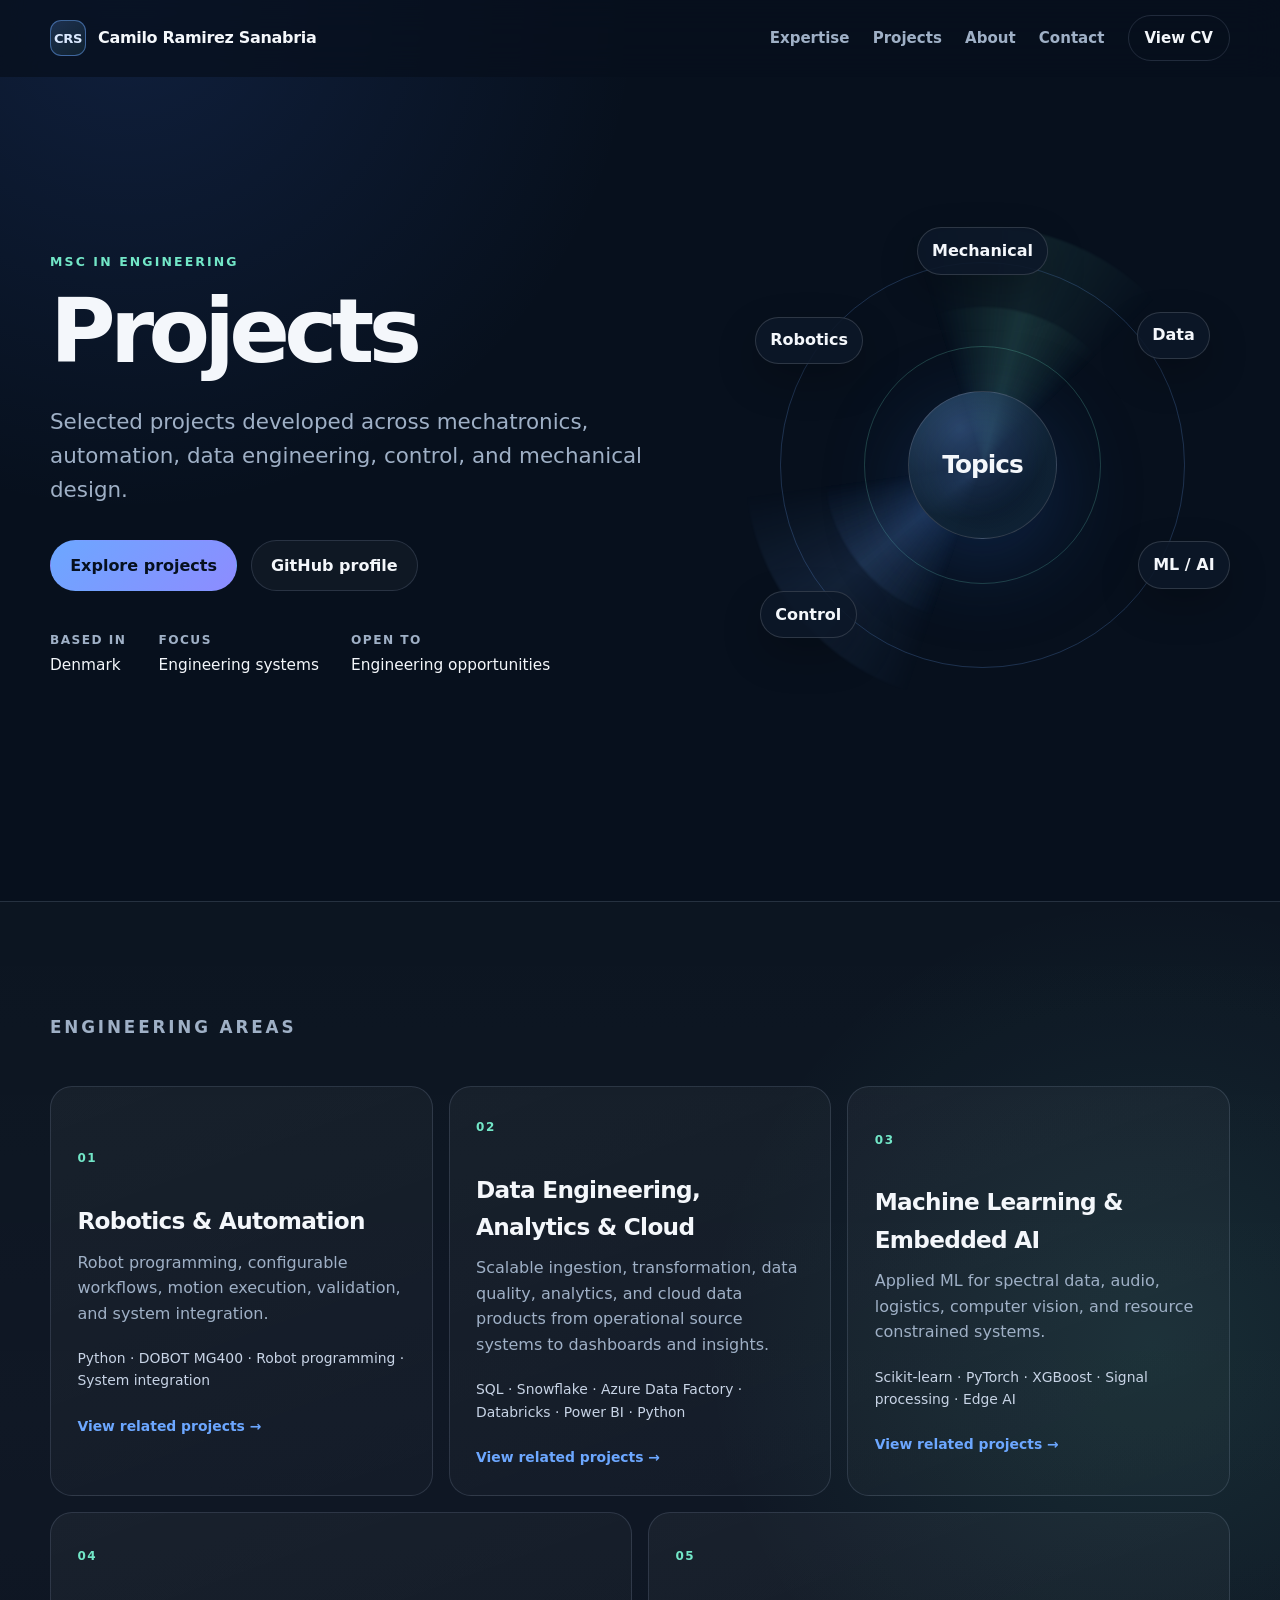
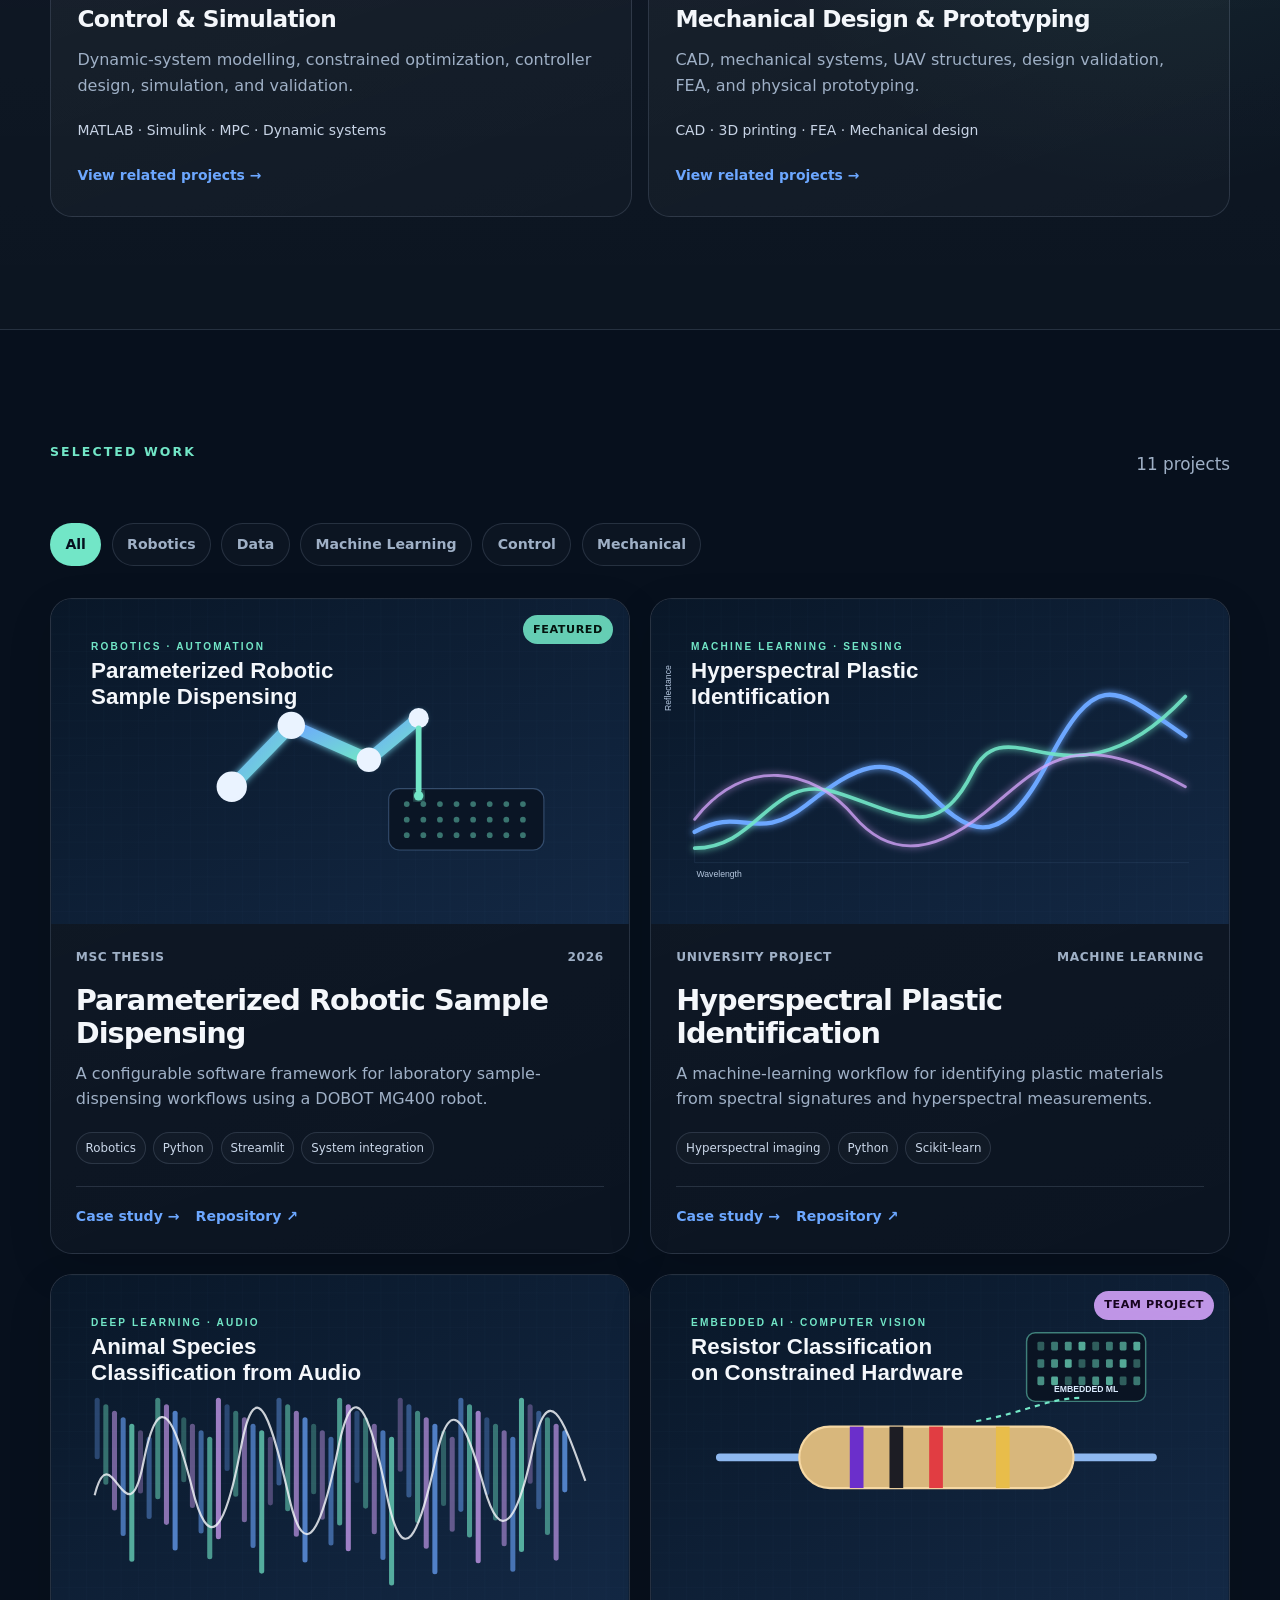
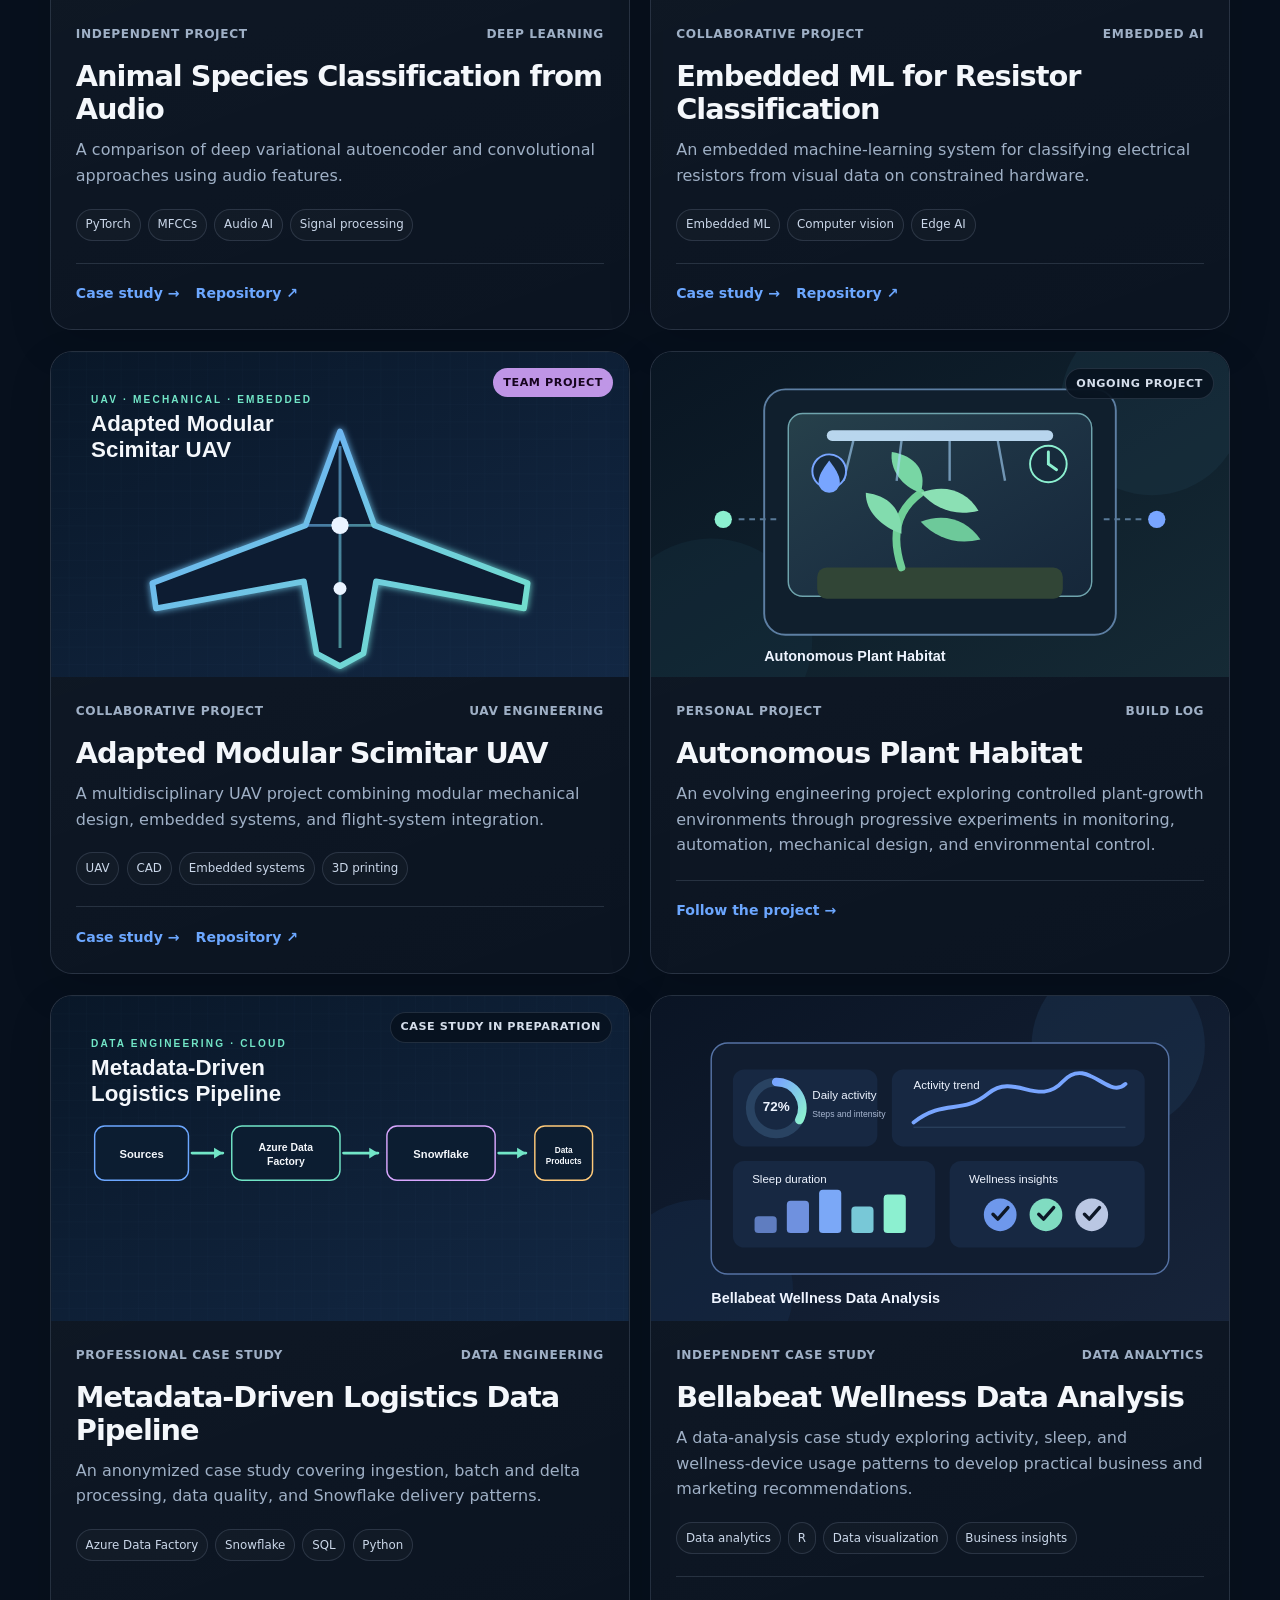
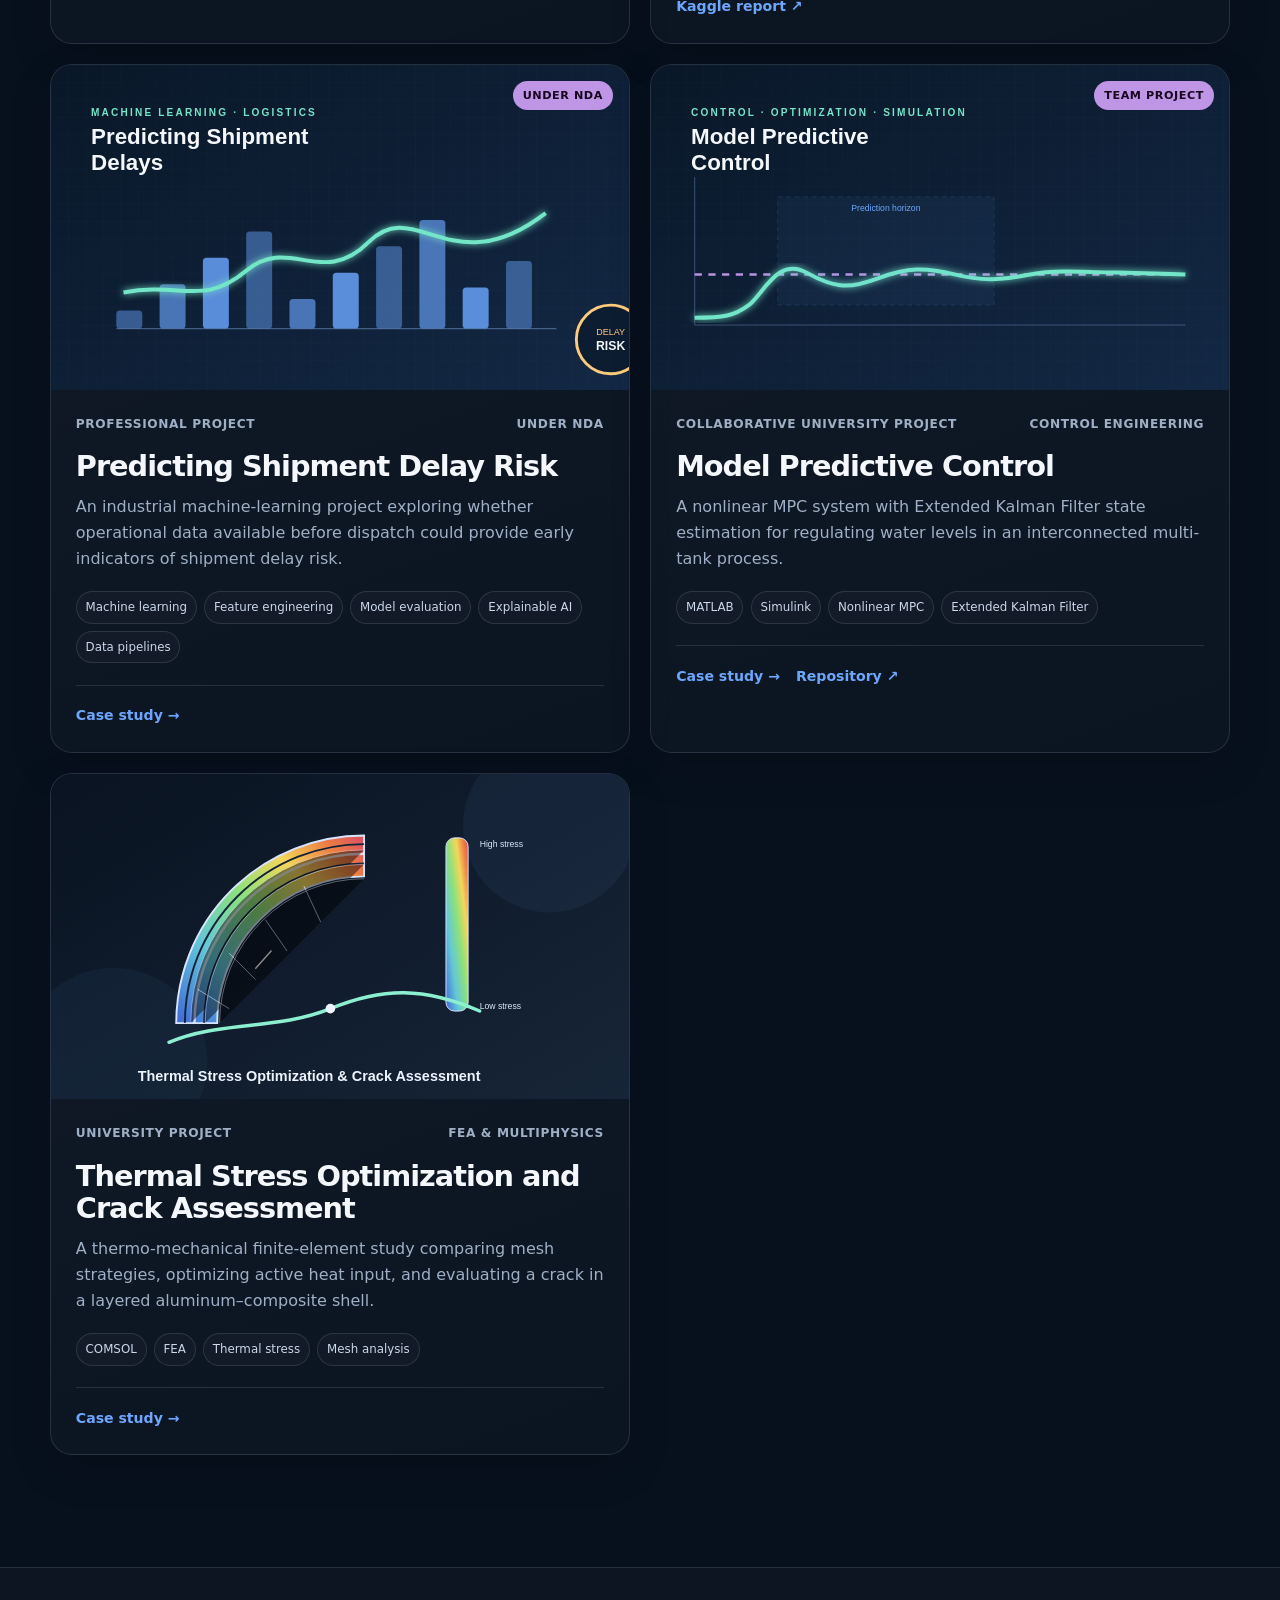
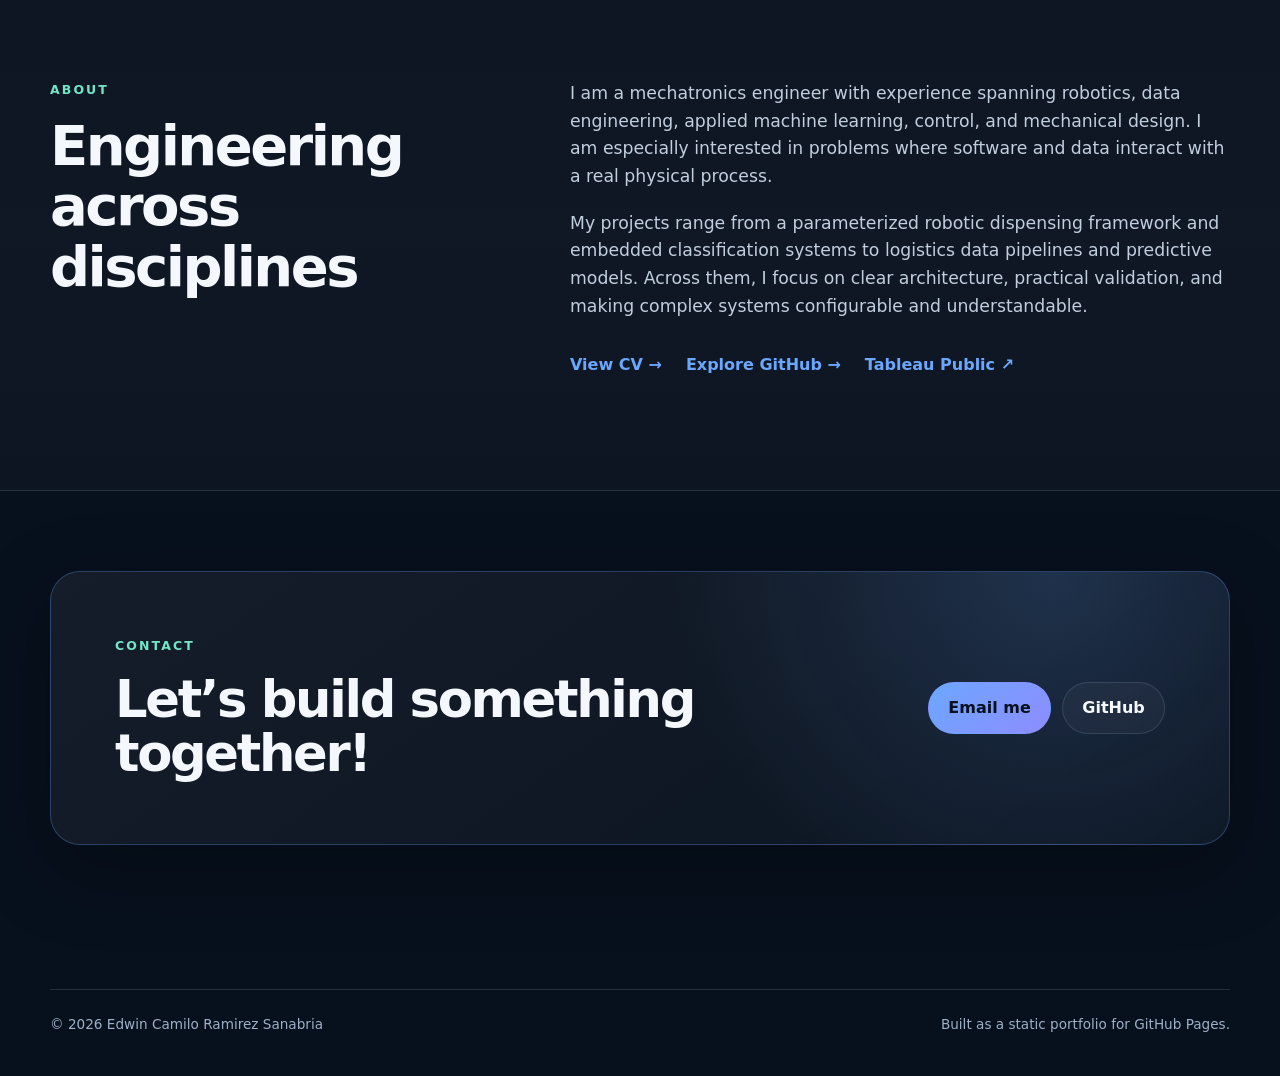
<file: index.html>
<!DOCTYPE html>
<html lang="en">
<head>
  <meta charset="utf-8" />
  <meta name="viewport" content="width=device-width, initial-scale=1" />
  <meta name="description" content="Camilo Ramirez Sanabria — MSc in engineering focused on building intelligent systems across robotics, automation, data, machine learning, control, and mechanical design." />
  <meta name="theme-color" content="#08111f" />
  <title>Camilo Ramirez Sanabria | Portfolio</title>
  <link rel="icon" href="assets/images/favicon.svg" type="image/svg+xml" />
  <link rel="stylesheet" href="assets/css/styles.css" />
  <script defer src="assets/js/main.js"></script>
</head>
<body>
  <a class="skip-link" href="#main-content">Skip to content</a>

  <header class="site-header" id="top">
    <div class="container nav-wrap">
      <a class="brand" href="#top" aria-label="Camilo Ramirez Sanabria home">
        <span class="brand-mark">CRS</span>
        <span class="brand-text">Camilo Ramirez Sanabria</span>
      </a>

      <button class="nav-toggle" type="button" aria-expanded="false" aria-controls="site-nav">
        <span class="sr-only">Toggle navigation</span>
        <span></span><span></span><span></span>
      </button>

      <nav id="site-nav" class="site-nav" aria-label="Primary navigation">
        <a href="#expertise">Expertise</a>
        <a href="#projects">Projects</a>
        <a href="#about">About</a>
        <a href="#contact">Contact</a>
        <a class="nav-cta" href="cv/">View CV</a>
      </nav>
    </div>
  </header>

  <main id="main-content">
    <section class="hero section-shell">
      <div class="container hero-grid">
        <div class="hero-copy reveal">
          <p class="eyebrow">MSc in Engineering</p>
          <h1>Projects</h1>
          <p class="hero-lead">
            Selected projects developed across mechatronics, automation, data engineering, control, and mechanical design.
          </p>
          <div class="hero-actions">
            <a class="button button-primary" href="#projects">Explore projects</a>
            <a class="button button-secondary" href="https://github.com/Camilo1114" target="_blank" rel="noopener">GitHub profile</a>
          </div>
          <ul class="hero-meta" aria-label="Profile highlights">
            <li><strong>Based in</strong><span>Denmark</span></li>
            <li><strong>Focus</strong><span>Engineering systems</span></li>
            <li><strong>Open to</strong><span>Engineering opportunities</span></li>
          </ul>
        </div>

        <div class="hero-visual reveal" aria-label="Engineering disciplines connected as one system">
          <div class="system-orbit">
            <div class="orbit-core">
              <strong>Topics</strong>
            </div>
            <button class="orbit-node node-robotics" data-filter-target="robotics" type="button">Robotics</button>
            <button class="orbit-node node-data" data-filter-target="data" type="button">Data</button>
            <button class="orbit-node node-ml" data-filter-target="ml" type="button">ML / AI</button>
            <button class="orbit-node node-control" data-filter-target="control" type="button">Control</button>
            <button class="orbit-node node-mechanical" data-filter-target="mechanical" type="button">Mechanical</button>
            <div class="orbit-ring ring-one"></div>
            <div class="orbit-ring ring-two"></div>
          </div>
        </div>
      </div>
    </section>

    <section class="section-shell section-muted" id="expertise">
      <div class="container">
        <div class="section-heading reveal">
          <p class="eyebrow">Engineering areas</p>
        </div>

        <div class="expertise-grid">
          <button class="expertise-card reveal" type="button" data-filter-target="robotics">
            <span class="card-number">01</span>
            <h3>Robotics &amp; Automation</h3>
            <p>Robot programming, configurable workflows, motion execution, validation, and system integration.</p>
            <span class="tool-line">Python · DOBOT MG400 · Robot programming · System integration</span>
            <span class="card-link">View related projects →</span>
          </button>

          <button class="expertise-card reveal" type="button" data-filter-target="data">
            <span class="card-number">02</span>
            <h3>Data Engineering, Analytics &amp; Cloud</h3>
            <p>Scalable ingestion, transformation, data quality, analytics, and cloud data products from operational source systems to dashboards and insights.</p>
            <span class="tool-line">SQL · Snowflake · Azure Data Factory · Databricks · Power BI · Python</span>
            <span class="card-link">View related projects →</span>
          </button>

          <button class="expertise-card reveal" type="button" data-filter-target="ml">
            <span class="card-number">03</span>
            <h3>Machine Learning &amp; Embedded AI</h3>
            <p>Applied ML for spectral data, audio, logistics, computer vision, and resource constrained systems.</p>
            <span class="tool-line">Scikit-learn · PyTorch · XGBoost · Signal processing · Edge AI</span>
            <span class="card-link">View related projects →</span>
          </button>

          <button class="expertise-card reveal" type="button" data-filter-target="control">
            <span class="card-number">04</span>
            <h3>Control &amp; Simulation</h3>
            <p>Dynamic-system modelling, constrained optimization, controller design, simulation, and validation.</p>
            <span class="tool-line">MATLAB · Simulink · MPC · Dynamic systems</span>
            <span class="card-link">View related projects →</span>
          </button>

          <button class="expertise-card reveal" type="button" data-filter-target="mechanical">
            <span class="card-number">05</span>
            <h3>Mechanical Design &amp; Prototyping</h3>
            <p>CAD, mechanical systems, UAV structures, design validation, FEA, and physical prototyping.</p>
            <span class="tool-line">CAD · 3D printing · FEA · Mechanical design</span>
            <span class="card-link">View related projects →</span>
          </button>
        </div>
      </div>
    </section>

    <section class="section-shell" id="projects">
      <div class="container">
        <div class="section-heading project-heading reveal">
          <div>
            <p class="eyebrow">Selected work</p>
          </div>
          <p id="project-count" class="project-count" aria-live="polite">11 projects</p>
        </div>

        <div class="filter-bar reveal" role="group" aria-label="Filter projects by discipline">
          <button class="filter-button active" type="button" data-filter="all" aria-pressed="true">All</button>
          <button class="filter-button" type="button" data-filter="robotics" aria-pressed="false">Robotics</button>
          <button class="filter-button" type="button" data-filter="data" aria-pressed="false">Data</button>
          <button class="filter-button" type="button" data-filter="ml" aria-pressed="false">Machine Learning</button>
          <button class="filter-button" type="button" data-filter="control" aria-pressed="false">Control</button>
          <button class="filter-button" type="button" data-filter="mechanical" aria-pressed="false">Mechanical</button>
        </div>

        <div class="projects-grid">
          <article class="project-card reveal" data-categories="robotics mechanical">
            <a class="project-image" href="projects/mg400.html" aria-label="Read the MG400 robotic dispensing case study">
              <img src="assets/images/project-mg400.svg" alt="Abstract illustration of a DOBOT MG400 robot above a sample grid" />
              <span class="project-status status-featured">Featured</span>
            </a>
            <div class="project-body">
              <div class="project-kicker"><span>MSc Thesis</span><span>2026</span></div>
              <h3><a href="projects/mg400.html">Parameterized Robotic Sample Dispensing</a></h3>
              <p>A configurable software framework for laboratory sample-dispensing workflows using a DOBOT MG400 robot.</p>
              <ul class="tag-list" aria-label="Project technologies">
                <li>Robotics</li><li>Python</li><li>Streamlit</li><li>System integration</li>
              </ul>
              <div class="project-actions">
                <a href="projects/mg400.html">Case study →</a>
                <a href="https://github.com/Camilo1114/Pipetting-MG400" target="_blank" rel="noopener">Repository ↗</a>
              </div>
            </div>
          </article>

          <article class="project-card reveal" data-categories="ml">
            <a class="project-image" href="projects/hyperspectral.html" aria-label="Read the hyperspectral plastic identification case study">
              <img src="assets/images/project-hyperspectral.svg" alt="Abstract spectral curves representing hyperspectral material identification" />
            </a>
            <div class="project-body">
              <div class="project-kicker"><span>University project</span><span>Machine learning</span></div>
              <h3><a href="projects/hyperspectral.html">Hyperspectral Plastic Identification</a></h3>
              <p>A machine-learning workflow for identifying plastic materials from spectral signatures and hyperspectral measurements.</p>
              <ul class="tag-list"><li>Hyperspectral imaging</li><li>Python</li><li>Scikit-learn</li></ul>
              <div class="project-actions">
                <a href="projects/hyperspectral.html">Case study →</a>
                <a href="https://github.com/Camilo1114/Hyperspectral-Plastic-Identification" target="_blank" rel="noopener">Repository ↗</a>
              </div>
            </div>
          </article>

          <article class="project-card reveal" data-categories="ml">
            <a class="project-image" href="projects/animal-audio.html" aria-label="Read the animal audio classification case study">
              <img src="assets/images/project-audio.svg" alt="Abstract waveform and spectrogram for animal audio classification" />
            </a>
            <div class="project-body">
              <div class="project-kicker"><span>Independent project</span><span>Deep learning</span></div>
              <h3><a href="projects/animal-audio.html">Animal Species Classification from Audio</a></h3>
              <p>A comparison of deep variational autoencoder and convolutional approaches using audio features.</p>
              <ul class="tag-list"><li>PyTorch</li><li>MFCCs</li><li>Audio AI</li><li>Signal processing</li></ul>
              <div class="project-actions">
                <a href="projects/animal-audio.html">Case study →</a>
                <a href="https://github.com/Camilo1114/Animal-Species-Classification-from-Audio-Recordings" target="_blank" rel="noopener">Repository ↗</a>
              </div>
            </div>
          </article>

          <article class="project-card reveal" data-categories="ml robotics">
            <a class="project-image" href="projects/resistor-classification.html" aria-label="Read the embedded resistor classification case study">
              <img src="assets/images/project-resistor.svg" alt="Abstract resistor and embedded processor illustration" />
              <span class="project-status status-team">Team project</span>
            </a>
            <div class="project-body">
              <div class="project-kicker"><span>Collaborative project</span><span>Embedded AI</span></div>
              <h3><a href="projects/resistor-classification.html">Embedded ML for Resistor Classification</a></h3>
              <p>An embedded machine-learning system for classifying electrical resistors from visual data on constrained hardware.</p>
              <ul class="tag-list"><li>Embedded ML</li><li>Computer vision</li><li>Edge AI</li></ul>
              <div class="project-actions">
                <a href="projects/resistor-classification.html">Case study →</a>
                <a href="https://github.com/Oscilous/APML-Project" target="_blank" rel="noopener">Repository ↗</a>
              </div>
            </div>
          </article>

          <article class="project-card reveal" data-categories="mechanical robotics control">
            <a class="project-image" href="projects/scimitar-uav.html" aria-label="Read the modular UAV case study">
              <img src="assets/images/project-uav.svg" alt="Abstract top view of a modular unmanned aerial vehicle" />
              <span class="project-status status-team">Team project</span>
            </a>
            <div class="project-body">
              <div class="project-kicker"><span>Collaborative project</span><span>UAV engineering</span></div>
              <h3><a href="projects/scimitar-uav.html">Adapted Modular Scimitar UAV</a></h3>
              <p>A multidisciplinary UAV project combining modular mechanical design, embedded systems, and flight-system integration.</p>
              <ul class="tag-list"><li>UAV</li><li>CAD</li><li>Embedded systems</li><li>3D printing</li></ul>
              <div class="project-actions">
                <a href="projects/scimitar-uav.html">Case study →</a>
                <a href="https://github.com/Oscilous/Adapted-Modular-Scimitar" target="_blank" rel="noopener">Repository ↗</a>
              </div>
            </div>
          </article>

          <article class="project-card reveal" data-categories="robotics mechanical">
            <a
              class="project-image"
              href="projects/autonomous-plant-habitat.html"
              aria-label="Read the Autonomous Plant Habitat project"
            >
              <img
                src="assets/images/project-plant-habitat.svg"
                alt="Concept illustration of a controlled habitat for plant-growth experiments"
              />
              <span class="project-status status-progress">Ongoing project</span>
            </a>

            <div class="project-body">
              <div class="project-kicker">
                <span>Personal project</span>
                <span>Build log</span>
              </div>

              <h3>
                <a href="projects/autonomous-plant-habitat.html">
                  Autonomous Plant Habitat
                </a>
              </h3>

              <p>
                An evolving engineering project exploring controlled plant-growth
                environments through progressive experiments in monitoring,
                automation, mechanical design, and environmental control.
              </p>

              <div class="project-actions">
                <a href="projects/autonomous-plant-habitat.html">
                  Follow the project →
                </a>
              </div>
            </div>
          </article>

          <article class="project-card project-card-upcoming reveal" data-categories="data">
            <div class="project-image" aria-hidden="true">
              <img src="assets/images/project-data-pipeline.svg" alt="" />
              <span class="project-status status-progress">Case study in preparation</span>
            </div>
            <div class="project-body">
              <div class="project-kicker"><span>Professional case study</span><span>Data engineering</span></div>
              <h3>Metadata-Driven Logistics Data Pipeline</h3>
              <p>An anonymized case study covering ingestion, batch and delta processing, data quality, and Snowflake delivery patterns.</p>
              <ul class="tag-list"><li>Azure Data Factory</li><li>Snowflake</li><li>SQL</li><li>Python</li></ul>
            </div>
          </article>

          <article class="project-card reveal" data-categories="data">
            <a
              class="project-image"
              href="https://www.kaggle.com/code/camiloramirez14/bellabeat-case-study-notebook/report"
              target="_blank"
              rel="noopener noreferrer"
              aria-label="Read the Bellabeat wellness data analysis case study"
            >
              <img
                src="assets/images/project-bellabeat.svg"
                alt="Data visualization representing activity, sleep, and wellness patterns"
              />
            </a>

            <div class="project-body">
              <div class="project-kicker">
                <span>Independent case study</span>
                <span>Data analytics</span>
              </div>

              <h3>
                <a
                  href="https://www.kaggle.com/code/camiloramirez14/bellabeat-case-study-notebook/report"
                  target="_blank"
                  rel="noopener noreferrer"
                >
                  Bellabeat Wellness Data Analysis
                </a>
              </h3>

              <p>
                A data-analysis case study exploring activity, sleep, and
                wellness-device usage patterns to develop practical business
                and marketing recommendations.
              </p>

              <ul class="tag-list">
                <li>Data analytics</li>
                <li>R</li>
                <li>Data visualization</li>
                <li>Business insights</li>
              </ul>

              <div class="project-actions">
                <a
                  href="https://www.kaggle.com/code/camiloramirez14/bellabeat-case-study-notebook/report"
                  target="_blank"
                  rel="noopener noreferrer"
                >
                  Kaggle report ↗
                </a>
              </div>
            </div>
          </article>

          <article
            class="project-card reveal"
            data-categories="data ml"
          >
            <a
              class="project-image"
              href="projects/shipment-delay-prediction.html"
              aria-label="Read the shipment-delay prediction case study"
            >
              <img
                src="assets/images/project-delay-ml.svg"
                alt="Machine-learning system for predicting shipment delay risk"
              />

              <span class="project-status status-team">
                Under NDA
              </span>
            </a>

            <div class="project-body">

              <div class="project-kicker">
                <span>Professional project</span>
                <span>Under NDA</span>
              </div>

              <h3>
                <a href="projects/shipment-delay-prediction.html">
                  Predicting Shipment Delay Risk
                </a>
              </h3>

              <p>
                An industrial machine-learning project exploring whether operational
                data available before dispatch could provide early indicators of
                shipment delay risk.
              </p>

              <ul
                class="tag-list"
                aria-label="Project areas"
              >
                <li>Machine learning</li>
                <li>Feature engineering</li>
                <li>Model evaluation</li>
                <li>Explainable AI</li>
                <li>Data pipelines</li>
              </ul>

              <div class="project-actions">
                <a href="projects/shipment-delay-prediction.html">
                  Case study →
                </a>
              </div>

            </div>
          </article>

          <article class="project-card reveal" data-categories="control">

            <a
              class="project-image"
              href="projects/mpc.html"
              aria-label="Read the model predictive control case study"
            >
              <img
                src="assets/images/project-mpc.svg"
                alt="Model predictive control for an interconnected multi-tank system"
              />

              <span class="project-status status-team">
                Team project
              </span>
            </a>

            <div class="project-body">

              <div class="project-kicker">
                <span>Collaborative university project</span>
                <span>Control engineering</span>
              </div>

              <h3>
                <a href="projects/mpc.html">
                  Model Predictive Control
                </a>
              </h3>

              <p>
                A nonlinear MPC system with Extended Kalman Filter state estimation
                for regulating water levels in an interconnected multi-tank process.
              </p>

              <ul
                class="tag-list"
                aria-label="Project technologies"
              >
                <li>MATLAB</li>
                <li>Simulink</li>
                <li>Nonlinear MPC</li>
                <li>Extended Kalman Filter</li>
              </ul>

              <div class="project-actions">
                <a href="projects/mpc.html">
                  Case study →
                </a>

                <a
                  href="https://github.com/Camilo1114/MPC"
                  target="_blank"
                  rel="noopener noreferrer"
                >
                  Repository ↗
                </a>
              </div>

            </div>

          </article>

          <article class="project-card reveal" data-categories="mechanical control">
            <a
              class="project-image"
              href="projects/thermal-stress-layered-shell.html"
              aria-label="Read the thermal stress and crack assessment case study"
            >
              <img
                src="assets/images/project-thermal-stress.svg"
                alt="Finite-element simulation of thermal stress in a layered composite shell"
              />
            </a>

            <div class="project-body">
              <div class="project-kicker">
                <span>University project</span>
                <span>FEA &amp; multiphysics</span>
              </div>

              <h3>
                <a href="projects/thermal-stress-layered-shell.html">
                  Thermal Stress Optimization and Crack Assessment
                </a>
              </h3>

              <p>
                A thermo-mechanical finite-element study comparing mesh
                strategies, optimizing active heat input, and evaluating a
                crack in a layered aluminum–composite shell.
              </p>

              <ul class="tag-list">
                <li>COMSOL</li>
                <li>FEA</li>
                <li>Thermal stress</li>
                <li>Mesh analysis</li>
              </ul>

              <div class="project-actions">
                <a href="projects/thermal-stress-layered-shell.html">
                  Case study →
                </a>
              </div>
            </div>
          </article>
        </div>

        <p class="empty-state" hidden>No projects are available in this category yet.</p>
      </div>
    </section>

    <section class="section-shell section-muted" id="about">
      <div class="container about-grid">
        <div class="section-heading reveal">
          <p class="eyebrow">About</p>
          <h2>Engineering across disciplines</h2>
        </div>
        <div class="about-copy reveal">
          <p>
            I am a mechatronics engineer with experience spanning robotics, data engineering, applied machine learning, control, and mechanical design. I am especially interested in problems where software and data interact with a real physical process.
          </p>
          <p>
            My projects range from a parameterized robotic dispensing framework and embedded classification systems to logistics data pipelines and predictive models. Across them, I focus on clear architecture, practical validation, and making complex systems configurable and understandable.
          </p>
          <div class="about-links">
            <a href="cv/">View CV →</a>
            <a href="https://github.com/Camilo1114" target="_blank" rel="noopener">Explore GitHub →</a>
            <a href="https://public.tableau.com/app/profile/camilo.ram.rez/vizzes" target="_blank" rel="noopener noreferrer">Tableau Public ↗</a>
          </div>
        </div>
      </div>
    </section>

    <section class="section-shell contact-section" id="contact">
      <div class="container contact-card reveal">
        <div>
          <p class="eyebrow">Contact</p>
          <h2>Let’s build something together!</h2>
        </div>
        <div class="contact-actions">
          <a class="button button-primary" href="mailto:camilo.ramirez1114@gmail.com">Email me</a>
          <a class="button button-secondary" href="https://github.com/Camilo1114" target="_blank" rel="noopener">GitHub</a>
        </div>
      </div>
    </section>
  </main>

  <footer class="site-footer">
    <div class="container footer-row">
      <p>© <span id="current-year"></span> Edwin Camilo Ramirez Sanabria</p>
      <p>Built as a static portfolio for GitHub Pages.</p>
    </div>
  </footer>
</body>
</html>
</file>
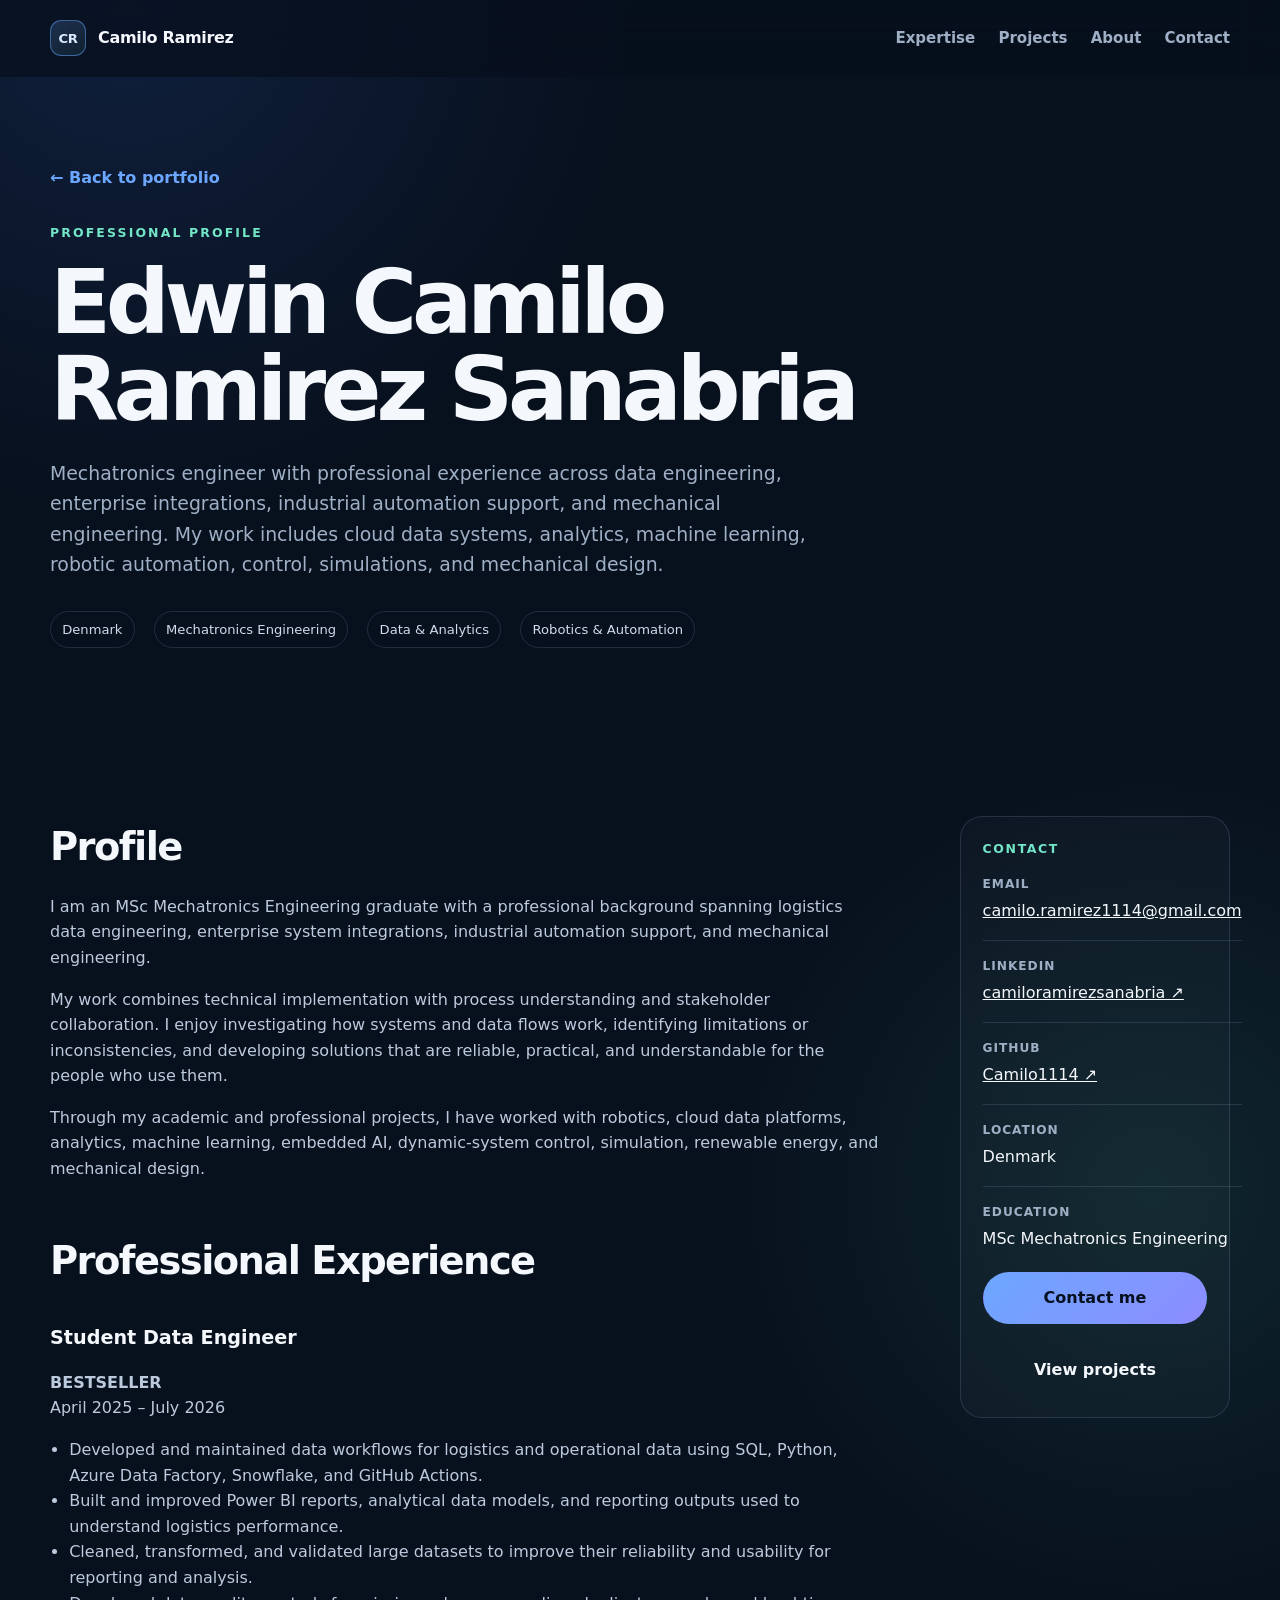
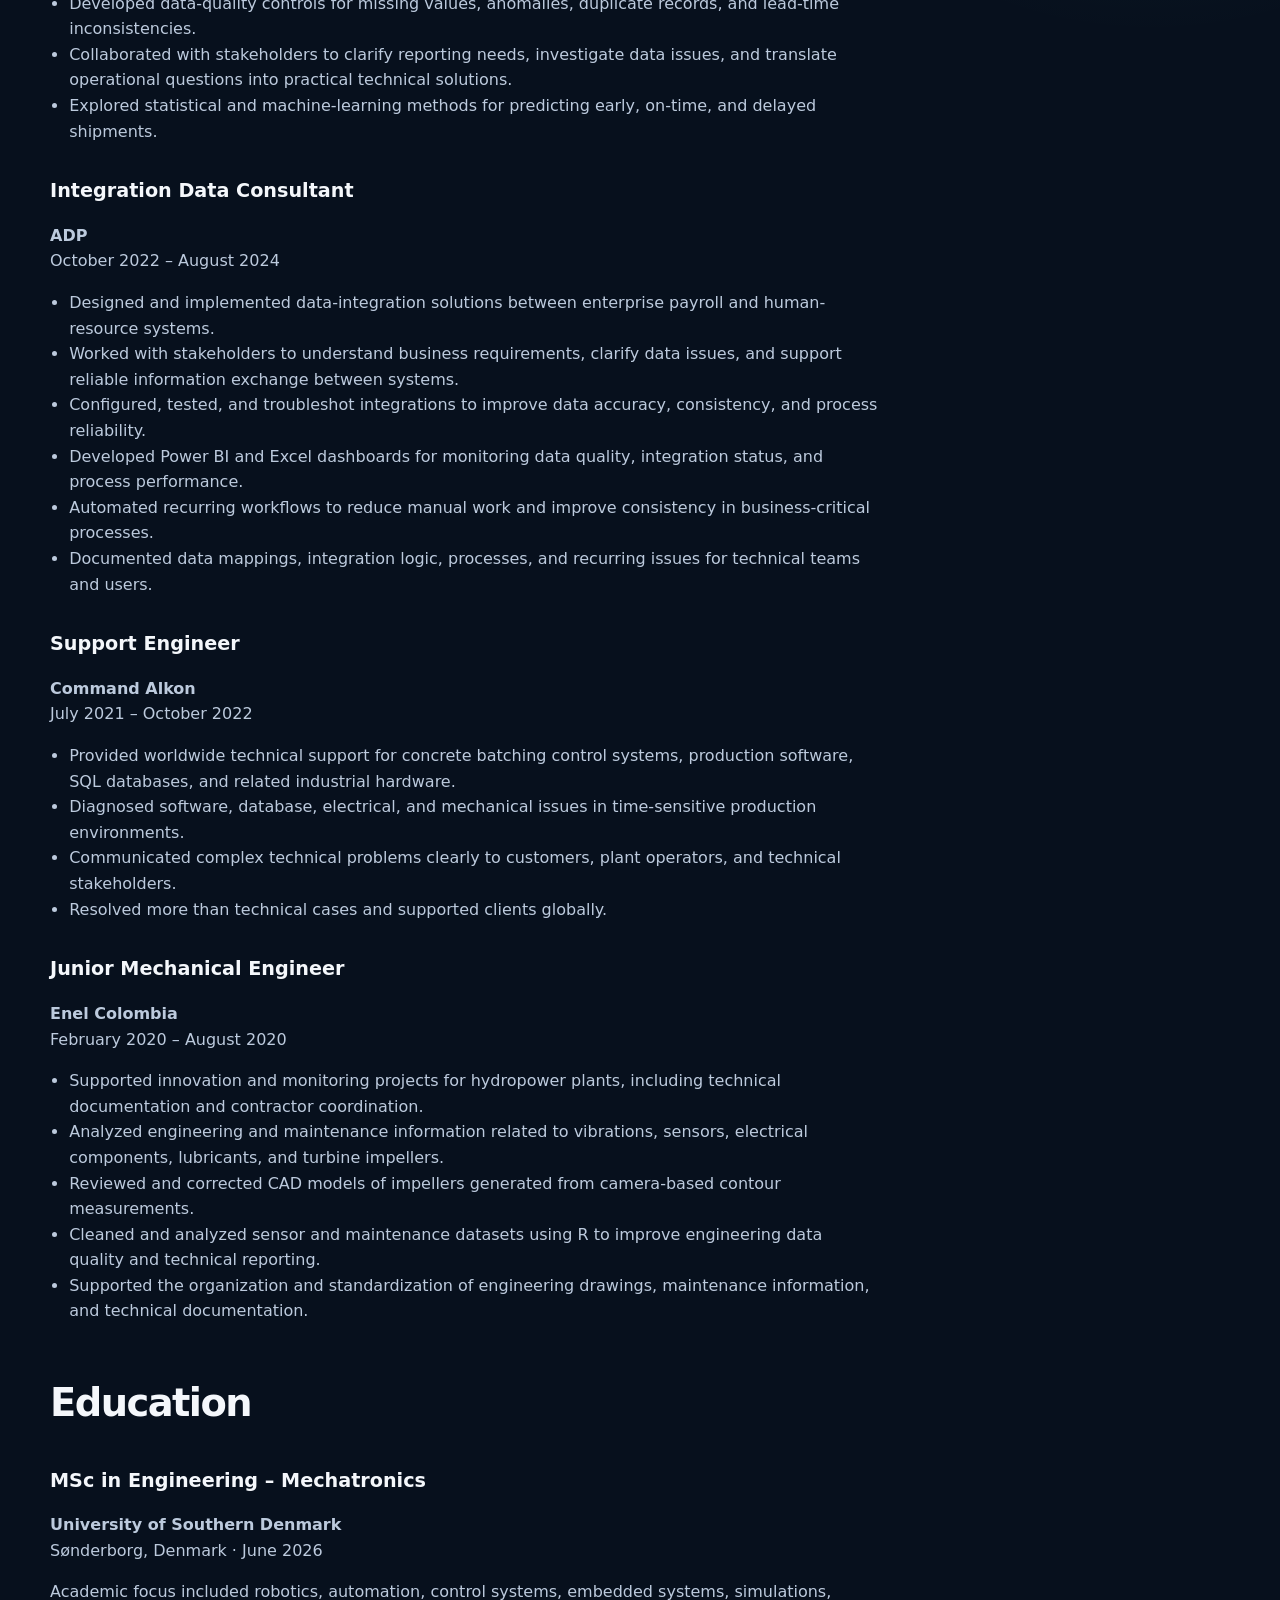
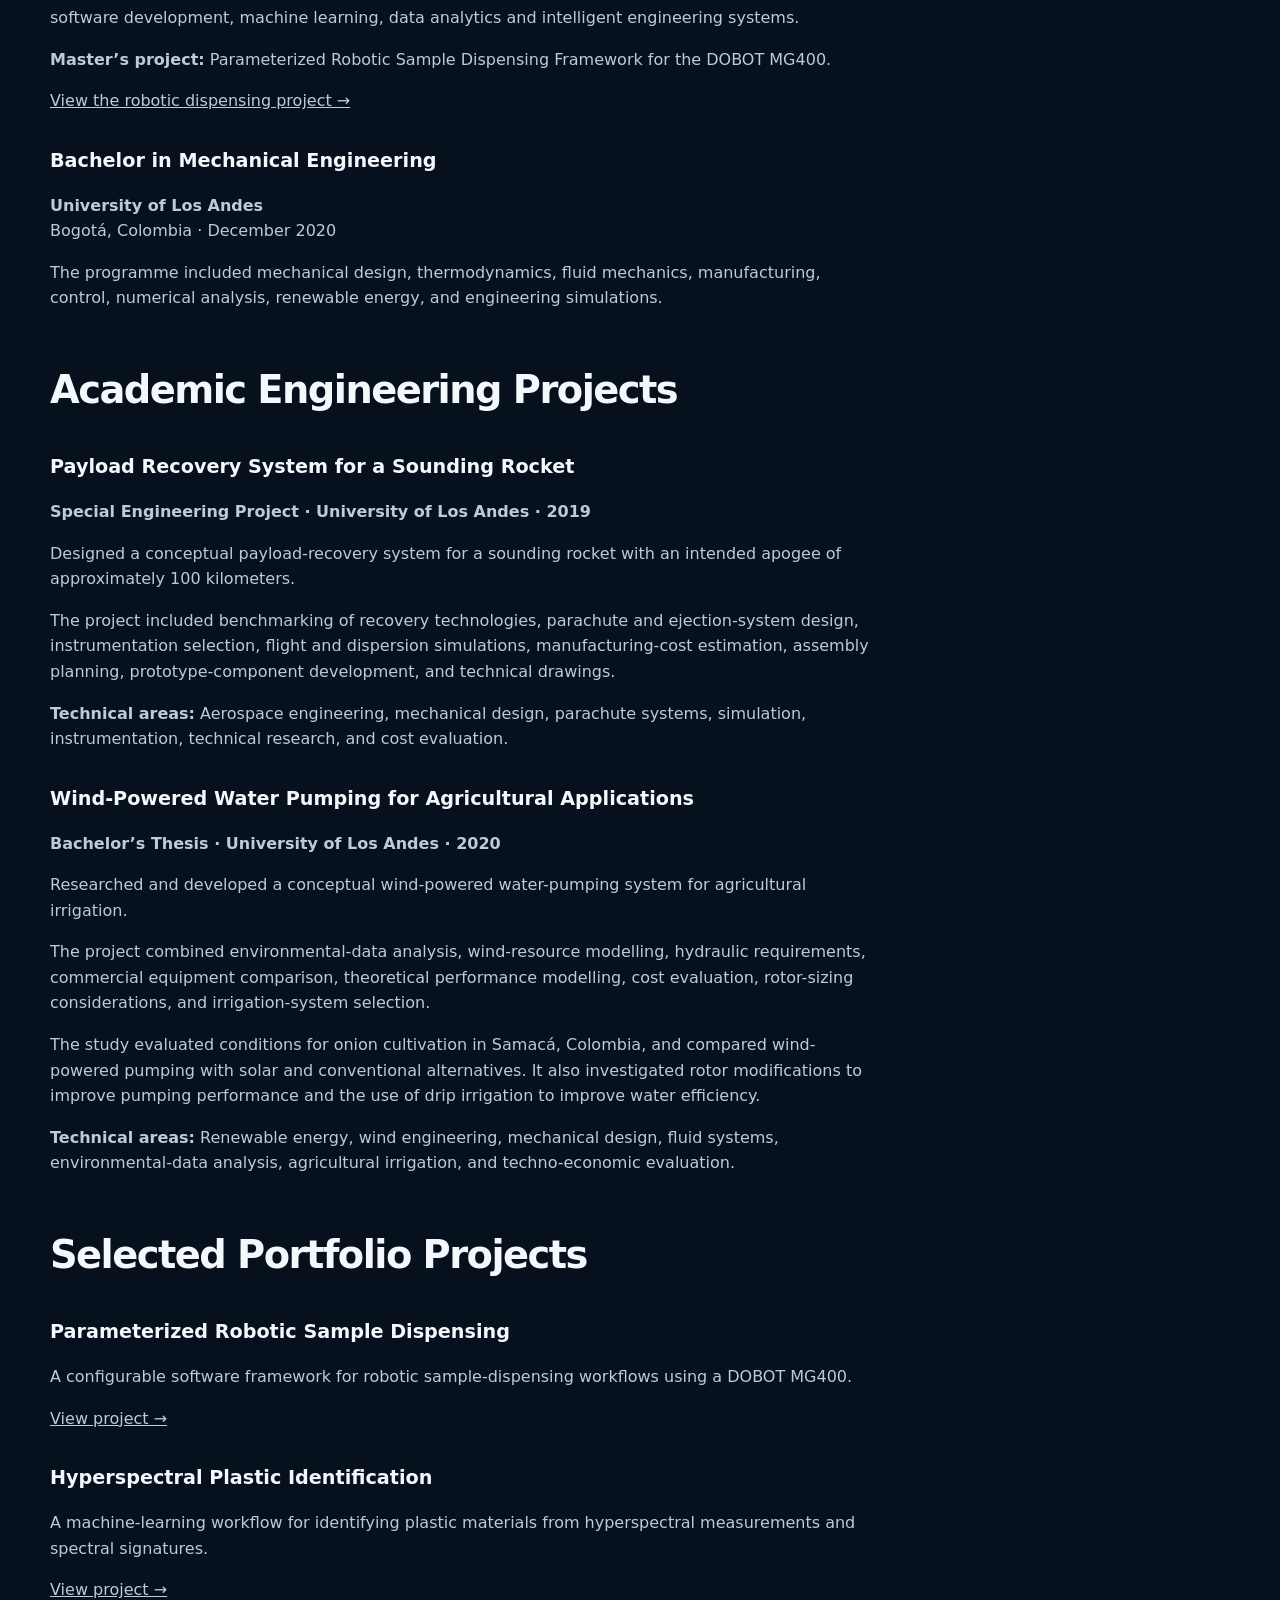
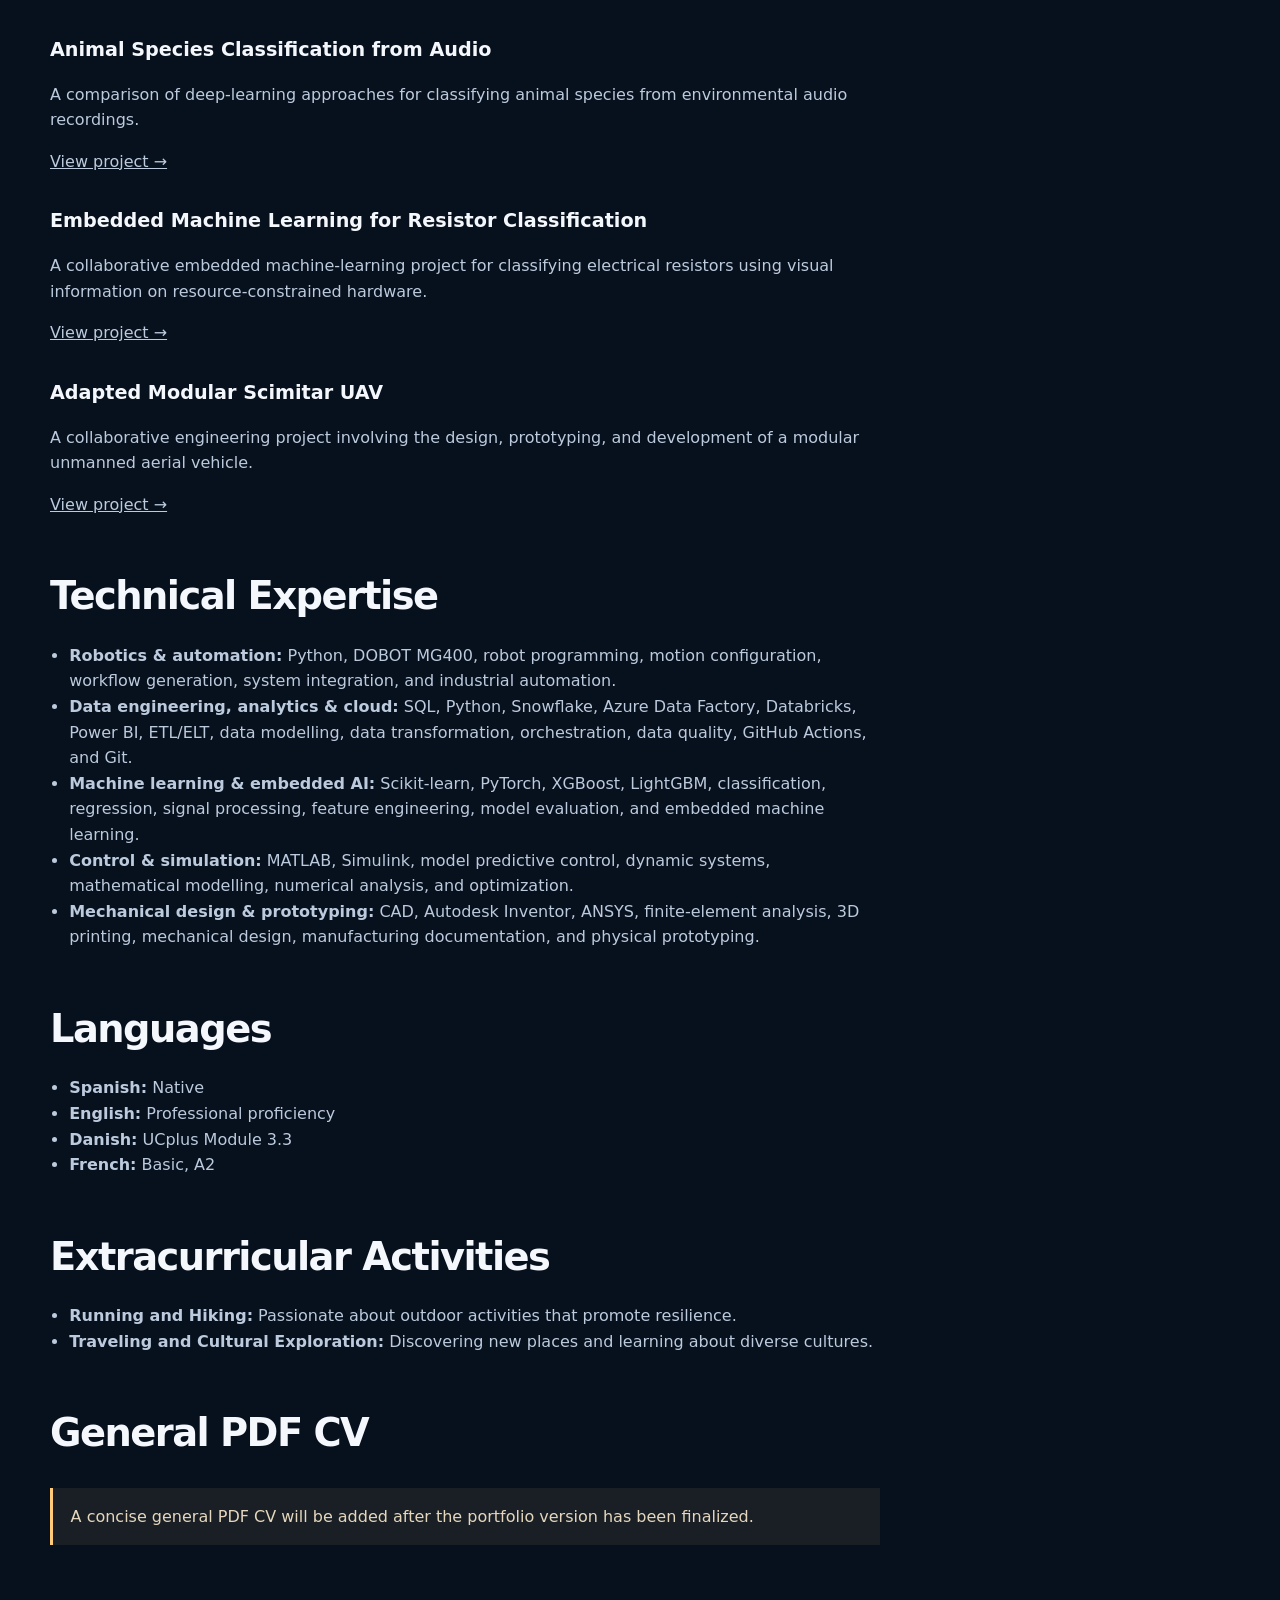
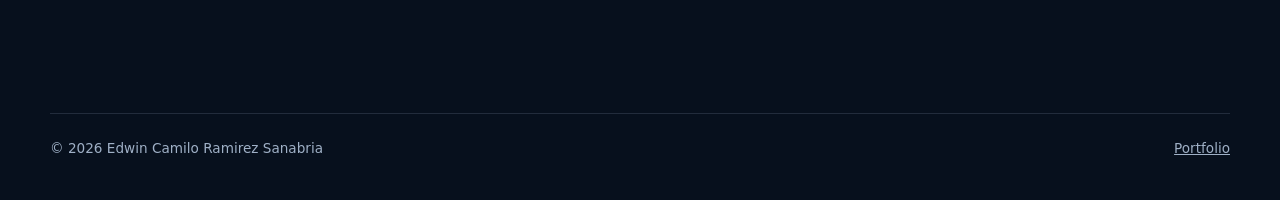
<file: cv/index.html>
<!DOCTYPE html>
<html lang="en">
<head>
  <meta charset="utf-8" />
  <meta name="viewport" content="width=device-width, initial-scale=1" />

  <meta
    name="description"
    content="Professional profile and CV for Camilo Ramirez Sanabria, MSc Mechatronics Engineering with experience in data engineering, robotics, automation, machine learning, control, and mechanical design."
  />

  <meta name="theme-color" content="#08111f" />

  <title>CV | Camilo Ramirez</title>

  <link
    rel="icon"
    href="../assets/images/favicon.svg"
    type="image/svg+xml"
  />

  <link
    rel="stylesheet"
    href="../assets/css/styles.css"
  />
</head>

<body class="project-page">

  <header class="site-header">
    <div class="container nav-wrap">

      <a class="brand" href="../index.html">
        <span class="brand-mark">CR</span>
        <span class="brand-text">Camilo Ramirez</span>
      </a>

      <nav class="site-nav" aria-label="Primary navigation">
        <a href="../index.html#expertise">Expertise</a>
        <a href="../index.html#projects">Projects</a>
        <a href="../index.html#about">About</a>
        <a href="../index.html#contact">Contact</a>
      </nav>

    </div>
  </header>

  <main>

    <!-- Hero -->
    <section class="case-hero">
      <div class="container">

        <a class="case-back" href="../index.html">
          ← Back to portfolio
        </a>

        <p class="eyebrow">Professional profile</p>

        <h1 class="case-title">
          Edwin Camilo Ramirez Sanabria
        </h1>

        <p class="case-lead">
          Mechatronics engineer with professional experience across data
          engineering, enterprise integrations, industrial automation support,
          and mechanical engineering. My work includes cloud data systems,
          analytics, machine learning, robotic automation, control, simulations,
          and mechanical design.
        </p>

        <div class="case-meta">
          <span>Denmark</span>
          <span>Mechatronics Engineering</span>
          <span>Data &amp; Analytics</span>
          <span>Robotics &amp; Automation</span>
        </div>

      </div>
    </section>

    <!-- Main content -->
    <section class="section-shell">
      <div class="container case-layout">

        <article class="case-content">

          <!-- Profile -->
          <h2 id="profile">Profile</h2>

          <p>
            I am an MSc Mechatronics Engineering graduate with a professional
            background spanning logistics data engineering, enterprise system
            integrations, industrial automation support, and mechanical
            engineering.
          </p>

          <p>
            My work combines technical implementation with process
            understanding and stakeholder collaboration. I enjoy investigating
            how systems and data flows work, identifying limitations or
            inconsistencies, and developing solutions that are reliable,
            practical, and understandable for the people who use them.
          </p>

          <p>
            Through my academic and professional projects, I have worked with
            robotics, cloud data platforms, analytics, machine learning,
            embedded AI, dynamic-system control, simulation, renewable energy,
            and mechanical design.
          </p>


          <!-- Professional Experience -->
          <h2 id="experience">Professional Experience</h2>

          <h3>Student Data Engineer</h3>

          <p>
            <strong>BESTSELLER</strong><br />
            April 2025 – July 2026
          </p>

          <ul>
            <li>
              Developed and maintained data workflows for logistics and
              operational data using SQL, Python, Azure Data Factory,
              Snowflake, and GitHub Actions.
            </li>

            <li>
              Built and improved Power BI reports, analytical data models, and
              reporting outputs used to understand logistics performance.
            </li>

            <li>
              Cleaned, transformed, and validated large datasets to improve
              their reliability and usability for reporting and analysis.
            </li>

            <li>
              Developed data-quality controls for missing values, anomalies,
              duplicate records, and lead-time inconsistencies.
            </li>

            <li>
              Collaborated with stakeholders to clarify reporting needs,
              investigate data issues, and translate operational questions into
              practical technical solutions.
            </li>

            <li>
              Explored statistical and machine-learning methods for predicting
              early, on-time, and delayed shipments.
            </li>
          </ul>


          <h3>Integration Data Consultant</h3>

          <p>
            <strong>ADP</strong><br />
            October 2022 – August 2024
          </p>

          <ul>
            <li>
              Designed and implemented data-integration solutions between
              enterprise payroll and human-resource systems.
            </li>

            <li>
              Worked with stakeholders to understand business requirements,
              clarify data issues, and support reliable information exchange
              between systems.
            </li>

            <li>
              Configured, tested, and troubleshot integrations to improve data
              accuracy, consistency, and process reliability.
            </li>

            <li>
              Developed Power BI and Excel dashboards for monitoring data
              quality, integration status, and process performance.
            </li>

            <li>
              Automated recurring workflows to reduce manual work and improve
              consistency in business-critical processes.
            </li>

            <li>
              Documented data mappings, integration logic, processes, and
              recurring issues for technical teams and users.
            </li>
          </ul>


          <h3>Support Engineer</h3>

          <p>
            <strong>Command Alkon</strong><br />
            July 2021 – October 2022
          </p>

          <ul>
            <li>
              Provided worldwide technical support for concrete batching
              control systems, production software, SQL databases, and related
              industrial hardware.
            </li>

            <li>
              Diagnosed software, database, electrical, and mechanical issues
              in time-sensitive production environments.
            </li>

            <li>
              Communicated complex technical problems clearly to customers,
              plant operators, and technical stakeholders.
            </li>

            <li>
              Resolved more than technical cases and supported clients globally.
            </li>
          </ul>


          <h3>Junior Mechanical Engineer</h3>

          <p>
            <strong>Enel Colombia</strong><br />
            February 2020 – August 2020
          </p>

          <ul>
            <li>
              Supported innovation and monitoring projects for hydropower
              plants, including technical documentation and contractor
              coordination.
            </li>

            <li>
              Analyzed engineering and maintenance information related to
              vibrations, sensors, electrical components, lubricants, and
              turbine impellers.
            </li>

            <li>
              Reviewed and corrected CAD models of impellers generated from
              camera-based contour measurements.
            </li>

            <li>
              Cleaned and analyzed sensor and maintenance datasets using R to
              improve engineering data quality and technical reporting.
            </li>

            <li>
              Supported the organization and standardization of engineering
              drawings, maintenance information, and technical documentation.
            </li>
          </ul>


          <!-- Education -->
          <h2 id="education">Education</h2>

          <h3>MSc in Engineering – Mechatronics</h3>

          <p>
            <strong>University of Southern Denmark</strong><br />
            Sønderborg, Denmark · June 2026
          </p>

          <p>
            Academic focus included robotics, automation, control systems,
            embedded systems, simulations, software development, machine learning, data analytics and intelligent
            engineering systems.
          </p>

          <p>
            <strong>Master’s project:</strong>
            Parameterized Robotic Sample Dispensing Framework for the DOBOT
            MG400.
          </p>

          <p>
            <a href="../projects/mg400.html">
              View the robotic dispensing project →
            </a>
          </p>


          <h3>Bachelor in Mechanical Engineering</h3>

          <p>
            <strong>University of Los Andes</strong><br />
            Bogotá, Colombia · December 2020
          </p>

          <p>
            The programme included mechanical design, thermodynamics, fluid
            mechanics, manufacturing, control, numerical analysis, renewable
            energy, and engineering simulations.
          </p>


          <!-- Academic Engineering Projects -->
          <h2 id="academic-projects">Academic Engineering Projects</h2>

          <h3>Payload Recovery System for a Sounding Rocket</h3>

          <p>
            <strong>
              Special Engineering Project · University of Los Andes · 2019
            </strong>
          </p>

          <p>
            Designed a conceptual payload-recovery system for a sounding rocket
            with an intended apogee of approximately 100 kilometers.
          </p>

          <p>
            The project included benchmarking of recovery technologies,
            parachute and ejection-system design, instrumentation selection,
            flight and dispersion simulations, manufacturing-cost estimation,
            assembly planning, prototype-component development, and technical
            drawings.
          </p>

          <p>
            <strong>Technical areas:</strong>
            Aerospace engineering, mechanical design, parachute systems,
            simulation, instrumentation, technical research, and cost
            evaluation.
          </p>


          <h3>Wind-Powered Water Pumping for Agricultural Applications</h3>

          <p>
            <strong>
              Bachelor’s Thesis · University of Los Andes · 2020
            </strong>
          </p>

          <p>
            Researched and developed a conceptual wind-powered water-pumping
            system for agricultural irrigation.
          </p>

          <p>
            The project combined environmental-data analysis, wind-resource
            modelling, hydraulic requirements, commercial equipment
            comparison, theoretical performance modelling, cost evaluation,
            rotor-sizing considerations, and irrigation-system selection.
          </p>

          <p>
            The study evaluated conditions for onion cultivation in Samacá,
            Colombia, and compared wind-powered pumping with solar and
            conventional alternatives. It also investigated rotor modifications
            to improve pumping performance and the use of drip irrigation to
            improve water efficiency.
          </p>

          <p>
            <strong>Technical areas:</strong>
            Renewable energy, wind engineering, mechanical design, fluid
            systems, environmental-data analysis, agricultural irrigation, and
            techno-economic evaluation.
          </p>


          <!-- Selected Portfolio Projects -->
          <h2 id="selected-projects">Selected Portfolio Projects</h2>

          <h3>Parameterized Robotic Sample Dispensing</h3>

          <p>
            A configurable software framework for robotic sample-dispensing
            workflows using a DOBOT MG400.
          </p>

          <p>
            <a href="../projects/mg400.html">
              View project →
            </a>
          </p>


          <h3>Hyperspectral Plastic Identification</h3>

          <p>
            A machine-learning workflow for identifying plastic materials from
            hyperspectral measurements and spectral signatures.
          </p>

          <p>
            <a href="../projects/hyperspectral.html">
              View project →
            </a>
          </p>


          <h3>Animal Species Classification from Audio</h3>

          <p>
            A comparison of deep-learning approaches for classifying animal
            species from environmental audio recordings.
          </p>

          <p>
            <a href="../projects/animal-audio.html">
              View project →
            </a>
          </p>


          <h3>Embedded Machine Learning for Resistor Classification</h3>

          <p>
            A collaborative embedded machine-learning project for classifying
            electrical resistors using visual information on
            resource-constrained hardware.
          </p>

          <p>
            <a href="../projects/resistor-classification.html">
              View project →
            </a>
          </p>


          <h3>Adapted Modular Scimitar UAV</h3>

          <p>
            A collaborative engineering project involving the design,
            prototyping, and development of a modular unmanned aerial vehicle.
          </p>

          <p>
            <a href="../projects/scimitar-uav.html">
              View project →
            </a>
          </p>


          <!-- Technical Expertise -->
          <h2 id="technical-expertise">Technical Expertise</h2>

          <ul>
            <li>
              <strong>Robotics &amp; automation:</strong>
              Python, DOBOT MG400, robot programming, motion configuration,
              workflow generation, system integration, and industrial
              automation.
            </li>

            <li>
              <strong>Data engineering, analytics &amp; cloud:</strong>
              SQL, Python, Snowflake, Azure Data Factory, Databricks, Power BI,
              ETL/ELT, data modelling, data transformation, orchestration, data
              quality, GitHub Actions, and Git.
            </li>

            <li>
              <strong>Machine learning &amp; embedded AI:</strong>
              Scikit-learn, PyTorch, XGBoost, LightGBM, classification,
              regression, signal processing, feature engineering, model
              evaluation, and embedded machine learning.
            </li>

            <li>
              <strong>Control &amp; simulation:</strong>
              MATLAB, Simulink, model predictive control, dynamic systems,
              mathematical modelling, numerical analysis, and optimization.
            </li>

            <li>
              <strong>Mechanical design &amp; prototyping:</strong>
              CAD, Autodesk Inventor, ANSYS, finite-element analysis, 3D
              printing, mechanical design, manufacturing documentation, and
              physical prototyping.
            </li>
          </ul>


          <!-- Languages -->
          <h2 id="languages">Languages</h2>

          <ul>
            <li>
              <strong>Spanish:</strong>
              Native
            </li>

            <li>
              <strong>English:</strong>
              Professional proficiency
            </li>

            <li>
              <strong>Danish:</strong>
              UCplus Module 3.3
            </li>

            <li>
              <strong>French:</strong>
              Basic, A2
            </li>
          </ul>


          <!-- Extracurricular Activities -->
          <h2 id="extracurricular">Extracurricular Activities</h2>

          <ul>
            <li>
              <strong>Running and Hiking:</strong>
              Passionate about outdoor activities that promote resilience.
            </li>

            <li>
              <strong>Traveling and Cultural Exploration:</strong>
              Discovering new places and learning about diverse cultures.
            </li>
          </ul>


          <!-- PDF -->
          <h2 id="pdf-cv">General PDF CV</h2>

          <div class="notice">
            A concise general PDF CV will be added after the portfolio version
            has been finalized.
          </div>

          <!-- Replace the notice above with this button when the PDF is ready:

          <a
            class="button button-primary"
            href="../cv/Camilo_Ramirez_CV.pdf"
            target="_blank"
            rel="noopener noreferrer"
          >
            Download General CV
          </a>

          -->

        </article>


        <!-- Sidebar -->
        <aside class="case-sidebar">

          <h2>Contact</h2>

          <dl class="case-facts">

            <div>
              <dt>Email</dt>
              <dd>
                <a href="mailto:camilo.ramirez1114@gmail.com">
                  camilo.ramirez1114@gmail.com
                </a>
              </dd>
            </div>

            <div>
              <dt>LinkedIn</dt>
              <dd>
                <a
                  href="https://www.linkedin.com/in/camiloramirezsanabria/"
                  target="_blank"
                  rel="noopener noreferrer"
                >
                  camiloramirezsanabria ↗
                </a>
              </dd>
            </div>

            <div>
              <dt>GitHub</dt>
              <dd>
                <a
                  href="https://github.com/Camilo1114"
                  target="_blank"
                  rel="noopener noreferrer"
                >
                  Camilo1114 ↗
                </a>
              </dd>
            </div>

            <div>
              <dt>Location</dt>
              <dd>Denmark</dd>
            </div>

            <div>
              <dt>Education</dt>
              <dd>MSc Mechatronics Engineering</dd>
            </div>

          </dl>

          <a
            class="button button-primary"
            href="mailto:camilo.ramirez1114@gmail.com"
          >
            Contact me
          </a>

          <a
            class="button"
            href="../index.html#projects"
          >
            View projects
          </a>

        </aside>

      </div>
    </section>

  </main>


  <footer class="site-footer">
    <div class="container footer-row">

      <p>
        © <span id="current-year"></span>
        Edwin Camilo Ramirez Sanabria
      </p>

      <p>
        <a href="../index.html">
          Portfolio
        </a>
      </p>

    </div>
  </footer>


  <script
    defer
    src="../assets/js/main.js"
  ></script>

</body>
</html>
</file>
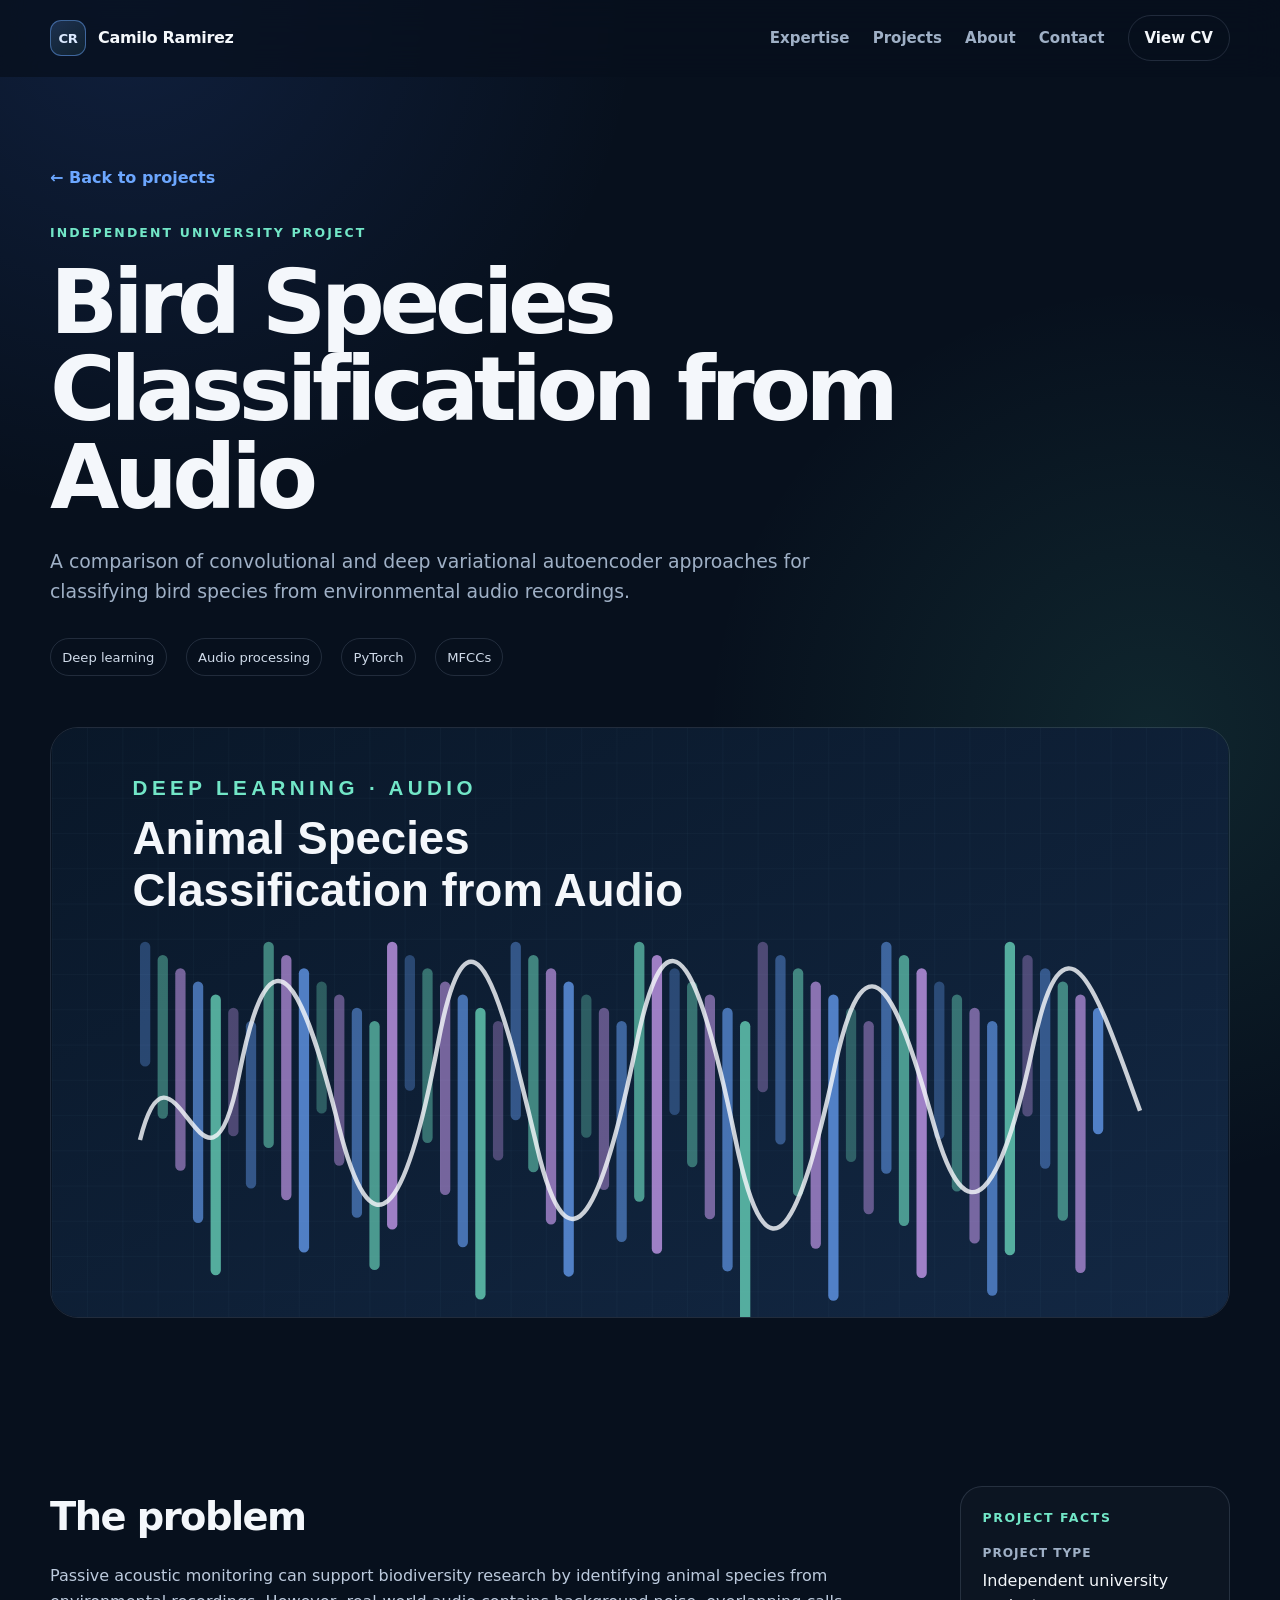
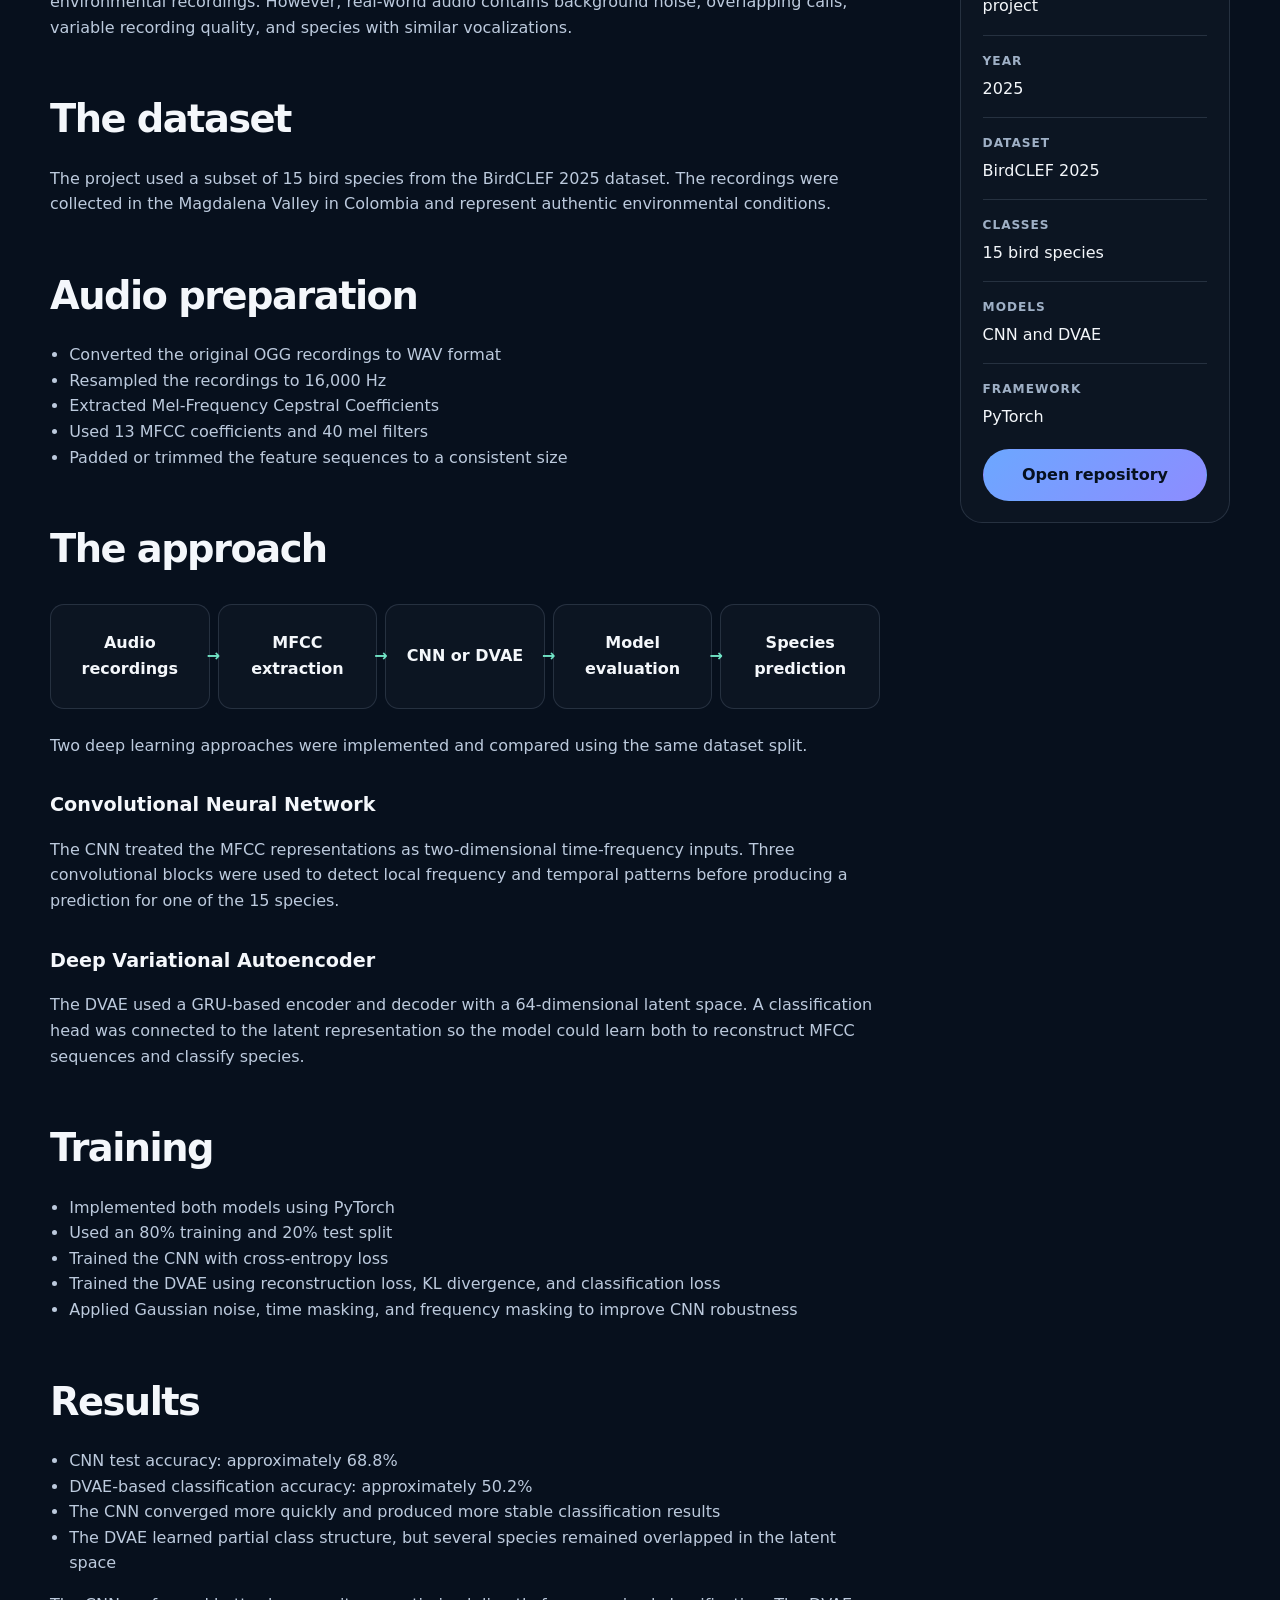
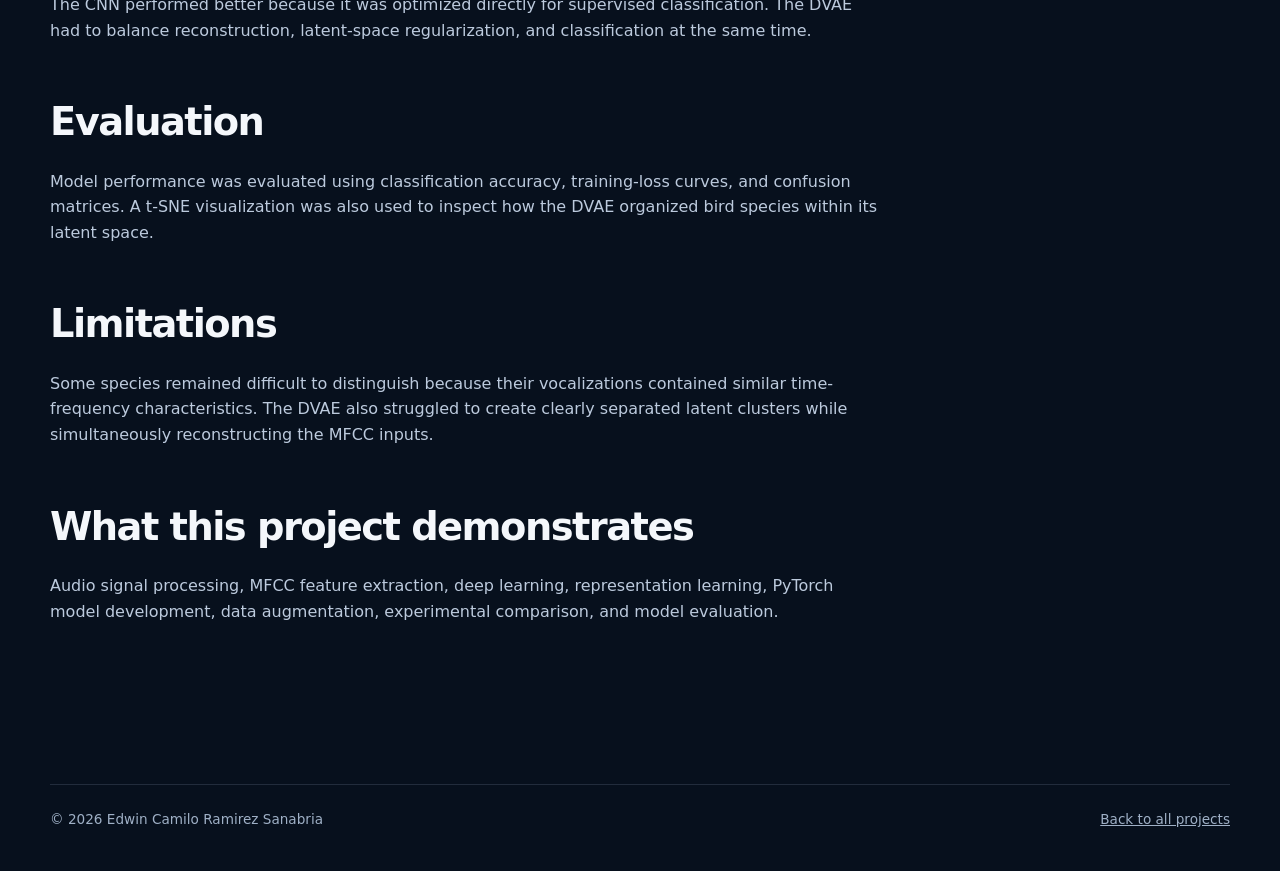
<file: projects/animal-audio.html>
<!DOCTYPE html>
<html lang="en">
<head>
  <meta charset="utf-8" />
  <meta
    name="viewport"
    content="width=device-width, initial-scale=1"
  />

  <meta
    name="description"
    content="A deep learning comparison of convolutional and variational approaches for classifying bird species from environmental audio recordings."
  />

  <meta name="theme-color" content="#08111f" />

  <title>Bird Species Classification from Audio | Camilo Ramirez</title>

  <link
    rel="icon"
    href="../assets/images/favicon.svg"
    type="image/svg+xml"
  />

  <link
    rel="stylesheet"
    href="../assets/css/styles.css"
  />
</head>

<body class="project-page">

  <a class="skip-link" href="#case-content">
    Skip to content
  </a>

  <header class="site-header">
    <div class="container nav-wrap">

      <a
        class="brand"
        href="../index.html"
        aria-label="Camilo Ramirez home"
      >
        <span class="brand-mark">CR</span>
        <span class="brand-text">Camilo Ramirez</span>
      </a>

      <button
        class="nav-toggle"
        type="button"
        aria-expanded="false"
        aria-controls="site-nav"
      >
        <span class="sr-only">Toggle navigation</span>
        <span></span>
        <span></span>
        <span></span>
      </button>

      <nav
        id="site-nav"
        class="site-nav"
        aria-label="Primary navigation"
      >
        <a href="../index.html#expertise">Expertise</a>
        <a href="../index.html#projects">Projects</a>
        <a href="../index.html#about">About</a>
        <a href="../index.html#contact">Contact</a>
        <a class="nav-cta" href="../cv/">View CV</a>
      </nav>

    </div>
  </header>


  <main id="case-content">

    <section class="case-hero">
      <div class="container">

        <a
          class="case-back"
          href="../index.html#projects"
        >
          ← Back to projects
        </a>

        <p class="eyebrow">
          Independent university project
        </p>

        <h1 class="case-title">
          Bird Species Classification from Audio
        </h1>

        <p class="case-lead">
          A comparison of convolutional and deep variational
          autoencoder approaches for classifying bird species from
          environmental audio recordings.
        </p>

        <div class="case-meta">
          <span>Deep learning</span>
          <span>Audio processing</span>
          <span>PyTorch</span>
          <span>MFCCs</span>
        </div>

        <div class="case-visual">
          <img
            src="../assets/images/project-audio.svg"
            alt="Bird species classification from environmental audio"
          />
        </div>

      </div>
    </section>


    <section class="section-shell">
      <div class="container case-layout">

        <article class="case-content">

          <h2>The problem</h2>

          <p>
            Passive acoustic monitoring can support biodiversity research by
            identifying animal species from environmental recordings.
            However, real-world audio contains background noise, overlapping
            calls, variable recording quality, and species with similar
            vocalizations.
          </p>


          <h2>The dataset</h2>

          <p>
            The project used a subset of 15 bird species from the BirdCLEF
            2025 dataset. The recordings were collected in the Magdalena
            Valley in Colombia and represent authentic environmental
            conditions.
          </p>


          <h2>Audio preparation</h2>

          <ul>
            <li>
              Converted the original OGG recordings to WAV format
            </li>

            <li>
              Resampled the recordings to 16,000 Hz
            </li>

            <li>
              Extracted Mel-Frequency Cepstral Coefficients
            </li>

            <li>
              Used 13 MFCC coefficients and 40 mel filters
            </li>

            <li>
              Padded or trimmed the feature sequences to a consistent size
            </li>
          </ul>


          <h2>The approach</h2>

          <div
            class="architecture-flow"
            aria-label="Audio classification workflow"
          >
            <div class="flow-step">Audio recordings</div>
            <div class="flow-step">MFCC extraction</div>
            <div class="flow-step">CNN or DVAE</div>
            <div class="flow-step">Model evaluation</div>
            <div class="flow-step">Species prediction</div>
          </div>

          <p>
            Two deep learning approaches were implemented and compared using
            the same dataset split.
          </p>


          <h3>Convolutional Neural Network</h3>

          <p>
            The CNN treated the MFCC representations as two-dimensional
            time-frequency inputs. Three convolutional blocks were used to
            detect local frequency and temporal patterns before producing a
            prediction for one of the 15 species.
          </p>


          <h3>Deep Variational Autoencoder</h3>

          <p>
            The DVAE used a GRU-based encoder and decoder with a
            64-dimensional latent space. A classification head was connected
            to the latent representation so the model could learn both to
            reconstruct MFCC sequences and classify species.
          </p>


          <h2>Training</h2>

          <ul>
            <li>
              Implemented both models using PyTorch
            </li>

            <li>
              Used an 80% training and 20% test split
            </li>

            <li>
              Trained the CNN with cross-entropy loss
            </li>

            <li>
              Trained the DVAE using reconstruction loss, KL divergence,
              and classification loss
            </li>

            <li>
              Applied Gaussian noise, time masking, and frequency masking
              to improve CNN robustness
            </li>
          </ul>


          <h2>Results</h2>

          <ul>
            <li>
              CNN test accuracy: approximately 68.8%
            </li>

            <li>
              DVAE-based classification accuracy: approximately 50.2%
            </li>

            <li>
              The CNN converged more quickly and produced more stable
              classification results
            </li>

            <li>
              The DVAE learned partial class structure, but several species
              remained overlapped in the latent space
            </li>
          </ul>

          <p>
            The CNN performed better because it was optimized directly for
            supervised classification. The DVAE had to balance reconstruction,
            latent-space regularization, and classification at the same time.
          </p>


          <h2>Evaluation</h2>

          <p>
            Model performance was evaluated using classification accuracy,
            training-loss curves, and confusion matrices. A t-SNE
            visualization was also used to inspect how the DVAE organized bird
            species within its latent space.
          </p>


          <h2>Limitations</h2>

          <p>
            Some species remained difficult to distinguish because their
            vocalizations contained similar time-frequency characteristics.
            The DVAE also struggled to create clearly separated latent
            clusters while simultaneously reconstructing the MFCC inputs.
          </p>


          <h2>What this project demonstrates</h2>

          <p>
            Audio signal processing, MFCC feature extraction, deep learning,
            representation learning, PyTorch model development, data
            augmentation, experimental comparison, and model evaluation.
          </p>

        </article>


        <aside
          class="case-sidebar"
          aria-label="Project information"
        >

          <h2>Project facts</h2>

          <dl class="case-facts">

            <div>
              <dt>Project type</dt>
              <dd>Independent university project</dd>
            </div>

            <div>
              <dt>Year</dt>
              <dd>2025</dd>
            </div>

            <div>
              <dt>Dataset</dt>
              <dd>BirdCLEF 2025</dd>
            </div>

            <div>
              <dt>Classes</dt>
              <dd>15 bird species</dd>
            </div>

            <div>
              <dt>Models</dt>
              <dd>CNN and DVAE</dd>
            </div>

            <div>
              <dt>Framework</dt>
              <dd>PyTorch</dd>
            </div>

          </dl>

          <a
            class="button button-primary"
            href="https://github.com/Camilo1114/Animal-Species-Classification-from-Audio-Recordings"
            target="_blank"
            rel="noopener noreferrer"
          >
            Open repository
          </a>

        </aside>

      </div>
    </section>

  </main>


  <footer class="site-footer">
    <div class="container footer-row">

      <p>
        © <span id="current-year"></span>
        Edwin Camilo Ramirez Sanabria
      </p>

      <p>
        <a href="../index.html#projects">
          Back to all projects
        </a>
      </p>

    </div>
  </footer>


  <script
    defer
    src="../assets/js/main.js"
  ></script>

</body>
</html>
</file>
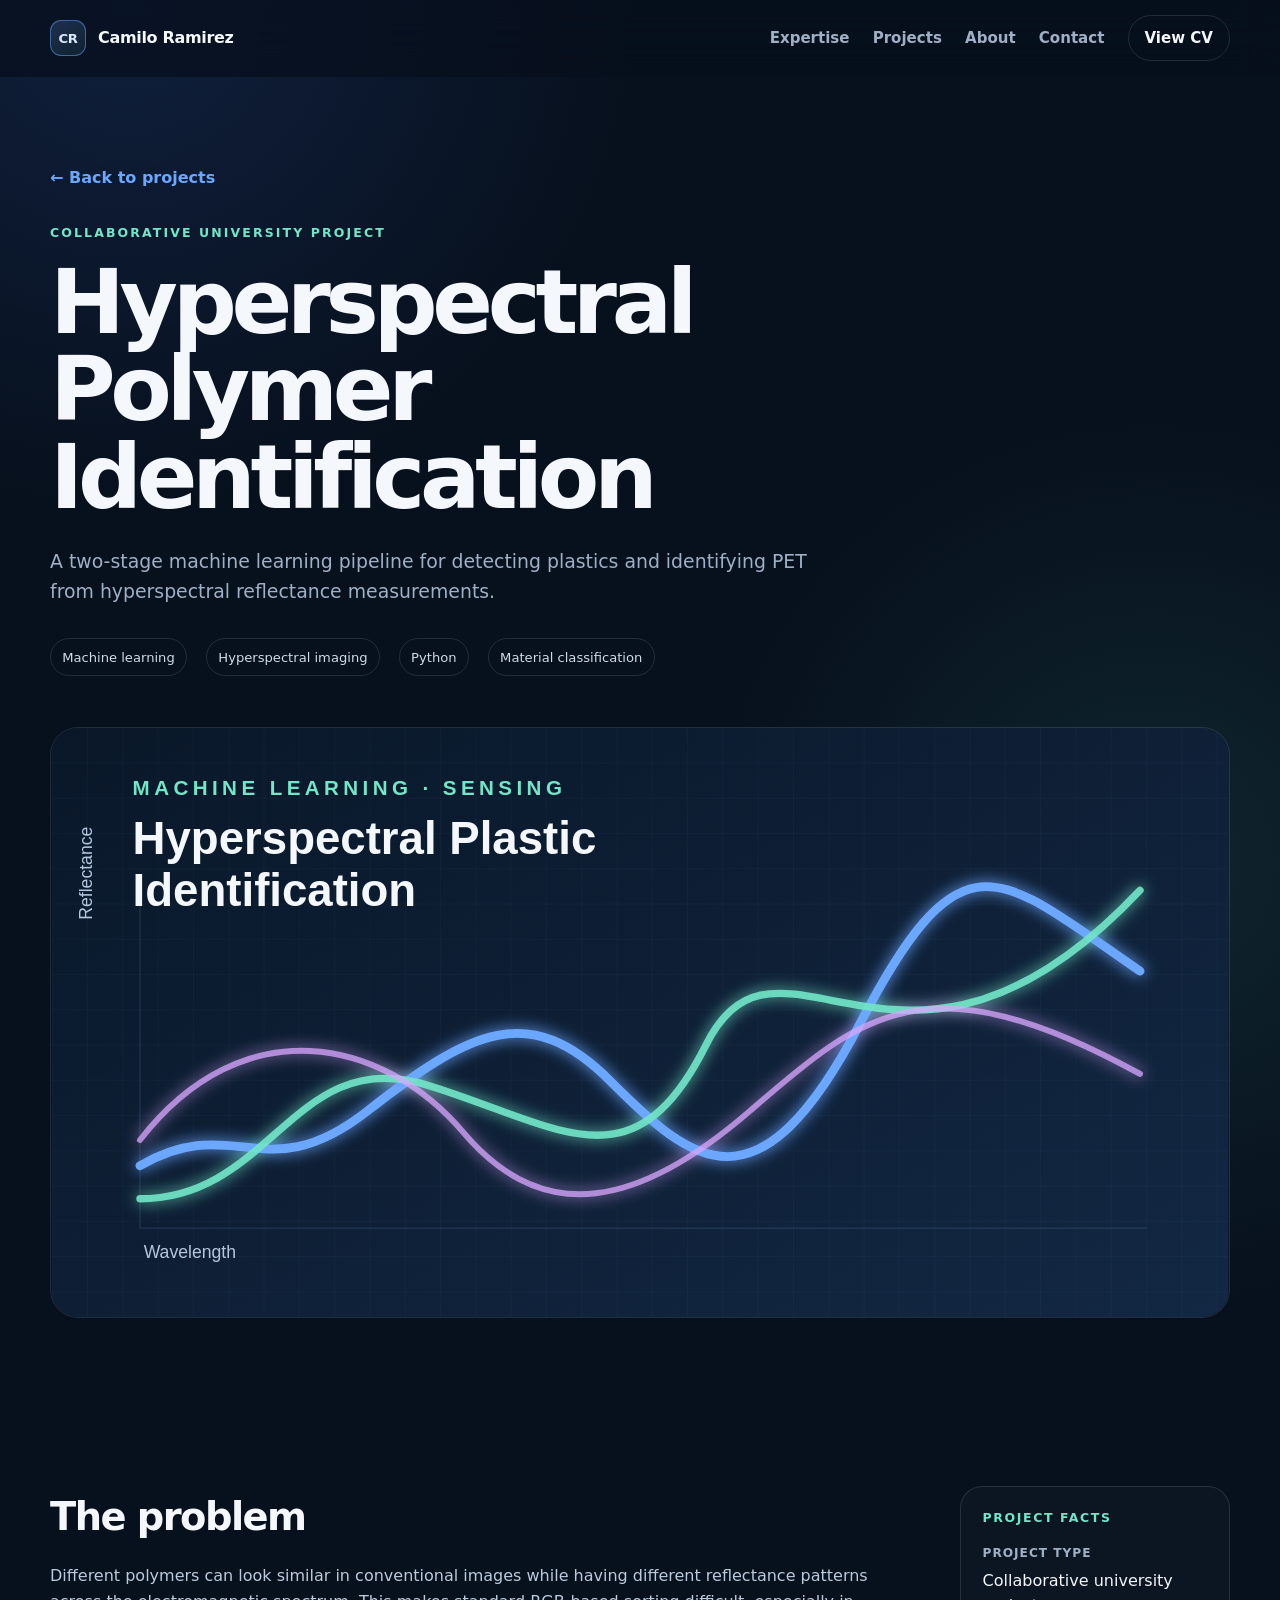
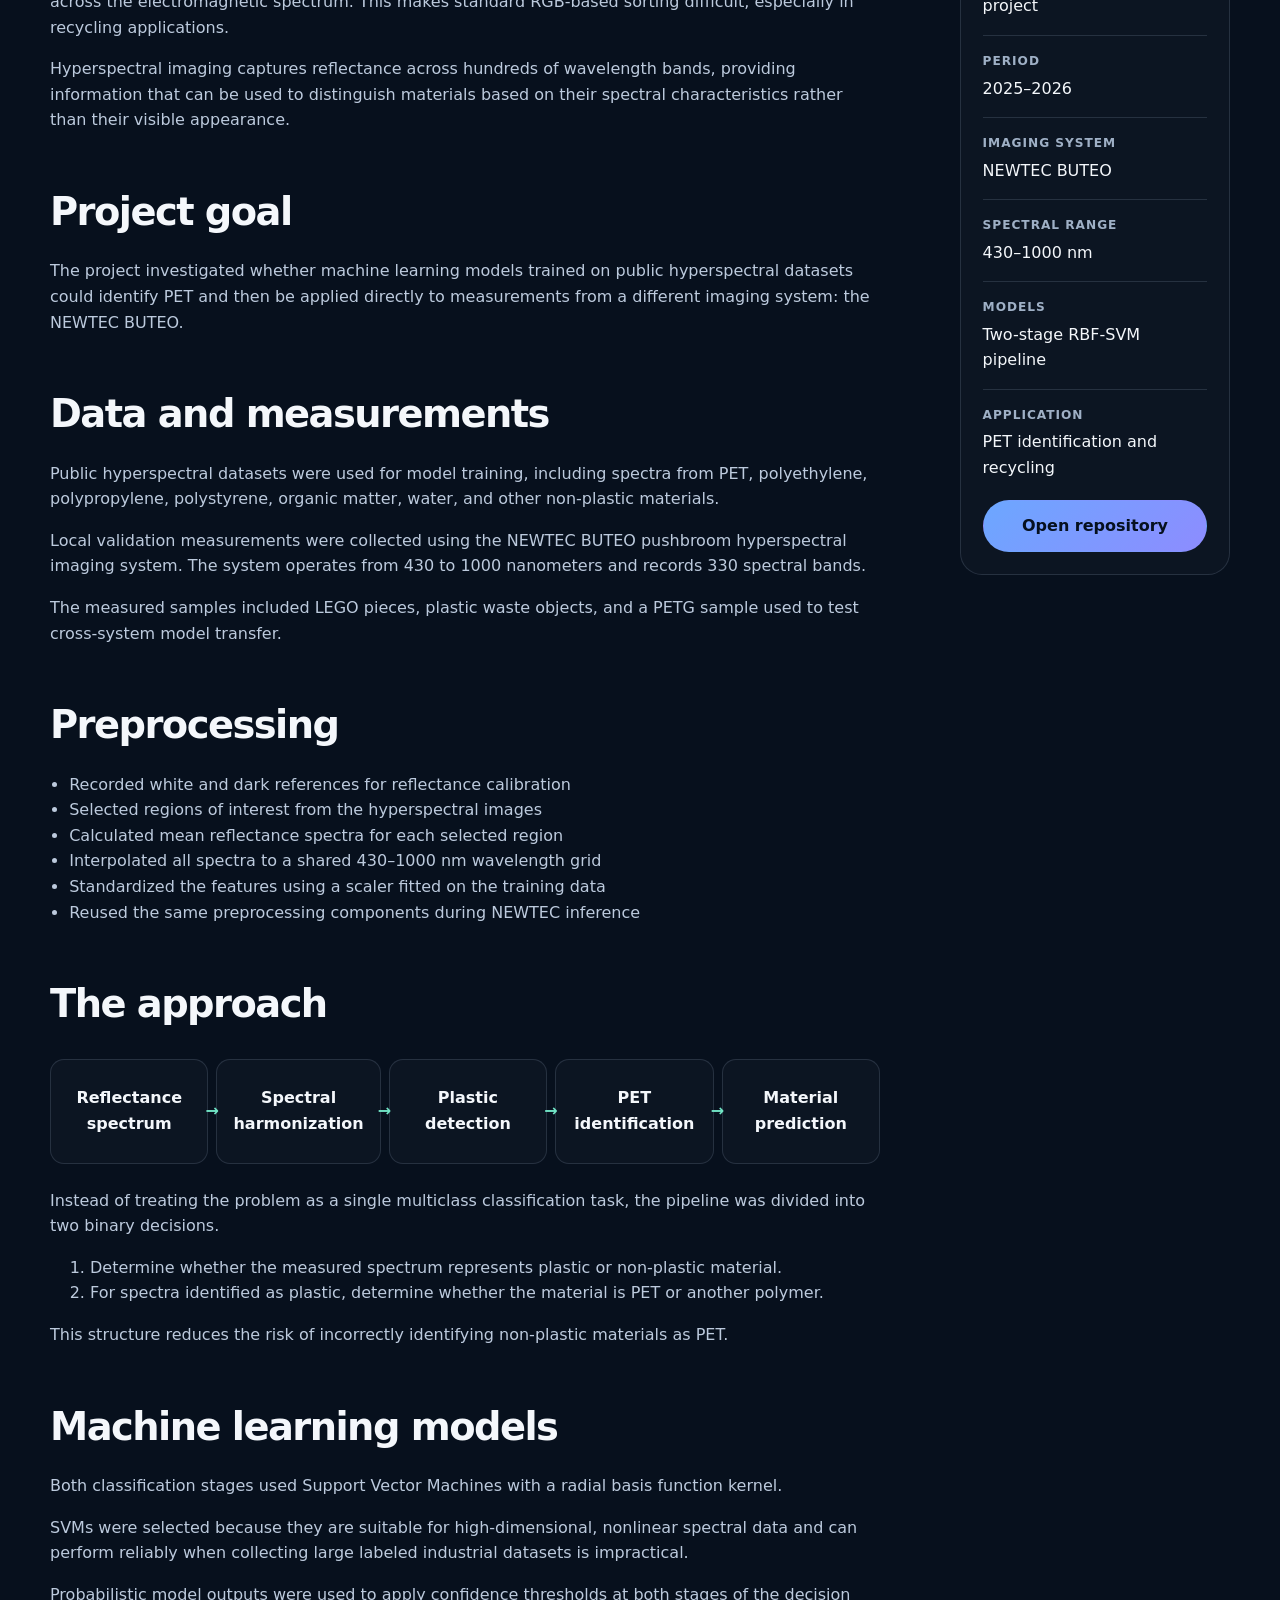
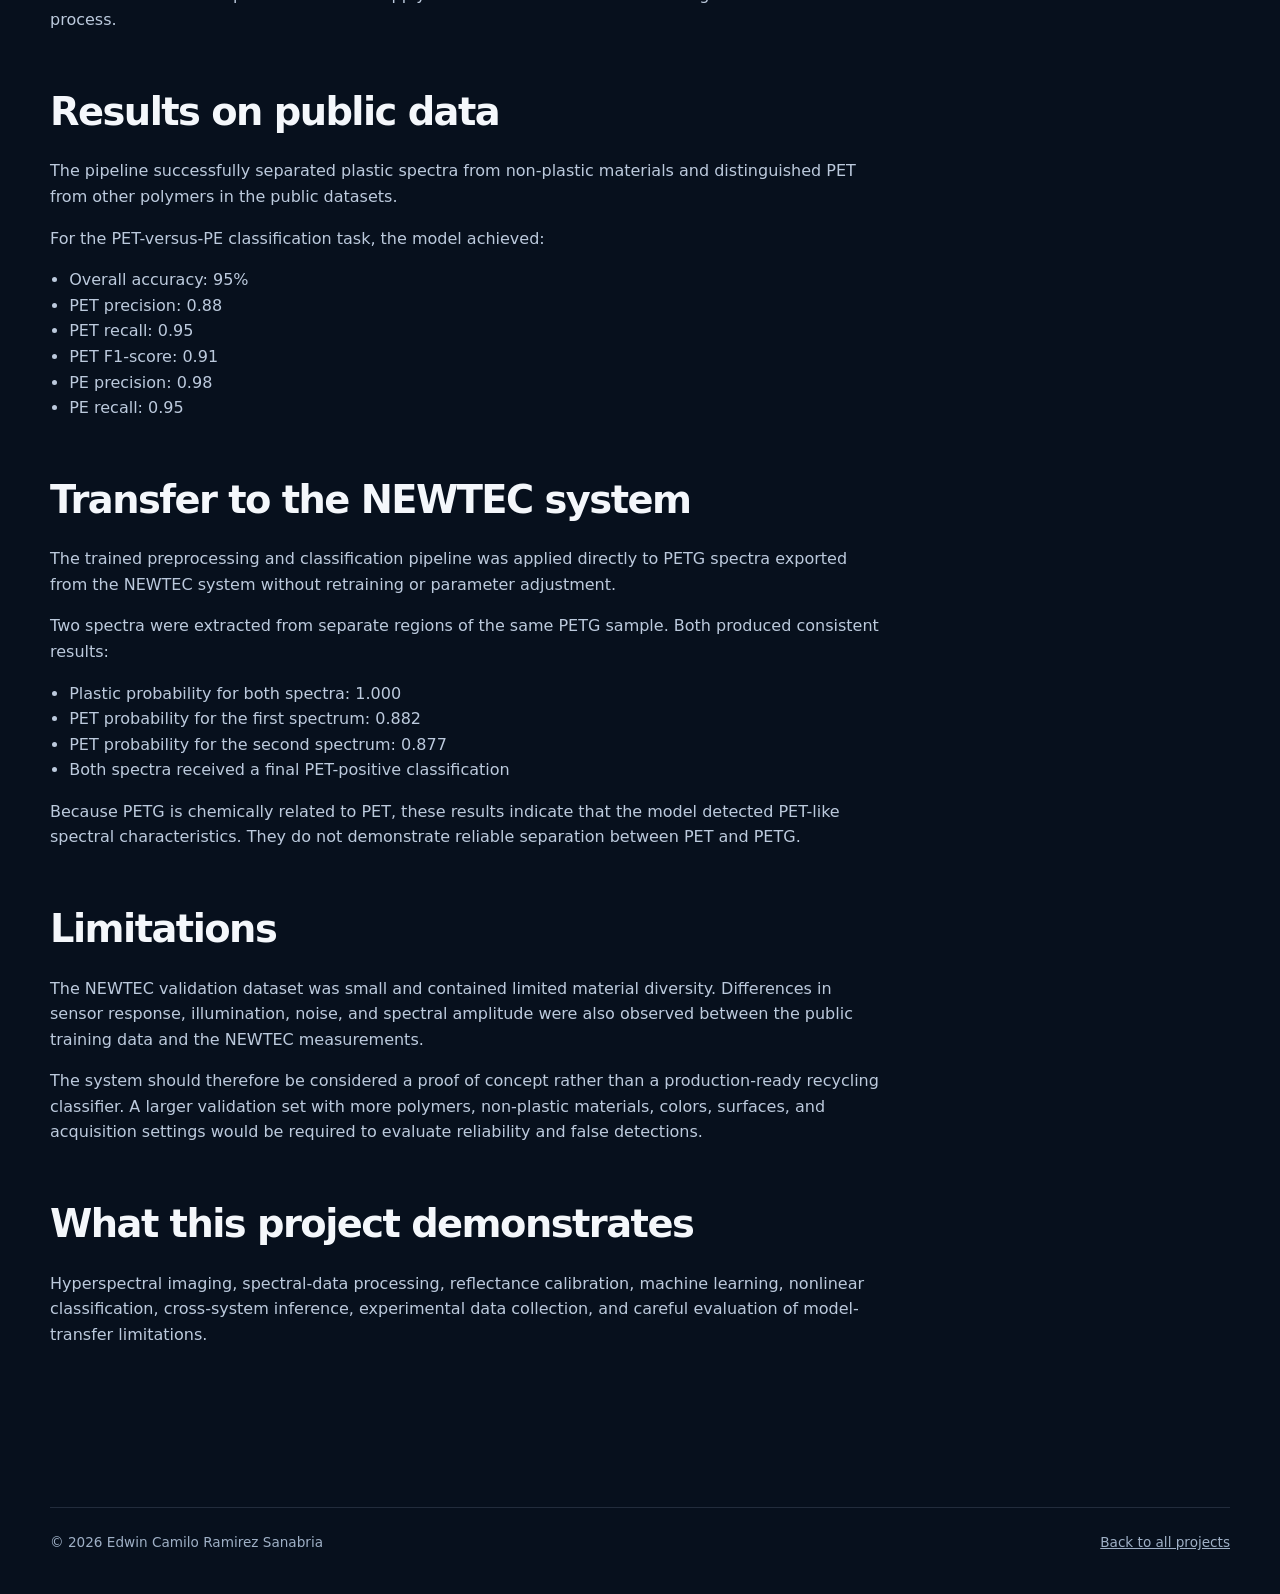
<file: projects/hyperspectral.html>
<!DOCTYPE html>
<html lang="en">
<head>
  <meta charset="utf-8" />

  <meta
    name="viewport"
    content="width=device-width, initial-scale=1"
  />

  <meta
    name="description"
    content="A two-stage machine learning pipeline for detecting plastics and identifying PET from hyperspectral reflectance measurements."
  />

  <meta name="theme-color" content="#08111f" />

  <title>Hyperspectral Polymer Identification | Camilo Ramirez</title>

  <link
    rel="icon"
    href="../assets/images/favicon.svg"
    type="image/svg+xml"
  />

  <link
    rel="stylesheet"
    href="../assets/css/styles.css"
  />
</head>

<body class="project-page">

  <a class="skip-link" href="#case-content">
    Skip to content
  </a>

  <header class="site-header">
    <div class="container nav-wrap">

      <a
        class="brand"
        href="../index.html"
        aria-label="Camilo Ramirez home"
      >
        <span class="brand-mark">CR</span>
        <span class="brand-text">Camilo Ramirez</span>
      </a>

      <button
        class="nav-toggle"
        type="button"
        aria-expanded="false"
        aria-controls="site-nav"
      >
        <span class="sr-only">Toggle navigation</span>
        <span></span>
        <span></span>
        <span></span>
      </button>

      <nav
        id="site-nav"
        class="site-nav"
        aria-label="Primary navigation"
      >
        <a href="../index.html#expertise">Expertise</a>
        <a href="../index.html#projects">Projects</a>
        <a href="../index.html#about">About</a>
        <a href="../index.html#contact">Contact</a>
        <a class="nav-cta" href="../cv/">View CV</a>
      </nav>

    </div>
  </header>


  <main id="case-content">

    <section class="case-hero">
      <div class="container">

        <a
          class="case-back"
          href="../index.html#projects"
        >
          ← Back to projects
        </a>

        <p class="eyebrow">
          Collaborative university project
        </p>

        <h1 class="case-title">
          Hyperspectral Polymer Identification
        </h1>

        <p class="case-lead">
          A two-stage machine learning pipeline for detecting plastics and
          identifying PET from hyperspectral reflectance measurements.
        </p>

        <div class="case-meta">
          <span>Machine learning</span>
          <span>Hyperspectral imaging</span>
          <span>Python</span>
          <span>Material classification</span>
        </div>

        <div class="case-visual">
          <img
            src="../assets/images/project-hyperspectral.svg"
            alt="Hyperspectral polymer identification project"
          />
        </div>

      </div>
    </section>


    <section class="section-shell">
      <div class="container case-layout">

        <article class="case-content">

          <h2>The problem</h2>

          <p>
            Different polymers can look similar in conventional images while
            having different reflectance patterns across the electromagnetic
            spectrum. This makes standard RGB-based sorting difficult,
            especially in recycling applications.
          </p>

          <p>
            Hyperspectral imaging captures reflectance across hundreds of
            wavelength bands, providing information that can be used to
            distinguish materials based on their spectral characteristics
            rather than their visible appearance.
          </p>


          <h2>Project goal</h2>

          <p>
            The project investigated whether machine learning models trained
            on public hyperspectral datasets could identify PET and then be
            applied directly to measurements from a different imaging system:
            the NEWTEC BUTEO.
          </p>


          <h2>Data and measurements</h2>

          <p>
            Public hyperspectral datasets were used for model training,
            including spectra from PET, polyethylene, polypropylene,
            polystyrene, organic matter, water, and other non-plastic
            materials.
          </p>

          <p>
            Local validation measurements were collected using the NEWTEC
            BUTEO pushbroom hyperspectral imaging system. The system operates
            from 430 to 1000 nanometers and records 330 spectral bands.
          </p>

          <p>
            The measured samples included LEGO pieces, plastic waste objects,
            and a PETG sample used to test cross-system model transfer.
          </p>


          <h2>Preprocessing</h2>

          <ul>
            <li>
              Recorded white and dark references for reflectance calibration
            </li>

            <li>
              Selected regions of interest from the hyperspectral images
            </li>

            <li>
              Calculated mean reflectance spectra for each selected region
            </li>

            <li>
              Interpolated all spectra to a shared 430–1000 nm wavelength grid
            </li>

            <li>
              Standardized the features using a scaler fitted on the training
              data
            </li>

            <li>
              Reused the same preprocessing components during NEWTEC inference
            </li>
          </ul>


          <h2>The approach</h2>

          <div
            class="architecture-flow"
            aria-label="Hyperspectral classification workflow"
          >
            <div class="flow-step">Reflectance spectrum</div>
            <div class="flow-step">Spectral harmonization</div>
            <div class="flow-step">Plastic detection</div>
            <div class="flow-step">PET identification</div>
            <div class="flow-step">Material prediction</div>
          </div>

          <p>
            Instead of treating the problem as a single multiclass
            classification task, the pipeline was divided into two binary
            decisions.
          </p>

          <ol>
            <li>
              Determine whether the measured spectrum represents plastic or
              non-plastic material.
            </li>

            <li>
              For spectra identified as plastic, determine whether the material
              is PET or another polymer.
            </li>
          </ol>

          <p>
            This structure reduces the risk of incorrectly identifying
            non-plastic materials as PET.
          </p>


          <h2>Machine learning models</h2>

          <p>
            Both classification stages used Support Vector Machines with a
            radial basis function kernel.
          </p>

          <p>
            SVMs were selected because they are suitable for high-dimensional,
            nonlinear spectral data and can perform reliably when collecting
            large labeled industrial datasets is impractical.
          </p>

          <p>
            Probabilistic model outputs were used to apply confidence
            thresholds at both stages of the decision process.
          </p>


          <h2>Results on public data</h2>

          <p>
            The pipeline successfully separated plastic spectra from
            non-plastic materials and distinguished PET from other polymers in
            the public datasets.
          </p>

          <p>
            For the PET-versus-PE classification task, the model achieved:
          </p>

          <ul>
            <li>
              Overall accuracy: 95%
            </li>

            <li>
              PET precision: 0.88
            </li>

            <li>
              PET recall: 0.95
            </li>

            <li>
              PET F1-score: 0.91
            </li>

            <li>
              PE precision: 0.98
            </li>

            <li>
              PE recall: 0.95
            </li>
          </ul>


          <h2>Transfer to the NEWTEC system</h2>

          <p>
            The trained preprocessing and classification pipeline was applied
            directly to PETG spectra exported from the NEWTEC system without
            retraining or parameter adjustment.
          </p>

          <p>
            Two spectra were extracted from separate regions of the same PETG
            sample. Both produced consistent results:
          </p>

          <ul>
            <li>
              Plastic probability for both spectra: 1.000
            </li>

            <li>
              PET probability for the first spectrum: 0.882
            </li>

            <li>
              PET probability for the second spectrum: 0.877
            </li>

            <li>
              Both spectra received a final PET-positive classification
            </li>
          </ul>

          <p>
            Because PETG is chemically related to PET, these results indicate
            that the model detected PET-like spectral characteristics. They do
            not demonstrate reliable separation between PET and PETG.
          </p>


          <h2>Limitations</h2>

          <p>
            The NEWTEC validation dataset was small and contained limited
            material diversity. Differences in sensor response, illumination,
            noise, and spectral amplitude were also observed between the public
            training data and the NEWTEC measurements.
          </p>

          <p>
            The system should therefore be considered a proof of concept rather
            than a production-ready recycling classifier. A larger validation
            set with more polymers, non-plastic materials, colors, surfaces,
            and acquisition settings would be required to evaluate reliability
            and false detections.
          </p>


          <h2>What this project demonstrates</h2>

          <p>
            Hyperspectral imaging, spectral-data processing, reflectance
            calibration, machine learning, nonlinear classification,
            cross-system inference, experimental data collection, and careful
            evaluation of model-transfer limitations.
          </p>

        </article>


        <aside
          class="case-sidebar"
          aria-label="Project information"
        >

          <h2>Project facts</h2>

          <dl class="case-facts">

            <div>
              <dt>Project type</dt>
              <dd>Collaborative university project</dd>
            </div>

            <div>
              <dt>Period</dt>
              <dd>2025–2026</dd>
            </div>

            <div>
              <dt>Imaging system</dt>
              <dd>NEWTEC BUTEO</dd>
            </div>

            <div>
              <dt>Spectral range</dt>
              <dd>430–1000 nm</dd>
            </div>

            <div>
              <dt>Models</dt>
              <dd>Two-stage RBF-SVM pipeline</dd>
            </div>

            <div>
              <dt>Application</dt>
              <dd>PET identification and recycling</dd>
            </div>

          </dl>

          <a
            class="button button-primary"
            href="https://github.com/Camilo1114/Hyperspectral-Plastic-Identification"
            target="_blank"
            rel="noopener noreferrer"
          >
            Open repository
          </a>

        </aside>

      </div>
    </section>

  </main>


  <footer class="site-footer">
    <div class="container footer-row">

      <p>
        © <span id="current-year"></span>
        Edwin Camilo Ramirez Sanabria
      </p>

      <p>
        <a href="../index.html#projects">
          Back to all projects
        </a>
      </p>

    </div>
  </footer>


  <script
    defer
    src="../assets/js/main.js"
  ></script>

</body>
</html>
</file>
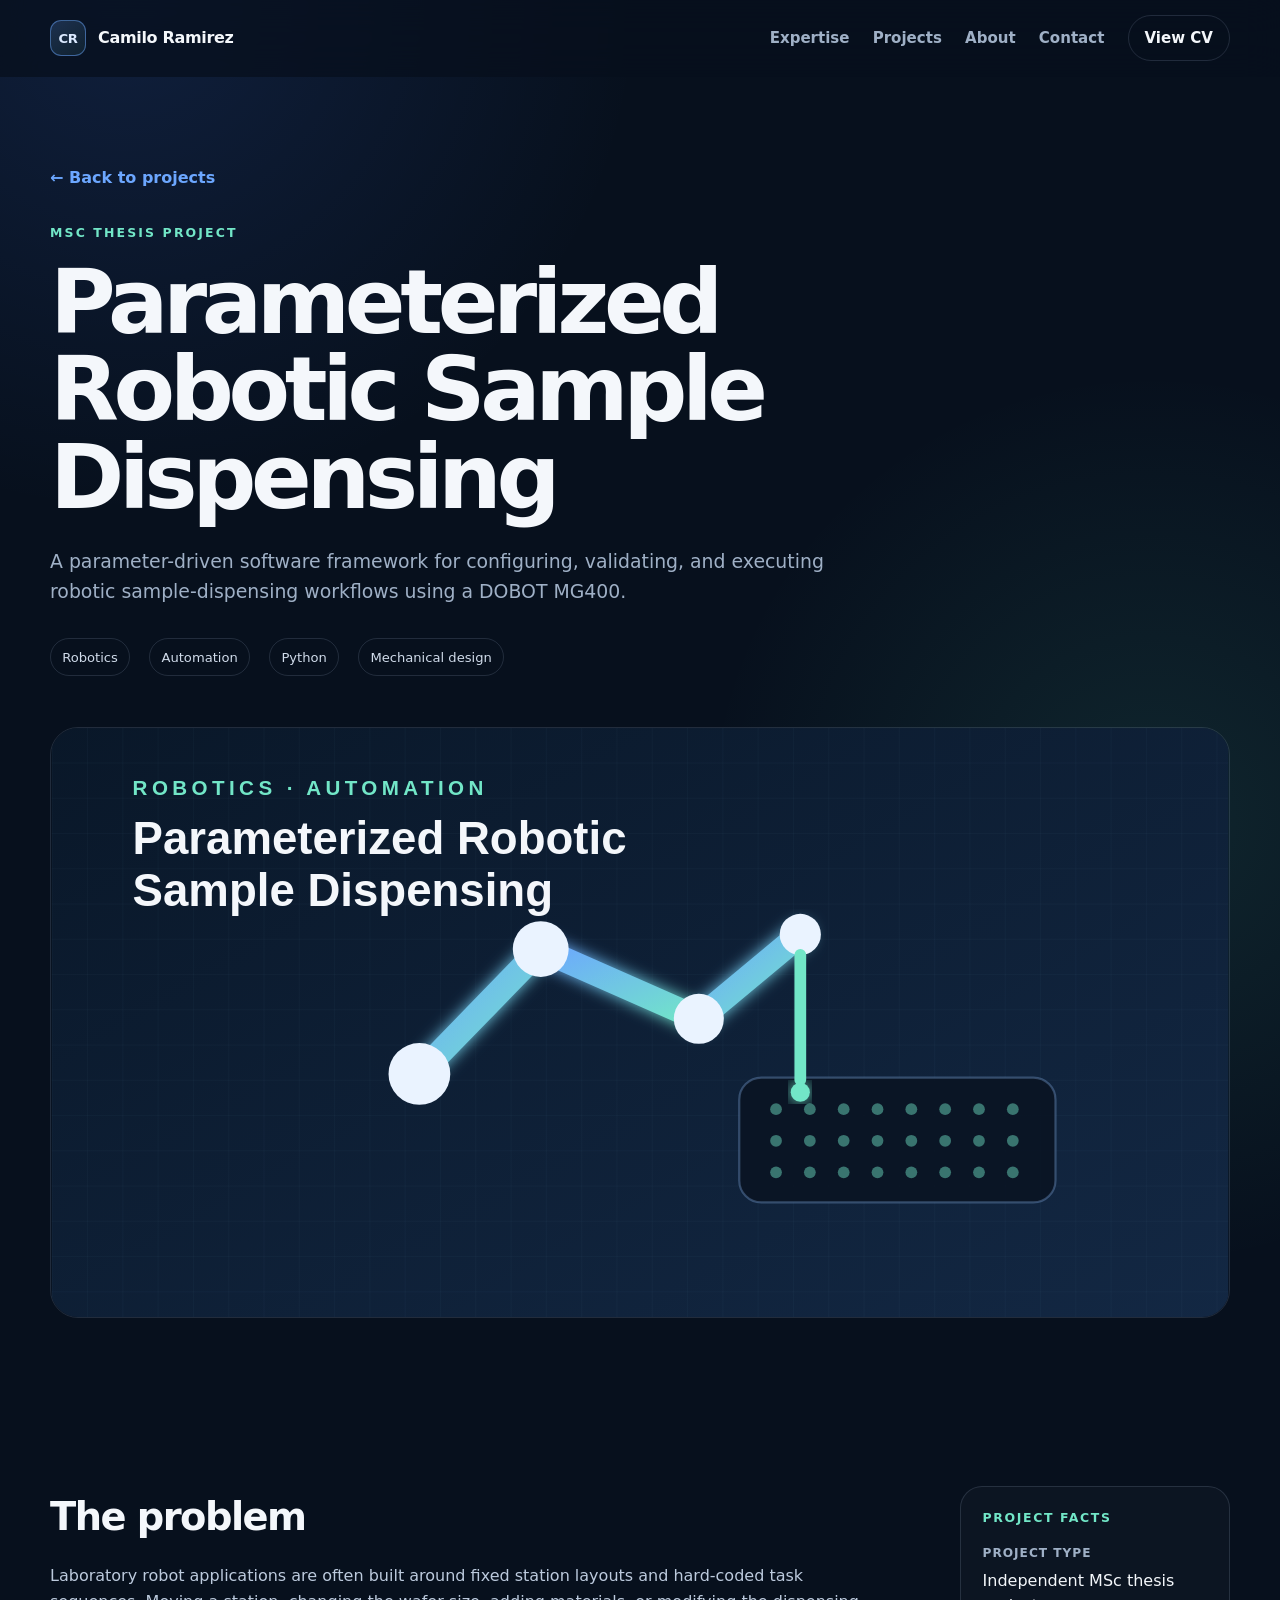
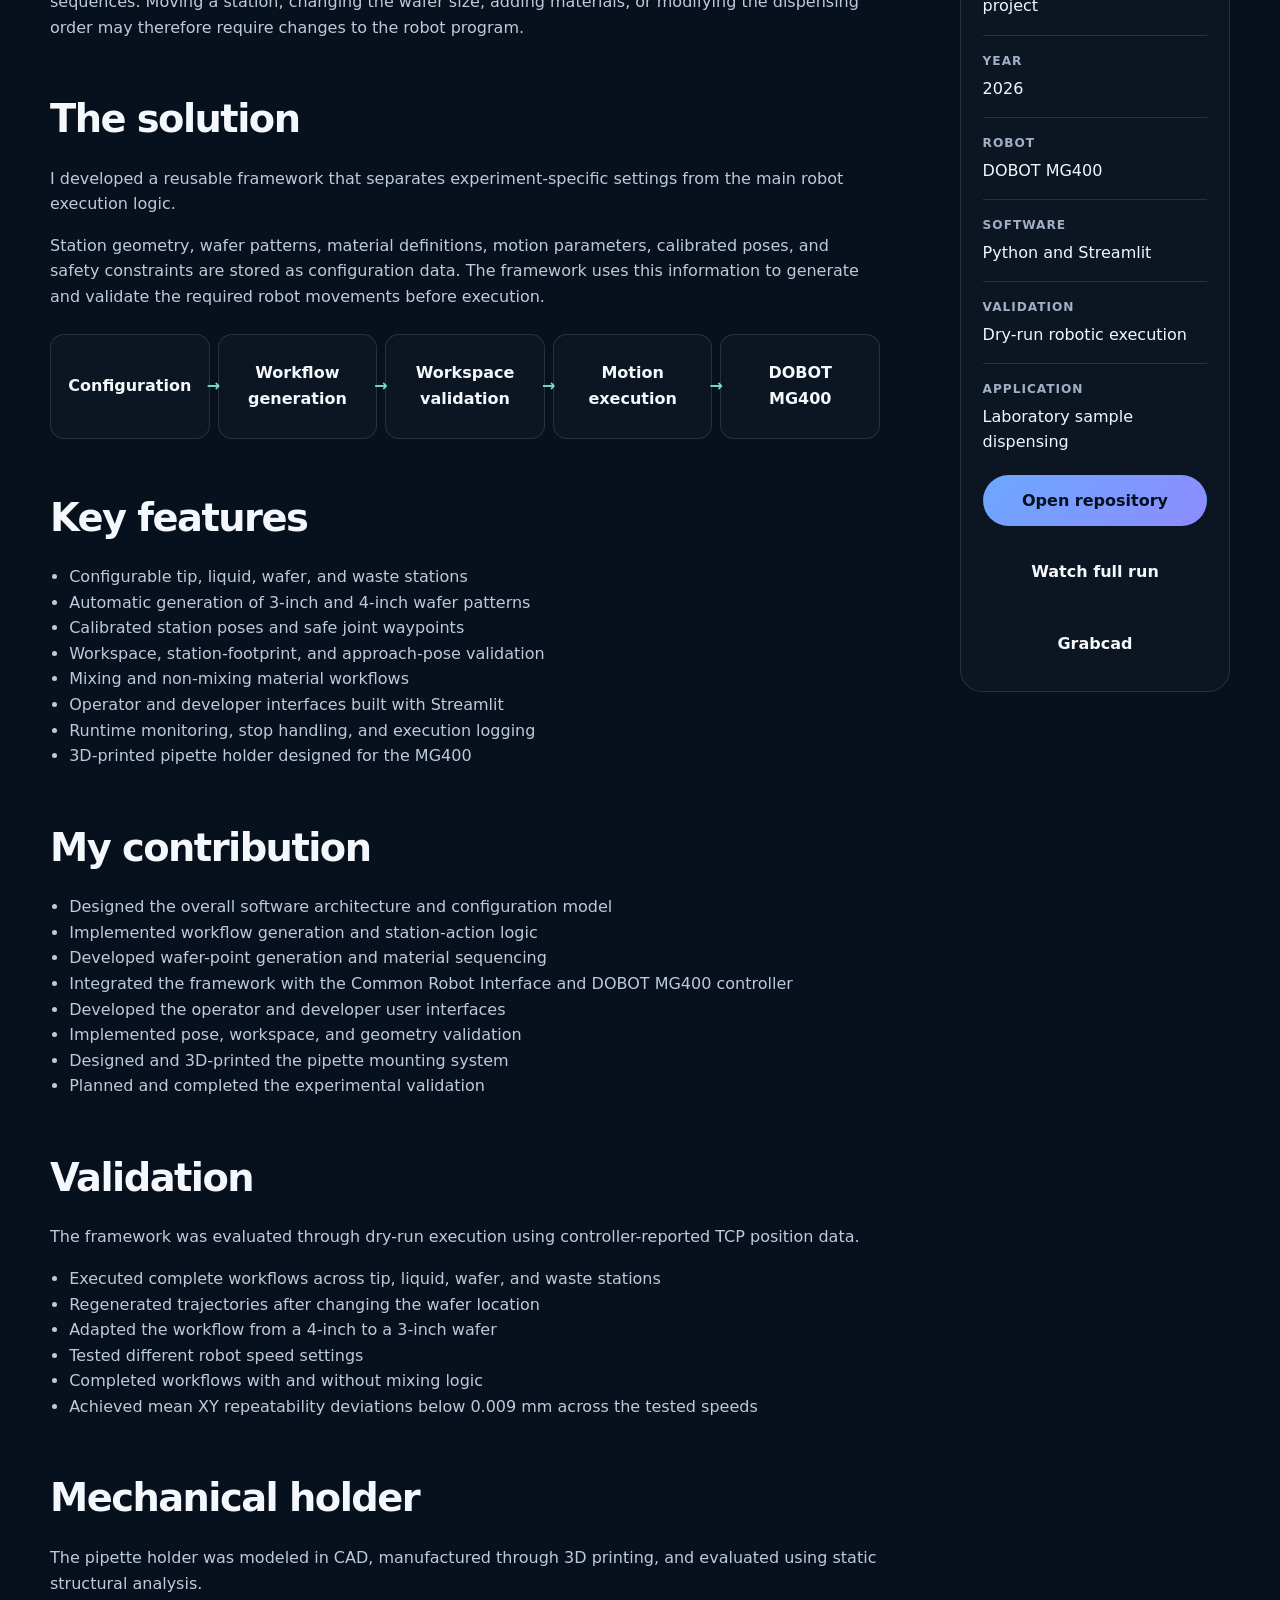
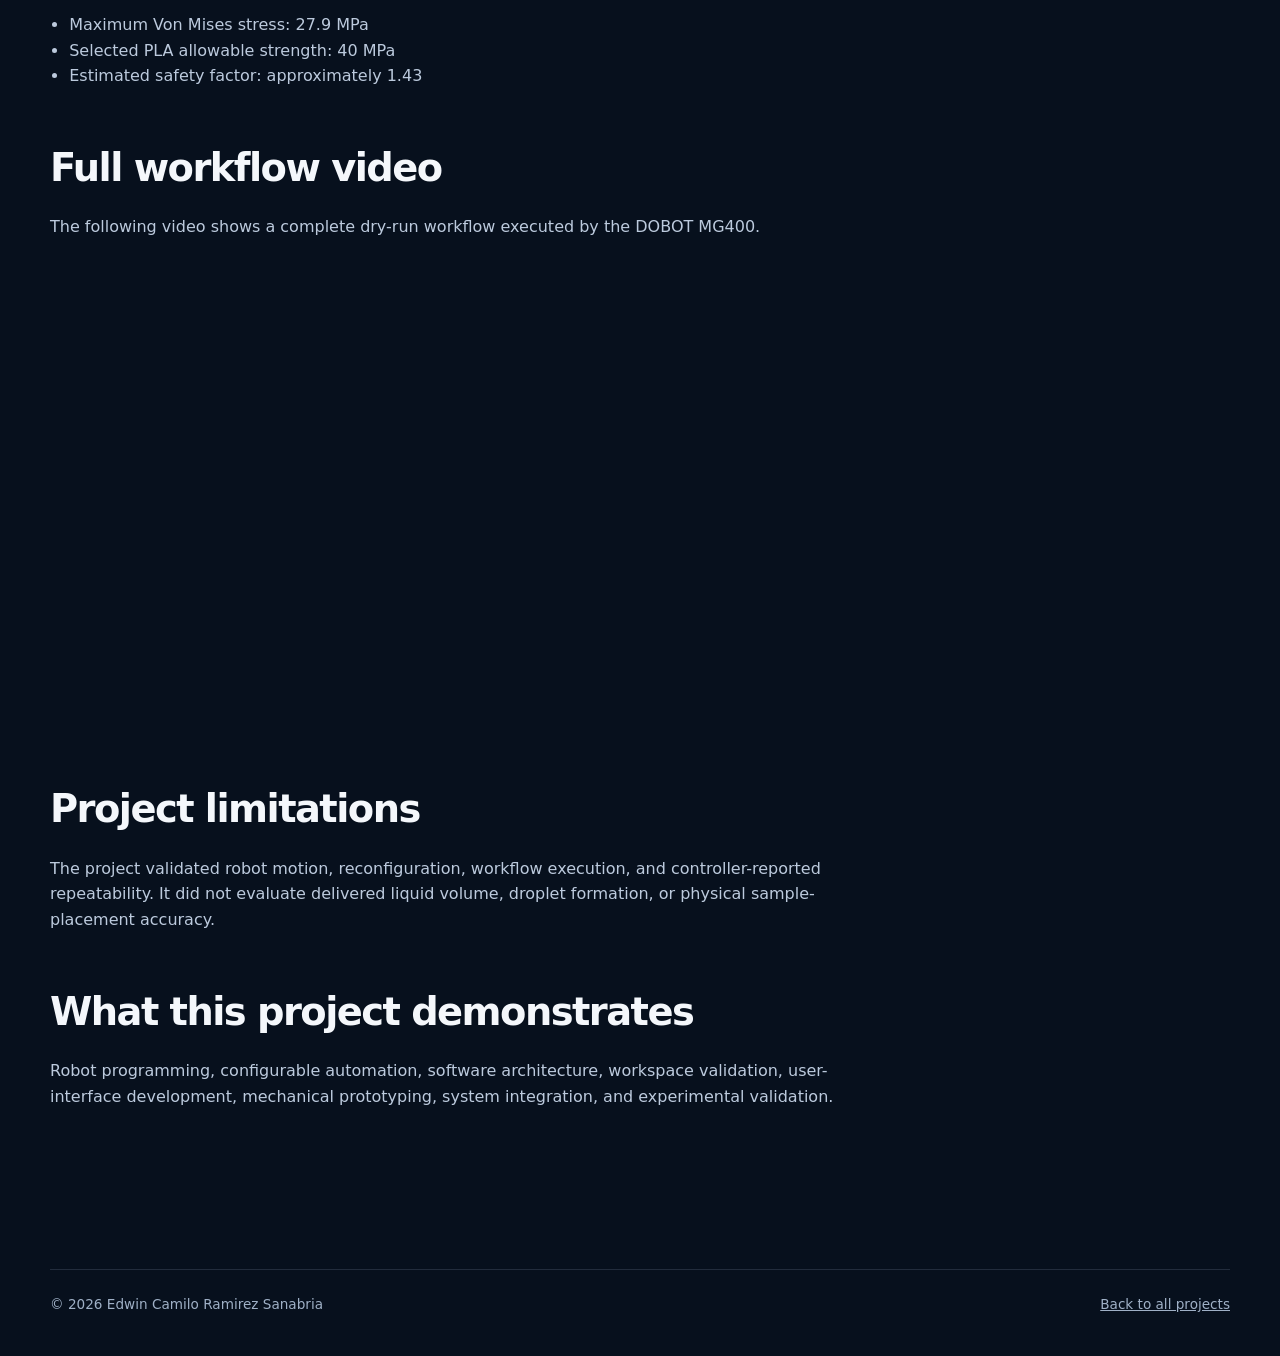
<file: projects/mg400.html>
<!DOCTYPE html>
<html lang="en">
<head>
  <meta charset="utf-8" />
  <meta
    name="viewport"
    content="width=device-width, initial-scale=1"
  />
  <meta
    name="description"
    content="A parameter-driven software framework for configurable robotic sample-dispensing workflows using a DOBOT MG400."
  />
  <meta name="theme-color" content="#08111f" />

  <title>Parameterized Robotic Sample Dispensing | Camilo Ramirez</title>

  <link
    rel="icon"
    href="../assets/images/favicon.svg"
    type="image/svg+xml"
  />
  <link
    rel="stylesheet"
    href="../assets/css/styles.css"
  />
</head>

<body class="project-page">

  <a class="skip-link" href="#case-content">
    Skip to content
  </a>

  <header class="site-header">
    <div class="container nav-wrap">

      <a
        class="brand"
        href="../index.html"
        aria-label="Camilo Ramirez home"
      >
        <span class="brand-mark">CR</span>
        <span class="brand-text">Camilo Ramirez</span>
      </a>

      <button
        class="nav-toggle"
        type="button"
        aria-expanded="false"
        aria-controls="site-nav"
      >
        <span class="sr-only">Toggle navigation</span>
        <span></span>
        <span></span>
        <span></span>
      </button>

      <nav
        id="site-nav"
        class="site-nav"
        aria-label="Primary navigation"
      >
        <a href="../index.html#expertise">Expertise</a>
        <a href="../index.html#projects">Projects</a>
        <a href="../index.html#about">About</a>
        <a href="../index.html#contact">Contact</a>
        <a class="nav-cta" href="../cv/">View CV</a>
      </nav>

    </div>
  </header>


  <main id="case-content">

    <section class="case-hero">
      <div class="container">

        <a
          class="case-back"
          href="../index.html#projects"
        >
          ← Back to projects
        </a>

        <p class="eyebrow">
          MSc thesis project
        </p>

        <h1 class="case-title">
          Parameterized Robotic Sample Dispensing
        </h1>

        <p class="case-lead">
          A parameter-driven software framework for configuring, validating,
          and executing robotic sample-dispensing workflows using a DOBOT
          MG400.
        </p>

        <div class="case-meta">
          <span>Robotics</span>
          <span>Automation</span>
          <span>Python</span>
          <span>Mechanical design</span>
        </div>

        <div class="case-visual">
          <img
            src="../assets/images/project-mg400.svg"
            alt="DOBOT MG400 robotic sample-dispensing framework"
          />
        </div>

      </div>
    </section>


    <section class="section-shell">
      <div class="container case-layout">

        <article class="case-content">

          <h2>The problem</h2>

          <p>
            Laboratory robot applications are often built around fixed station
            layouts and hard-coded task sequences. Moving a station, changing
            the wafer size, adding materials, or modifying the dispensing order
            may therefore require changes to the robot program.
          </p>


          <h2>The solution</h2>

          <p>
            I developed a reusable framework that separates experiment-specific
            settings from the main robot execution logic.
          </p>

          <p>
            Station geometry, wafer patterns, material definitions, motion
            parameters, calibrated poses, and safety constraints are stored as
            configuration data. The framework uses this information to generate
            and validate the required robot movements before execution.
          </p>

          <div
            class="architecture-flow"
            aria-label="System architecture"
          >
            <div class="flow-step">Configuration</div>
            <div class="flow-step">Workflow generation</div>
            <div class="flow-step">Workspace validation</div>
            <div class="flow-step">Motion execution</div>
            <div class="flow-step">DOBOT MG400</div>
          </div>


          <h2>Key features</h2>

          <ul>
            <li>
              Configurable tip, liquid, wafer, and waste stations
            </li>

            <li>
              Automatic generation of 3-inch and 4-inch wafer patterns
            </li>

            <li>
              Calibrated station poses and safe joint waypoints
            </li>

            <li>
              Workspace, station-footprint, and approach-pose validation
            </li>

            <li>
              Mixing and non-mixing material workflows
            </li>

            <li>
              Operator and developer interfaces built with Streamlit
            </li>

            <li>
              Runtime monitoring, stop handling, and execution logging
            </li>

            <li>
              3D-printed pipette holder designed for the MG400
            </li>
          </ul>


          <h2>My contribution</h2>

          <ul>
            <li>
              Designed the overall software architecture and configuration model
            </li>

            <li>
              Implemented workflow generation and station-action logic
            </li>

            <li>
              Developed wafer-point generation and material sequencing
            </li>

            <li>
              Integrated the framework with the Common Robot Interface and
              DOBOT MG400 controller
            </li>

            <li>
              Developed the operator and developer user interfaces
            </li>

            <li>
              Implemented pose, workspace, and geometry validation
            </li>

            <li>
              Designed and 3D-printed the pipette mounting system
            </li>

            <li>
              Planned and completed the experimental validation
            </li>
          </ul>


          <h2>Validation</h2>

          <p>
            The framework was evaluated through dry-run execution using
            controller-reported TCP position data.
          </p>

          <ul>
            <li>
              Executed complete workflows across tip, liquid, wafer, and waste
              stations
            </li>

            <li>
              Regenerated trajectories after changing the wafer location
            </li>

            <li>
              Adapted the workflow from a 4-inch to a 3-inch wafer
            </li>

            <li>
              Tested different robot speed settings
            </li>

            <li>
              Completed workflows with and without mixing logic
            </li>

            <li>
              Achieved mean XY repeatability deviations below 0.009 mm across
              the tested speeds
            </li>
          </ul>


          <h2>Mechanical holder</h2>

          <p>
            The pipette holder was modeled in CAD, manufactured through 3D
            printing, and evaluated using static structural analysis.
          </p>

          <ul>
            <li>
              Maximum Von Mises stress: 27.9 MPa
            </li>

            <li>
              Selected PLA allowable strength: 40 MPa
            </li>

            <li>
              Estimated safety factor: approximately 1.43
            </li>
          </ul>


          <h2>Full workflow video</h2>

          <p>
            The following video shows a complete dry-run workflow executed by
            the DOBOT MG400.
          </p>

          <iframe
            src="https://www.youtube-nocookie.com/embed/tJ19T4USLLg"
            title="DOBOT MG400 full robotic sample-dispensing workflow"
            loading="lazy"
            allow="accelerometer; autoplay; clipboard-write; encrypted-media; gyroscope; picture-in-picture; web-share"
            allowfullscreen
            style="
              width: 100%;
              aspect-ratio: 16 / 9;
              border: 0;
              border-radius: 1rem;
            "
          ></iframe>


          <h2>Project limitations</h2>

          <p>
            The project validated robot motion, reconfiguration, workflow
            execution, and controller-reported repeatability. It did not
            evaluate delivered liquid volume, droplet formation, or physical
            sample-placement accuracy.
          </p>


          <h2>What this project demonstrates</h2>

          <p>
            Robot programming, configurable automation, software architecture,
            workspace validation, user-interface development, mechanical
            prototyping, system integration, and experimental validation.
          </p>

        </article>


        <aside
          class="case-sidebar"
          aria-label="Project information"
        >

          <h2>Project facts</h2>

          <dl class="case-facts">

            <div>
              <dt>Project type</dt>
              <dd>Independent MSc thesis project</dd>
            </div>

            <div>
              <dt>Year</dt>
              <dd>2026</dd>
            </div>

            <div>
              <dt>Robot</dt>
              <dd>DOBOT MG400</dd>
            </div>

            <div>
              <dt>Software</dt>
              <dd>Python and Streamlit</dd>
            </div>

            <div>
              <dt>Validation</dt>
              <dd>Dry-run robotic execution</dd>
            </div>

            <div>
              <dt>Application</dt>
              <dd>Laboratory sample dispensing</dd>
            </div>

          </dl>

          <a
            class="button button-primary"
            href="https://github.com/Camilo1114/Pipetting-MG400"
            target="_blank"
            rel="noopener noreferrer"
          >
            Open repository
          </a>

          <a
            class="button"
            href="https://youtu.be/tJ19T4USLLg"
            target="_blank"
            rel="noopener noreferrer"
          >
            Watch full run
          </a>
          
          <a
            class="button"
            href="https://grabcad.com/camilo.sanabria-5"
            target="_blank"
            rel="noopener noreferrer"
          >
            Grabcad
          </a>
        </aside>

      </div>
    </section>

  </main>


  <footer class="site-footer">
    <div class="container footer-row">

      <p>
        © <span id="current-year"></span>
        Edwin Camilo Ramirez Sanabria
      </p>

      <p>
        <a href="../index.html#projects">
          Back to all projects
        </a>
      </p>

    </div>
  </footer>


  <script
    defer
    src="../assets/js/main.js"
  ></script>

</body>
</html>
</file>
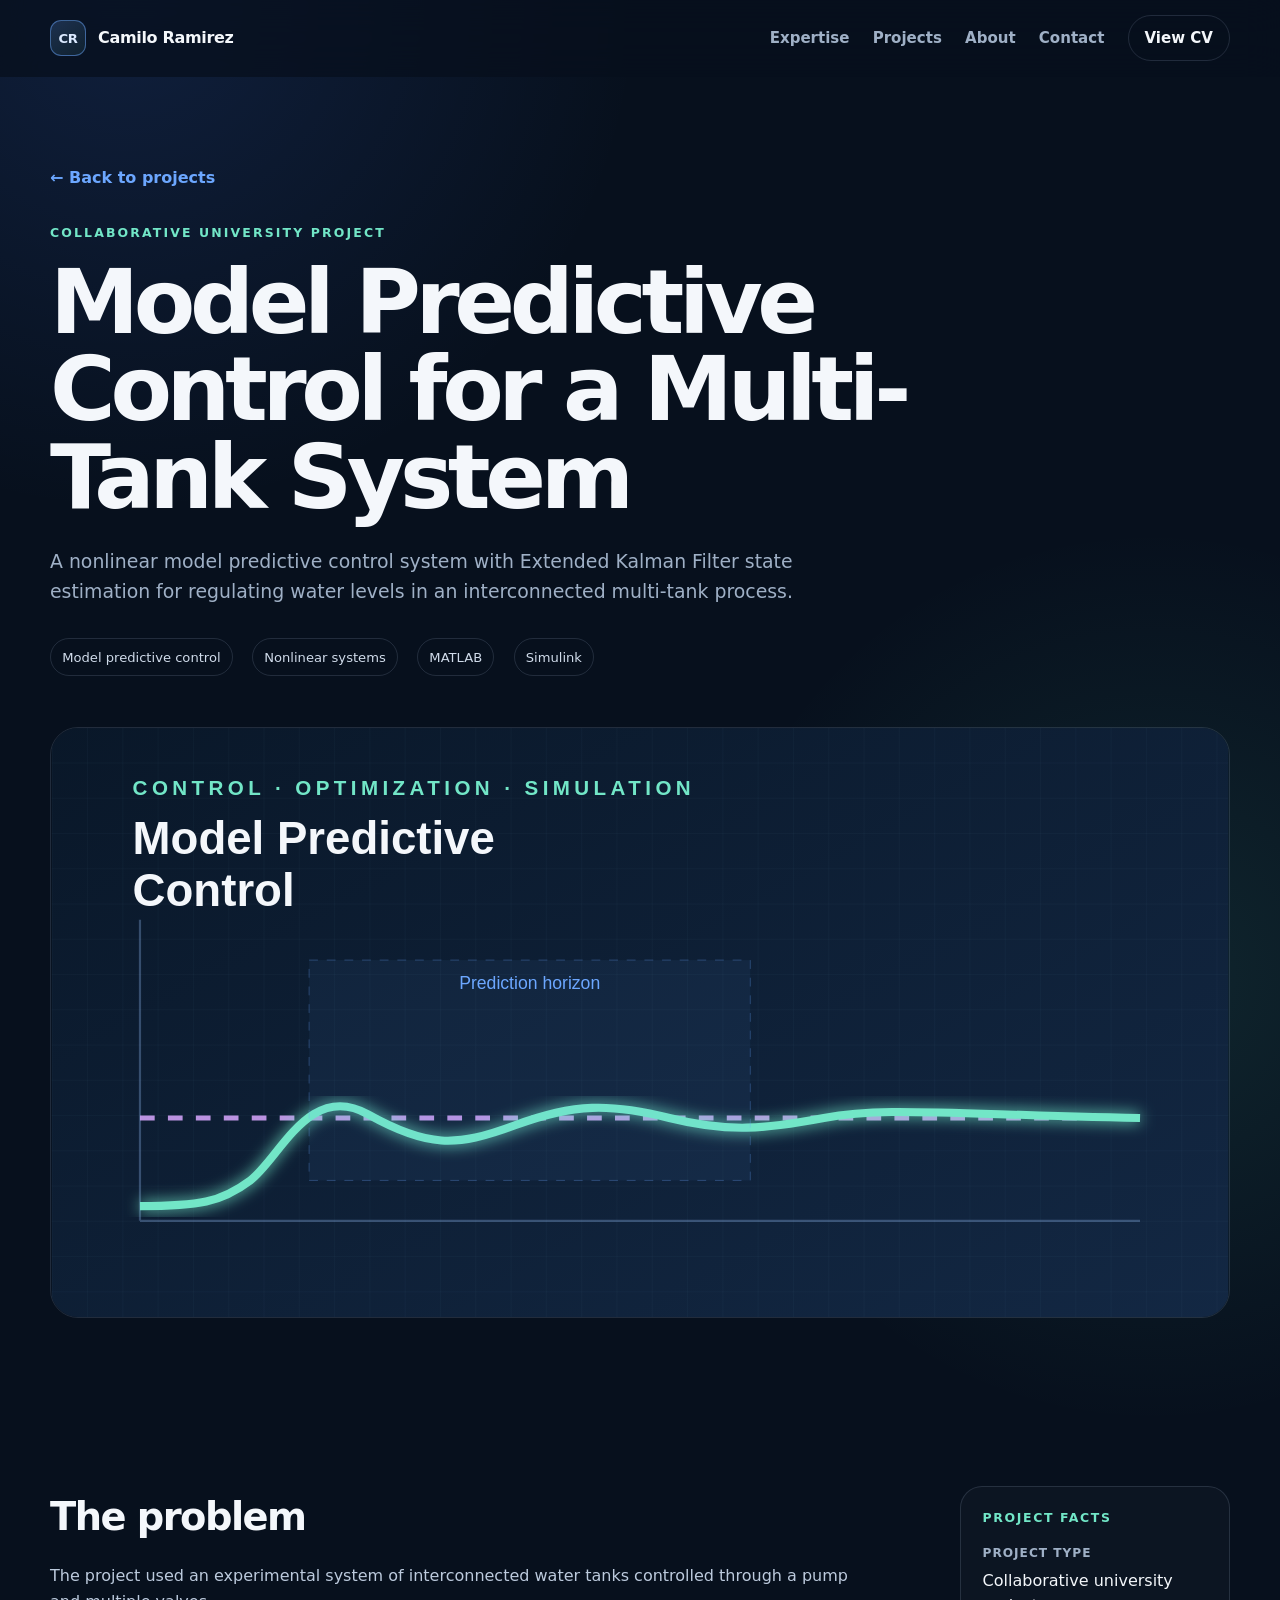
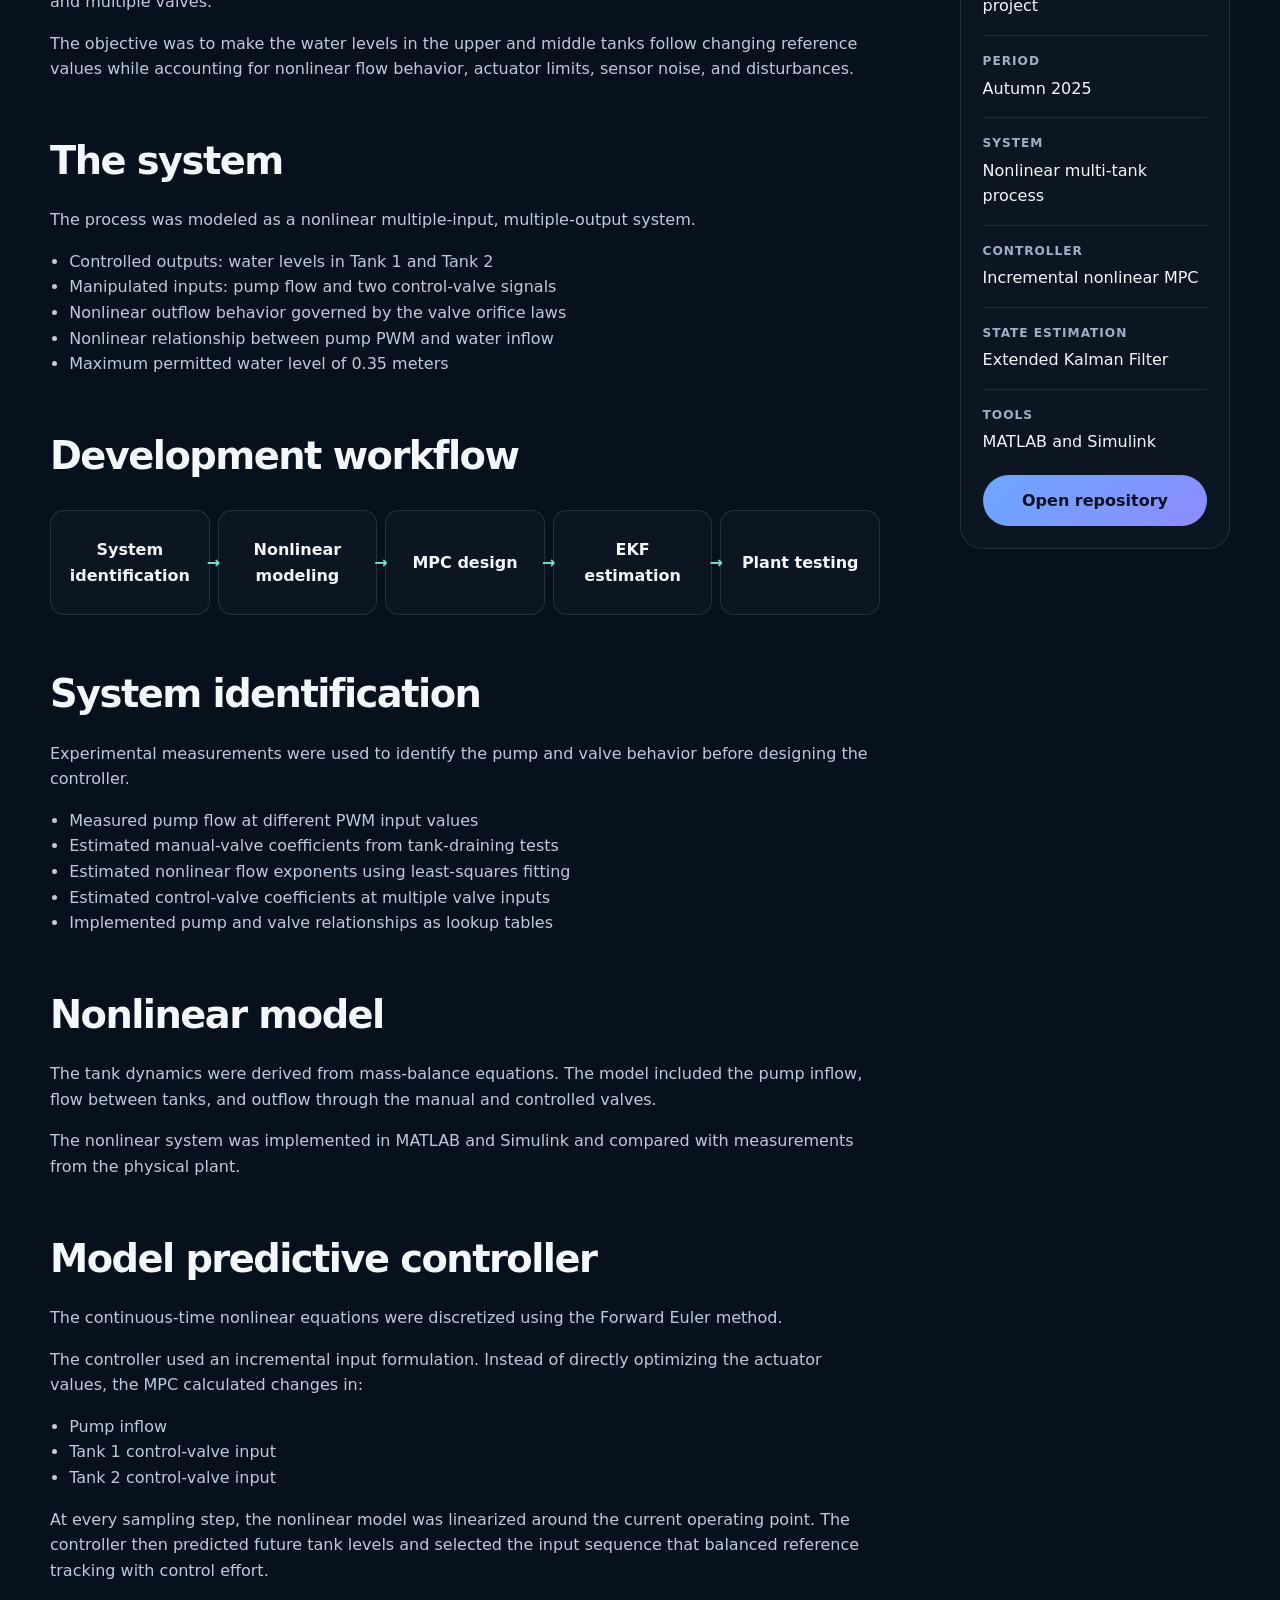
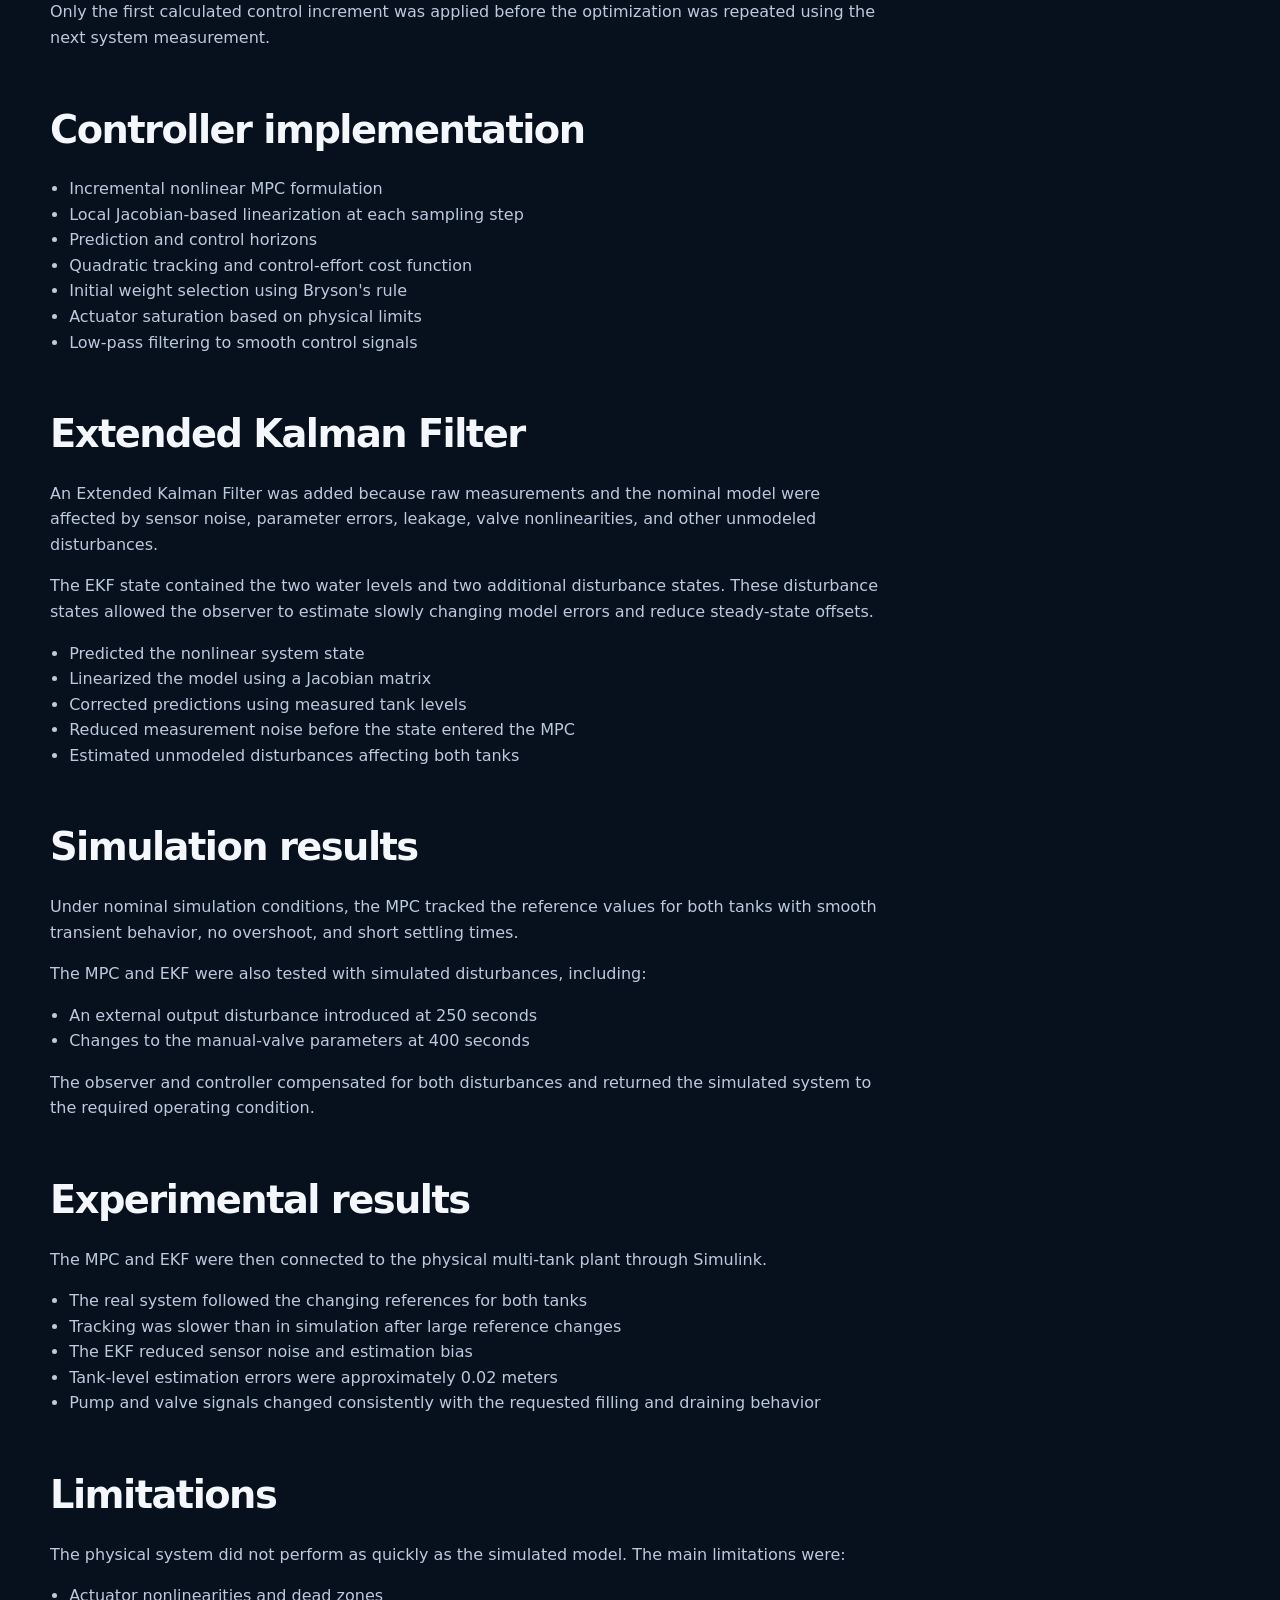
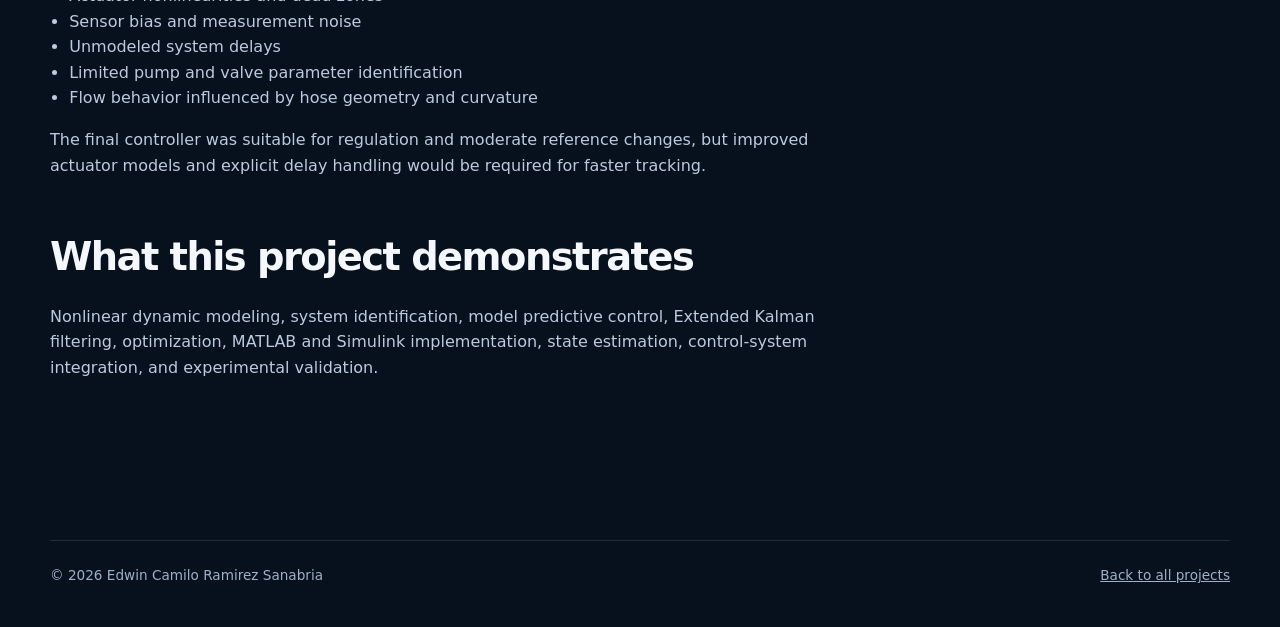
<file: projects/mpc.html>
<!DOCTYPE html>
<html lang="en">
<head>
  <meta charset="utf-8" />

  <meta
    name="viewport"
    content="width=device-width, initial-scale=1"
  />

  <meta
    name="description"
    content="A nonlinear model predictive control system with Extended Kalman Filter state estimation for controlling water levels in an interconnected multi-tank process."
  />

  <meta name="theme-color" content="#08111f" />

  <title>Model Predictive Control for a Multi-Tank System | Camilo Ramirez</title>

  <link
    rel="icon"
    href="../assets/images/favicon.svg"
    type="image/svg+xml"
  />

  <link
    rel="stylesheet"
    href="../assets/css/styles.css"
  />
</head>

<body class="project-page">

  <a class="skip-link" href="#case-content">
    Skip to content
  </a>

  <header class="site-header">
    <div class="container nav-wrap">

      <a
        class="brand"
        href="../index.html"
        aria-label="Camilo Ramirez home"
      >
        <span class="brand-mark">CR</span>
        <span class="brand-text">Camilo Ramirez</span>
      </a>

      <button
        class="nav-toggle"
        type="button"
        aria-expanded="false"
        aria-controls="site-nav"
      >
        <span class="sr-only">Toggle navigation</span>
        <span></span>
        <span></span>
        <span></span>
      </button>

      <nav
        id="site-nav"
        class="site-nav"
        aria-label="Primary navigation"
      >
        <a href="../index.html#expertise">Expertise</a>
        <a href="../index.html#projects">Projects</a>
        <a href="../index.html#about">About</a>
        <a href="../index.html#contact">Contact</a>
        <a class="nav-cta" href="../cv/">View CV</a>
      </nav>

    </div>
  </header>


  <main id="case-content">

    <section class="case-hero">
      <div class="container">

        <a
          class="case-back"
          href="../index.html#projects"
        >
          ← Back to projects
        </a>

        <p class="eyebrow">
          Collaborative university project
        </p>

        <h1 class="case-title">
          Model Predictive Control for a Multi-Tank System
        </h1>

        <p class="case-lead">
          A nonlinear model predictive control system with Extended Kalman
          Filter state estimation for regulating water levels in an
          interconnected multi-tank process.
        </p>

        <div class="case-meta">
          <span>Model predictive control</span>
          <span>Nonlinear systems</span>
          <span>MATLAB</span>
          <span>Simulink</span>
        </div>

        <div class="case-visual">
          <img
            src="../assets/images/project-mpc.svg"
            alt="Model predictive control for an interconnected multi-tank system"
          />
        </div>

      </div>
    </section>


    <section class="section-shell">
      <div class="container case-layout">

        <article class="case-content">

          <h2>The problem</h2>

          <p>
            The project used an experimental system of interconnected water
            tanks controlled through a pump and multiple valves.
          </p>

          <p>
            The objective was to make the water levels in the upper and middle
            tanks follow changing reference values while accounting for
            nonlinear flow behavior, actuator limits, sensor noise, and
            disturbances.
          </p>


          <h2>The system</h2>

          <p>
            The process was modeled as a nonlinear multiple-input,
            multiple-output system.
          </p>

          <ul>
            <li>
              Controlled outputs: water levels in Tank 1 and Tank 2
            </li>

            <li>
              Manipulated inputs: pump flow and two control-valve signals
            </li>

            <li>
              Nonlinear outflow behavior governed by the valve orifice laws
            </li>

            <li>
              Nonlinear relationship between pump PWM and water inflow
            </li>

            <li>
              Maximum permitted water level of 0.35 meters
            </li>
          </ul>


          <h2>Development workflow</h2>

          <div
            class="architecture-flow"
            aria-label="Model predictive control development workflow"
          >
            <div class="flow-step">System identification</div>
            <div class="flow-step">Nonlinear modeling</div>
            <div class="flow-step">MPC design</div>
            <div class="flow-step">EKF estimation</div>
            <div class="flow-step">Plant testing</div>
          </div>


          <h2>System identification</h2>

          <p>
            Experimental measurements were used to identify the pump and valve
            behavior before designing the controller.
          </p>

          <ul>
            <li>
              Measured pump flow at different PWM input values
            </li>

            <li>
              Estimated manual-valve coefficients from tank-draining tests
            </li>

            <li>
              Estimated nonlinear flow exponents using least-squares fitting
            </li>

            <li>
              Estimated control-valve coefficients at multiple valve inputs
            </li>

            <li>
              Implemented pump and valve relationships as lookup tables
            </li>
          </ul>


          <h2>Nonlinear model</h2>

          <p>
            The tank dynamics were derived from mass-balance equations. The
            model included the pump inflow, flow between tanks, and outflow
            through the manual and controlled valves.
          </p>

          <p>
            The nonlinear system was implemented in MATLAB and Simulink and
            compared with measurements from the physical plant.
          </p>


          <h2>Model predictive controller</h2>

          <p>
            The continuous-time nonlinear equations were discretized using the
            Forward Euler method.
          </p>

          <p>
            The controller used an incremental input formulation. Instead of
            directly optimizing the actuator values, the MPC calculated changes
            in:
          </p>

          <ul>
            <li>
              Pump inflow
            </li>

            <li>
              Tank 1 control-valve input
            </li>

            <li>
              Tank 2 control-valve input
            </li>
          </ul>

          <p>
            At every sampling step, the nonlinear model was linearized around
            the current operating point. The controller then predicted future
            tank levels and selected the input sequence that balanced reference
            tracking with control effort.
          </p>

          <p>
            Only the first calculated control increment was applied before the
            optimization was repeated using the next system measurement.
          </p>


          <h2>Controller implementation</h2>

          <ul>
            <li>
              Incremental nonlinear MPC formulation
            </li>

            <li>
              Local Jacobian-based linearization at each sampling step
            </li>

            <li>
              Prediction and control horizons
            </li>

            <li>
              Quadratic tracking and control-effort cost function
            </li>

            <li>
              Initial weight selection using Bryson's rule
            </li>

            <li>
              Actuator saturation based on physical limits
            </li>

            <li>
              Low-pass filtering to smooth control signals
            </li>
          </ul>


          <h2>Extended Kalman Filter</h2>

          <p>
            An Extended Kalman Filter was added because raw measurements and
            the nominal model were affected by sensor noise, parameter errors,
            leakage, valve nonlinearities, and other unmodeled disturbances.
          </p>

          <p>
            The EKF state contained the two water levels and two additional
            disturbance states. These disturbance states allowed the observer
            to estimate slowly changing model errors and reduce steady-state
            offsets.
          </p>

          <ul>
            <li>
              Predicted the nonlinear system state
            </li>

            <li>
              Linearized the model using a Jacobian matrix
            </li>

            <li>
              Corrected predictions using measured tank levels
            </li>

            <li>
              Reduced measurement noise before the state entered the MPC
            </li>

            <li>
              Estimated unmodeled disturbances affecting both tanks
            </li>
          </ul>


          <h2>Simulation results</h2>

          <p>
            Under nominal simulation conditions, the MPC tracked the reference
            values for both tanks with smooth transient behavior, no overshoot,
            and short settling times.
          </p>

          <p>
            The MPC and EKF were also tested with simulated disturbances,
            including:
          </p>

          <ul>
            <li>
              An external output disturbance introduced at 250 seconds
            </li>

            <li>
              Changes to the manual-valve parameters at 400 seconds
            </li>
          </ul>

          <p>
            The observer and controller compensated for both disturbances and
            returned the simulated system to the required operating condition.
          </p>


          <h2>Experimental results</h2>

          <p>
            The MPC and EKF were then connected to the physical multi-tank
            plant through Simulink.
          </p>

          <ul>
            <li>
              The real system followed the changing references for both tanks
            </li>

            <li>
              Tracking was slower than in simulation after large reference
              changes
            </li>

            <li>
              The EKF reduced sensor noise and estimation bias
            </li>

            <li>
              Tank-level estimation errors were approximately 0.02 meters
            </li>

            <li>
              Pump and valve signals changed consistently with the requested
              filling and draining behavior
            </li>
          </ul>


          <h2>Limitations</h2>

          <p>
            The physical system did not perform as quickly as the simulated
            model. The main limitations were:
          </p>

          <ul>
            <li>
              Actuator nonlinearities and dead zones
            </li>

            <li>
              Sensor bias and measurement noise
            </li>

            <li>
              Unmodeled system delays
            </li>

            <li>
              Limited pump and valve parameter identification
            </li>

            <li>
              Flow behavior influenced by hose geometry and curvature
            </li>
          </ul>

          <p>
            The final controller was suitable for regulation and moderate
            reference changes, but improved actuator models and explicit delay
            handling would be required for faster tracking.
          </p>


          <h2>What this project demonstrates</h2>

          <p>
            Nonlinear dynamic modeling, system identification, model predictive
            control, Extended Kalman filtering, optimization, MATLAB and
            Simulink implementation, state estimation, control-system
            integration, and experimental validation.
          </p>

        </article>


        <aside
          class="case-sidebar"
          aria-label="Project information"
        >

          <h2>Project facts</h2>

          <dl class="case-facts">

            <div>
              <dt>Project type</dt>
              <dd>Collaborative university project</dd>
            </div>

            <div>
              <dt>Period</dt>
              <dd>Autumn 2025</dd>
            </div>

            <div>
              <dt>System</dt>
              <dd>Nonlinear multi-tank process</dd>
            </div>

            <div>
              <dt>Controller</dt>
              <dd>Incremental nonlinear MPC</dd>
            </div>

            <div>
              <dt>State estimation</dt>
              <dd>Extended Kalman Filter</dd>
            </div>

            <div>
              <dt>Tools</dt>
              <dd>MATLAB and Simulink</dd>
            </div>

          </dl>

          <a
            class="button button-primary"
            href="https://github.com/Camilo1114/MPC"
            target="_blank"
            rel="noopener noreferrer"
          >
            Open repository
          </a>

        </aside>

      </div>
    </section>

  </main>


  <footer class="site-footer">
    <div class="container footer-row">

      <p>
        © <span id="current-year"></span>
        Edwin Camilo Ramirez Sanabria
      </p>

      <p>
        <a href="../index.html#projects">
          Back to all projects
        </a>
      </p>

    </div>
  </footer>


  <script
    defer
    src="../assets/js/main.js"
  ></script>

</body>
</html>
</file>
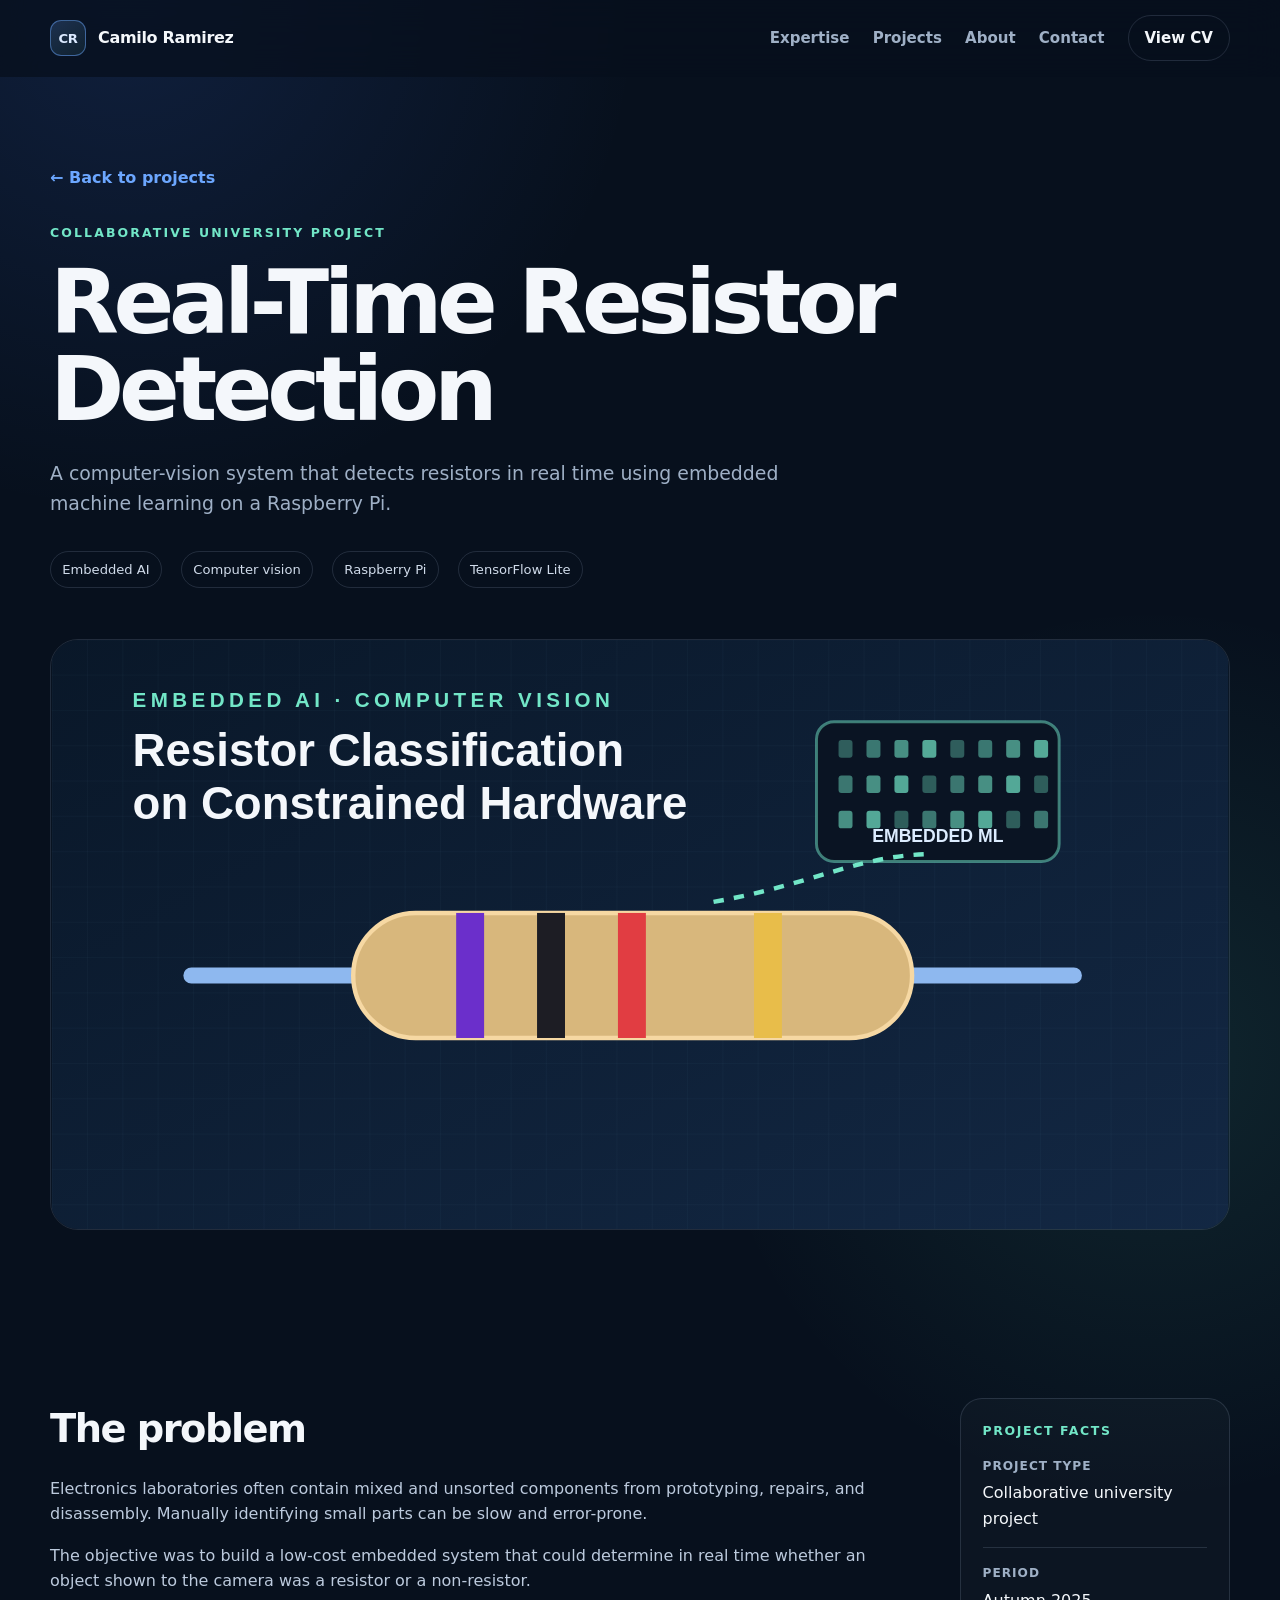
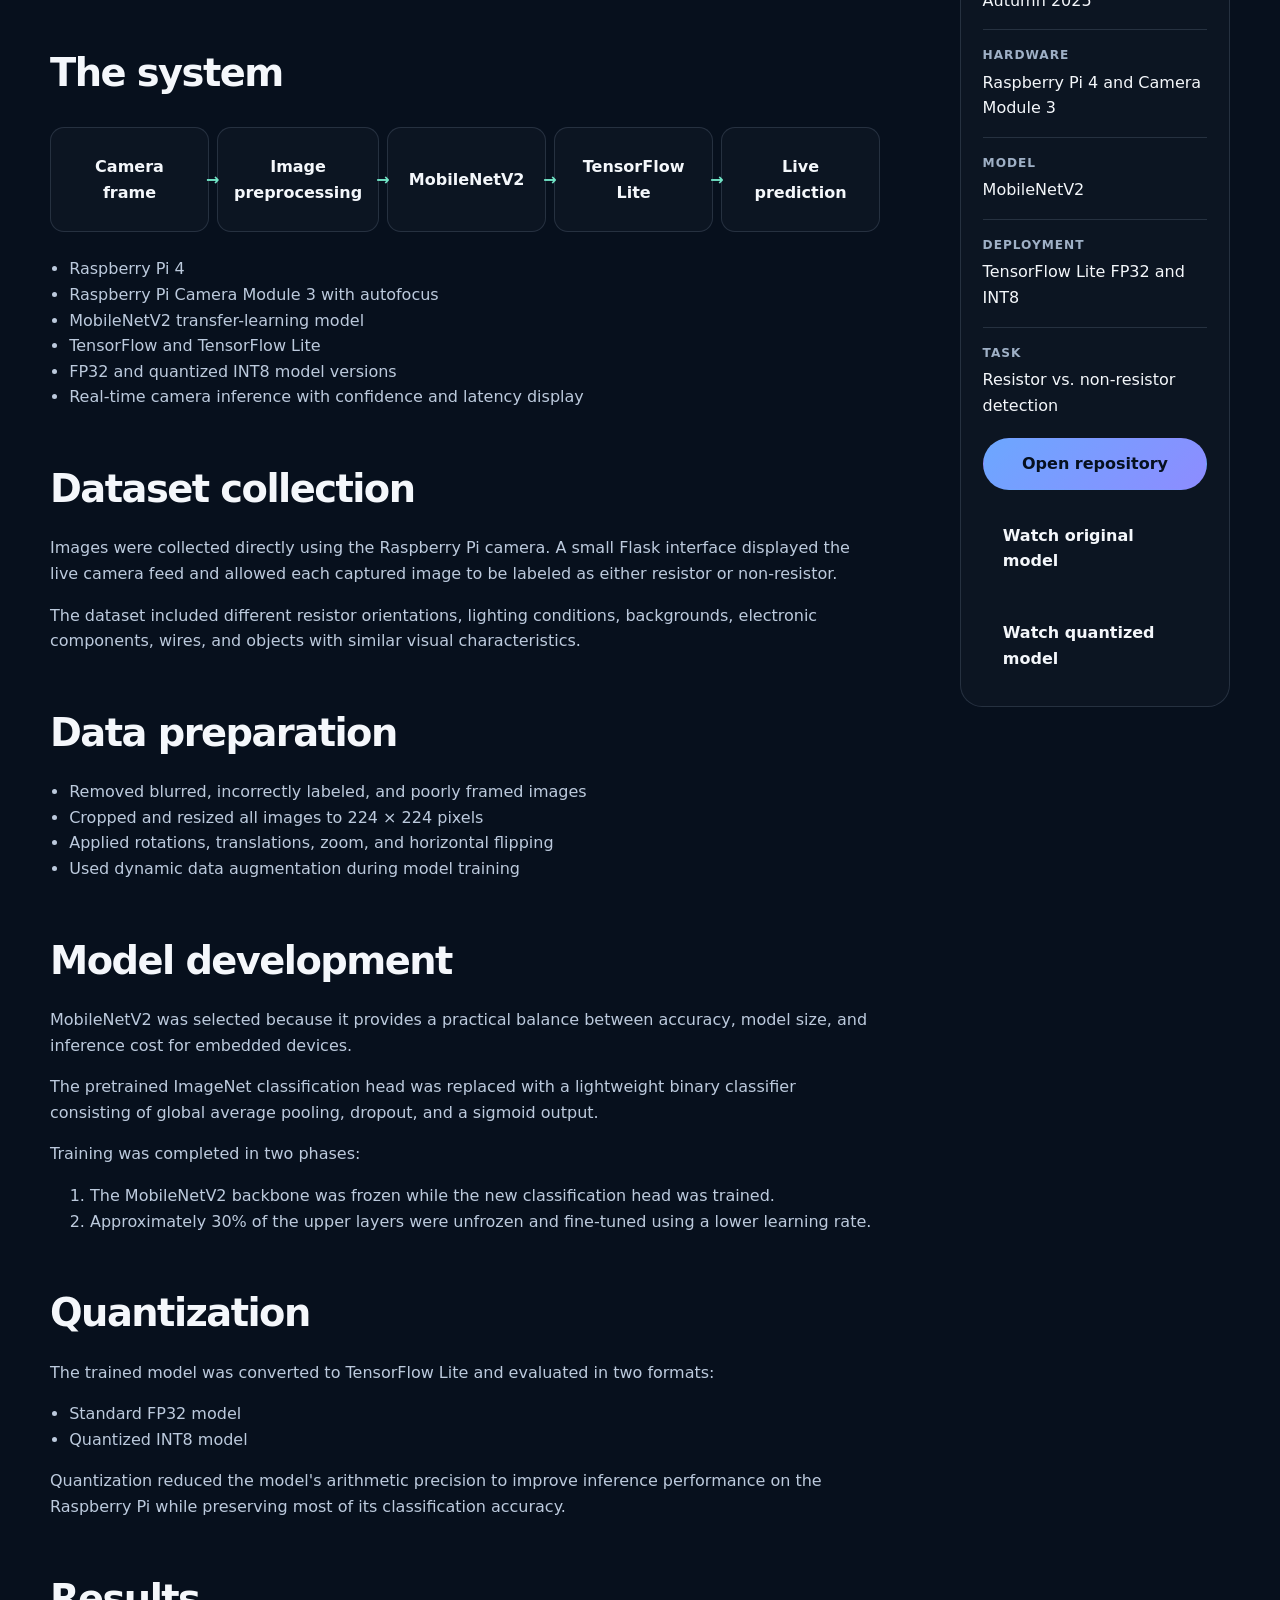
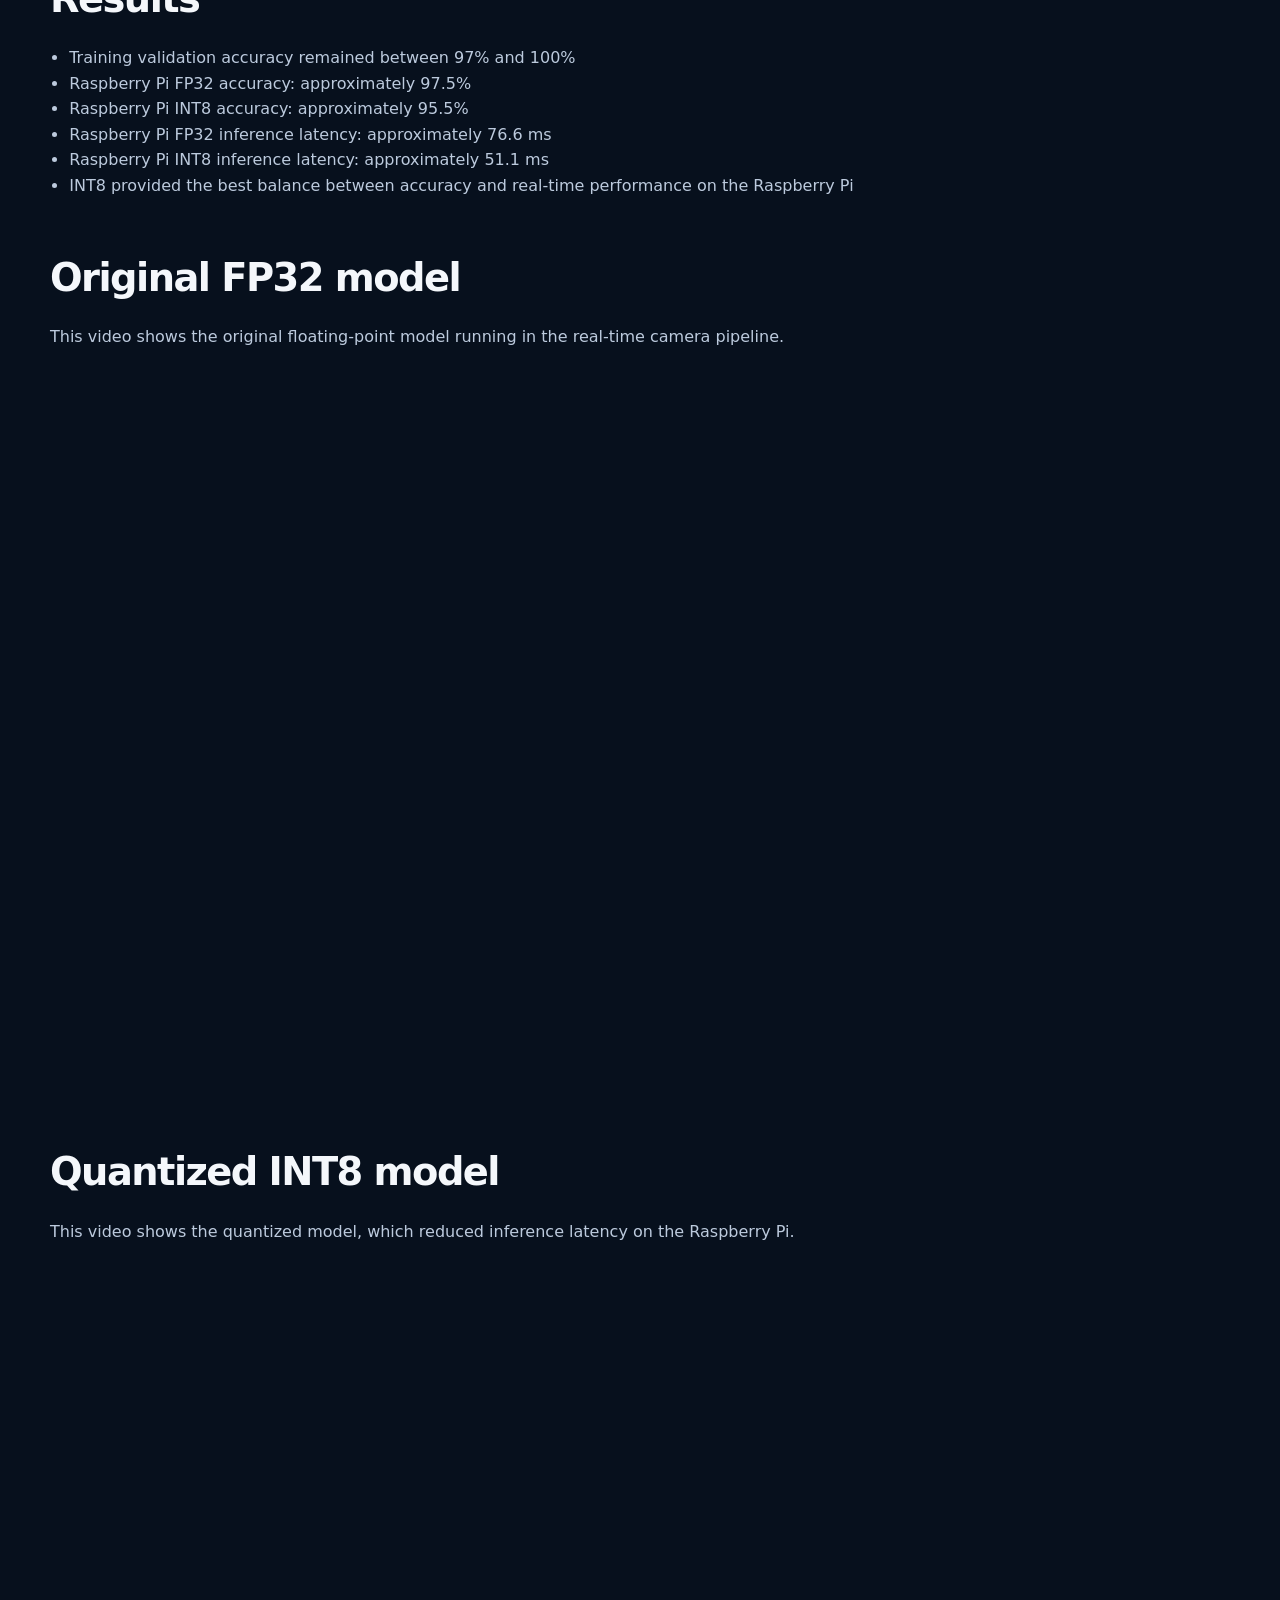
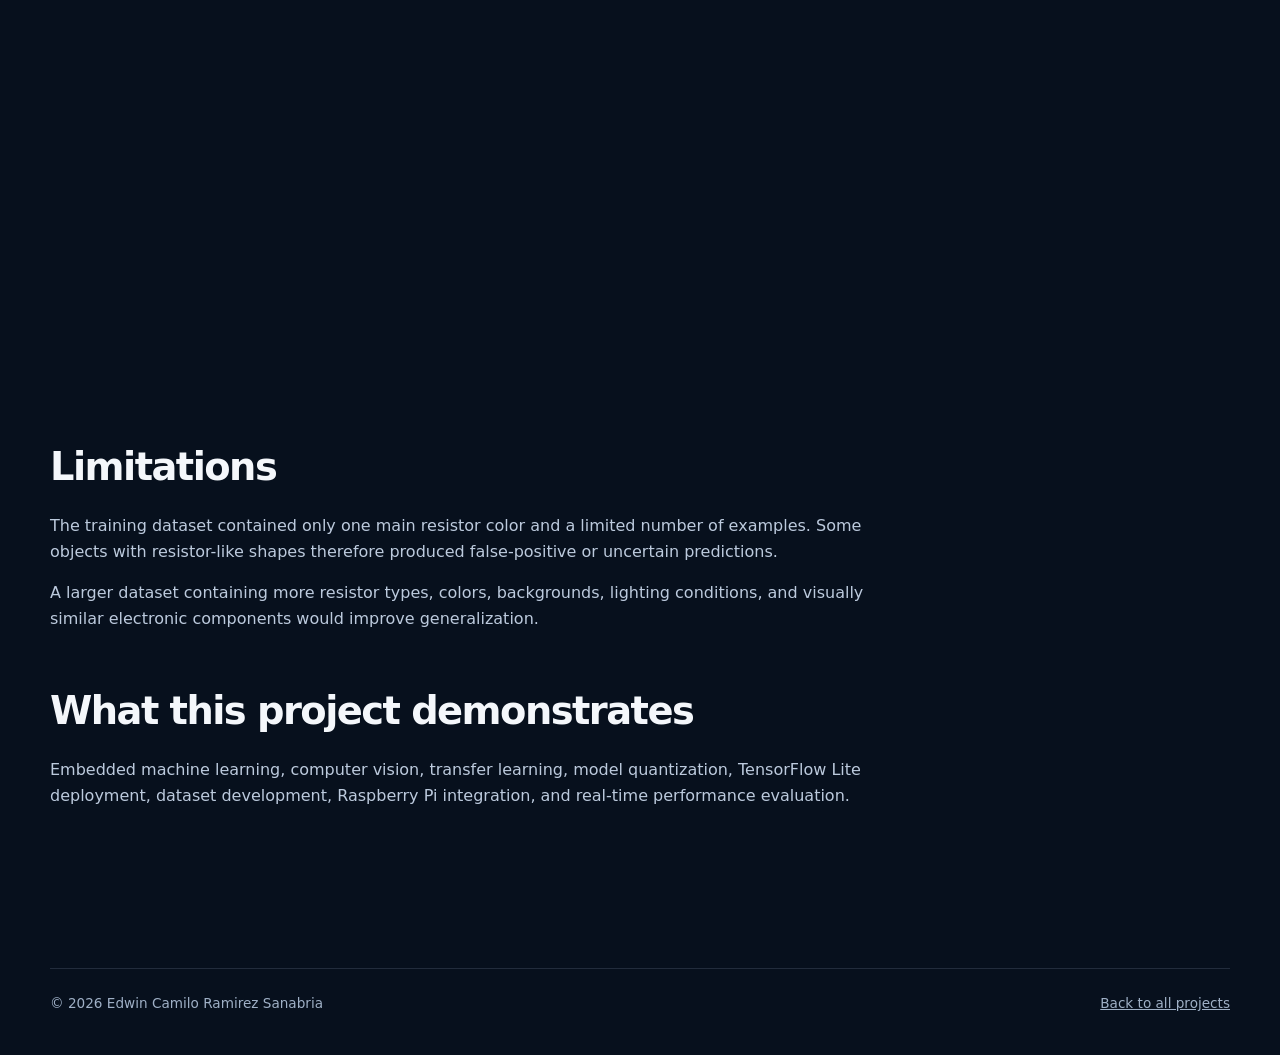
<file: projects/resistor-classification.html>
<!DOCTYPE html>
<html lang="en">
<head>
  <meta charset="utf-8" />

  <meta
    name="viewport"
    content="width=device-width, initial-scale=1"
  />

  <meta
    name="description"
    content="A real-time embedded machine learning system for detecting resistors using a Raspberry Pi, camera, MobileNetV2, and TensorFlow Lite."
  />

  <meta name="theme-color" content="#08111f" />

  <title>Real-Time Resistor Detection | Camilo Ramirez</title>

  <link
    rel="icon"
    href="../assets/images/favicon.svg"
    type="image/svg+xml"
  />

  <link
    rel="stylesheet"
    href="../assets/css/styles.css"
  />
</head>

<body class="project-page">

  <a class="skip-link" href="#case-content">
    Skip to content
  </a>

  <header class="site-header">
    <div class="container nav-wrap">

      <a
        class="brand"
        href="../index.html"
        aria-label="Camilo Ramirez home"
      >
        <span class="brand-mark">CR</span>
        <span class="brand-text">Camilo Ramirez</span>
      </a>

      <button
        class="nav-toggle"
        type="button"
        aria-expanded="false"
        aria-controls="site-nav"
      >
        <span class="sr-only">Toggle navigation</span>
        <span></span>
        <span></span>
        <span></span>
      </button>

      <nav
        id="site-nav"
        class="site-nav"
        aria-label="Primary navigation"
      >
        <a href="../index.html#expertise">Expertise</a>
        <a href="../index.html#projects">Projects</a>
        <a href="../index.html#about">About</a>
        <a href="../index.html#contact">Contact</a>
        <a class="nav-cta" href="../cv/">View CV</a>
      </nav>

    </div>
  </header>


  <main id="case-content">

    <section class="case-hero">
      <div class="container">

        <a
          class="case-back"
          href="../index.html#projects"
        >
          ← Back to projects
        </a>

        <p class="eyebrow">
          Collaborative university project
        </p>

        <h1 class="case-title">
          Real-Time Resistor Detection
        </h1>

        <p class="case-lead">
          A computer-vision system that detects resistors in real time using
          embedded machine learning on a Raspberry Pi.
        </p>

        <div class="case-meta">
          <span>Embedded AI</span>
          <span>Computer vision</span>
          <span>Raspberry Pi</span>
          <span>TensorFlow Lite</span>
        </div>

        <div class="case-visual">
          <img
            src="../assets/images/project-resistor.svg"
            alt="Real-time resistor detection using embedded machine learning"
          />
        </div>

      </div>
    </section>


    <section class="section-shell">
      <div class="container case-layout">

        <article class="case-content">

          <h2>The problem</h2>

          <p>
            Electronics laboratories often contain mixed and unsorted
            components from prototyping, repairs, and disassembly. Manually
            identifying small parts can be slow and error-prone.
          </p>

          <p>
            The objective was to build a low-cost embedded system that could
            determine in real time whether an object shown to the camera was a
            resistor or a non-resistor.
          </p>


          <h2>The system</h2>

          <div
            class="architecture-flow"
            aria-label="Embedded resistor detection workflow"
          >
            <div class="flow-step">Camera frame</div>
            <div class="flow-step">Image preprocessing</div>
            <div class="flow-step">MobileNetV2</div>
            <div class="flow-step">TensorFlow Lite</div>
            <div class="flow-step">Live prediction</div>
          </div>

          <ul>
            <li>
              Raspberry Pi 4
            </li>

            <li>
              Raspberry Pi Camera Module 3 with autofocus
            </li>

            <li>
              MobileNetV2 transfer-learning model
            </li>

            <li>
              TensorFlow and TensorFlow Lite
            </li>

            <li>
              FP32 and quantized INT8 model versions
            </li>

            <li>
              Real-time camera inference with confidence and latency display
            </li>
          </ul>


          <h2>Dataset collection</h2>

          <p>
            Images were collected directly using the Raspberry Pi camera. A
            small Flask interface displayed the live camera feed and allowed
            each captured image to be labeled as either resistor or
            non-resistor.
          </p>

          <p>
            The dataset included different resistor orientations, lighting
            conditions, backgrounds, electronic components, wires, and objects
            with similar visual characteristics.
          </p>


          <h2>Data preparation</h2>

          <ul>
            <li>
              Removed blurred, incorrectly labeled, and poorly framed images
            </li>

            <li>
              Cropped and resized all images to 224 × 224 pixels
            </li>

            <li>
              Applied rotations, translations, zoom, and horizontal flipping
            </li>

            <li>
              Used dynamic data augmentation during model training
            </li>
          </ul>


          <h2>Model development</h2>

          <p>
            MobileNetV2 was selected because it provides a practical balance
            between accuracy, model size, and inference cost for embedded
            devices.
          </p>

          <p>
            The pretrained ImageNet classification head was replaced with a
            lightweight binary classifier consisting of global average
            pooling, dropout, and a sigmoid output.
          </p>

          <p>
            Training was completed in two phases:
          </p>

          <ol>
            <li>
              The MobileNetV2 backbone was frozen while the new classification
              head was trained.
            </li>

            <li>
              Approximately 30% of the upper layers were unfrozen and
              fine-tuned using a lower learning rate.
            </li>
          </ol>


          <h2>Quantization</h2>

          <p>
            The trained model was converted to TensorFlow Lite and evaluated
            in two formats:
          </p>

          <ul>
            <li>
              Standard FP32 model
            </li>

            <li>
              Quantized INT8 model
            </li>
          </ul>

          <p>
            Quantization reduced the model's arithmetic precision to improve
            inference performance on the Raspberry Pi while preserving most
            of its classification accuracy.
          </p>


          <h2>Results</h2>

          <ul>
            <li>
              Training validation accuracy remained between 97% and 100%
            </li>

            <li>
              Raspberry Pi FP32 accuracy: approximately 97.5%
            </li>

            <li>
              Raspberry Pi INT8 accuracy: approximately 95.5%
            </li>

            <li>
              Raspberry Pi FP32 inference latency: approximately 76.6 ms
            </li>

            <li>
              Raspberry Pi INT8 inference latency: approximately 51.1 ms
            </li>

            <li>
              INT8 provided the best balance between accuracy and real-time
              performance on the Raspberry Pi
            </li>
          </ul>


          <h2>Original FP32 model</h2>

          <p>
            This video shows the original floating-point model running in the
            real-time camera pipeline.
          </p>

          <iframe
            src="https://www.youtube-nocookie.com/embed/W6Os5gTOvQI"
            title="Original FP32 real-time resistor detection model"
            loading="lazy"
            allow="accelerometer; autoplay; clipboard-write; encrypted-media; gyroscope; picture-in-picture; web-share"
            allowfullscreen
            style="
              width: 100%;
              aspect-ratio: 9 / 16;
              max-height: 720px;
              border: 0;
              border-radius: 1rem;
            "
          ></iframe>


          <h2>Quantized INT8 model</h2>

          <p>
            This video shows the quantized model, which reduced inference
            latency on the Raspberry Pi.
          </p>

          <iframe
            src="https://www.youtube-nocookie.com/embed/PoXk9OUvbWk"
            title="Quantized INT8 real-time resistor detection model"
            loading="lazy"
            allow="accelerometer; autoplay; clipboard-write; encrypted-media; gyroscope; picture-in-picture; web-share"
            allowfullscreen
            style="
              width: 100%;
              aspect-ratio: 9 / 16;
              max-height: 720px;
              border: 0;
              border-radius: 1rem;
            "
          ></iframe>


          <h2>Limitations</h2>

          <p>
            The training dataset contained only one main resistor color and a
            limited number of examples. Some objects with resistor-like shapes
            therefore produced false-positive or uncertain predictions.
          </p>

          <p>
            A larger dataset containing more resistor types, colors,
            backgrounds, lighting conditions, and visually similar electronic
            components would improve generalization.
          </p>


          <h2>What this project demonstrates</h2>

          <p>
            Embedded machine learning, computer vision, transfer learning,
            model quantization, TensorFlow Lite deployment, dataset
            development, Raspberry Pi integration, and real-time performance
            evaluation.
          </p>

        </article>


        <aside
          class="case-sidebar"
          aria-label="Project information"
        >

          <h2>Project facts</h2>

          <dl class="case-facts">

            <div>
              <dt>Project type</dt>
              <dd>Collaborative university project</dd>
            </div>

            <div>
              <dt>Period</dt>
              <dd>Autumn 2025</dd>
            </div>

            <div>
              <dt>Hardware</dt>
              <dd>Raspberry Pi 4 and Camera Module 3</dd>
            </div>

            <div>
              <dt>Model</dt>
              <dd>MobileNetV2</dd>
            </div>

            <div>
              <dt>Deployment</dt>
              <dd>TensorFlow Lite FP32 and INT8</dd>
            </div>

            <div>
              <dt>Task</dt>
              <dd>Resistor vs. non-resistor detection</dd>
            </div>

          </dl>

          <a
            class="button button-primary"
            href="https://github.com/Oscilous/APML-Project"
            target="_blank"
            rel="noopener noreferrer"
          >
            Open repository
          </a>

          <a
            class="button"
            href="https://youtube.com/shorts/W6Os5gTOvQI"
            target="_blank"
            rel="noopener noreferrer"
          >
            Watch original model
          </a>

          <a
            class="button"
            href="https://youtube.com/shorts/PoXk9OUvbWk"
            target="_blank"
            rel="noopener noreferrer"
          >
            Watch quantized model
          </a>

        </aside>

      </div>
    </section>

  </main>


  <footer class="site-footer">
    <div class="container footer-row">

      <p>
        © <span id="current-year"></span>
        Edwin Camilo Ramirez Sanabria
      </p>

      <p>
        <a href="../index.html#projects">
          Back to all projects
        </a>
      </p>

    </div>
  </footer>


  <script
    defer
    src="../assets/js/main.js"
  ></script>

</body>
</html>
</file>
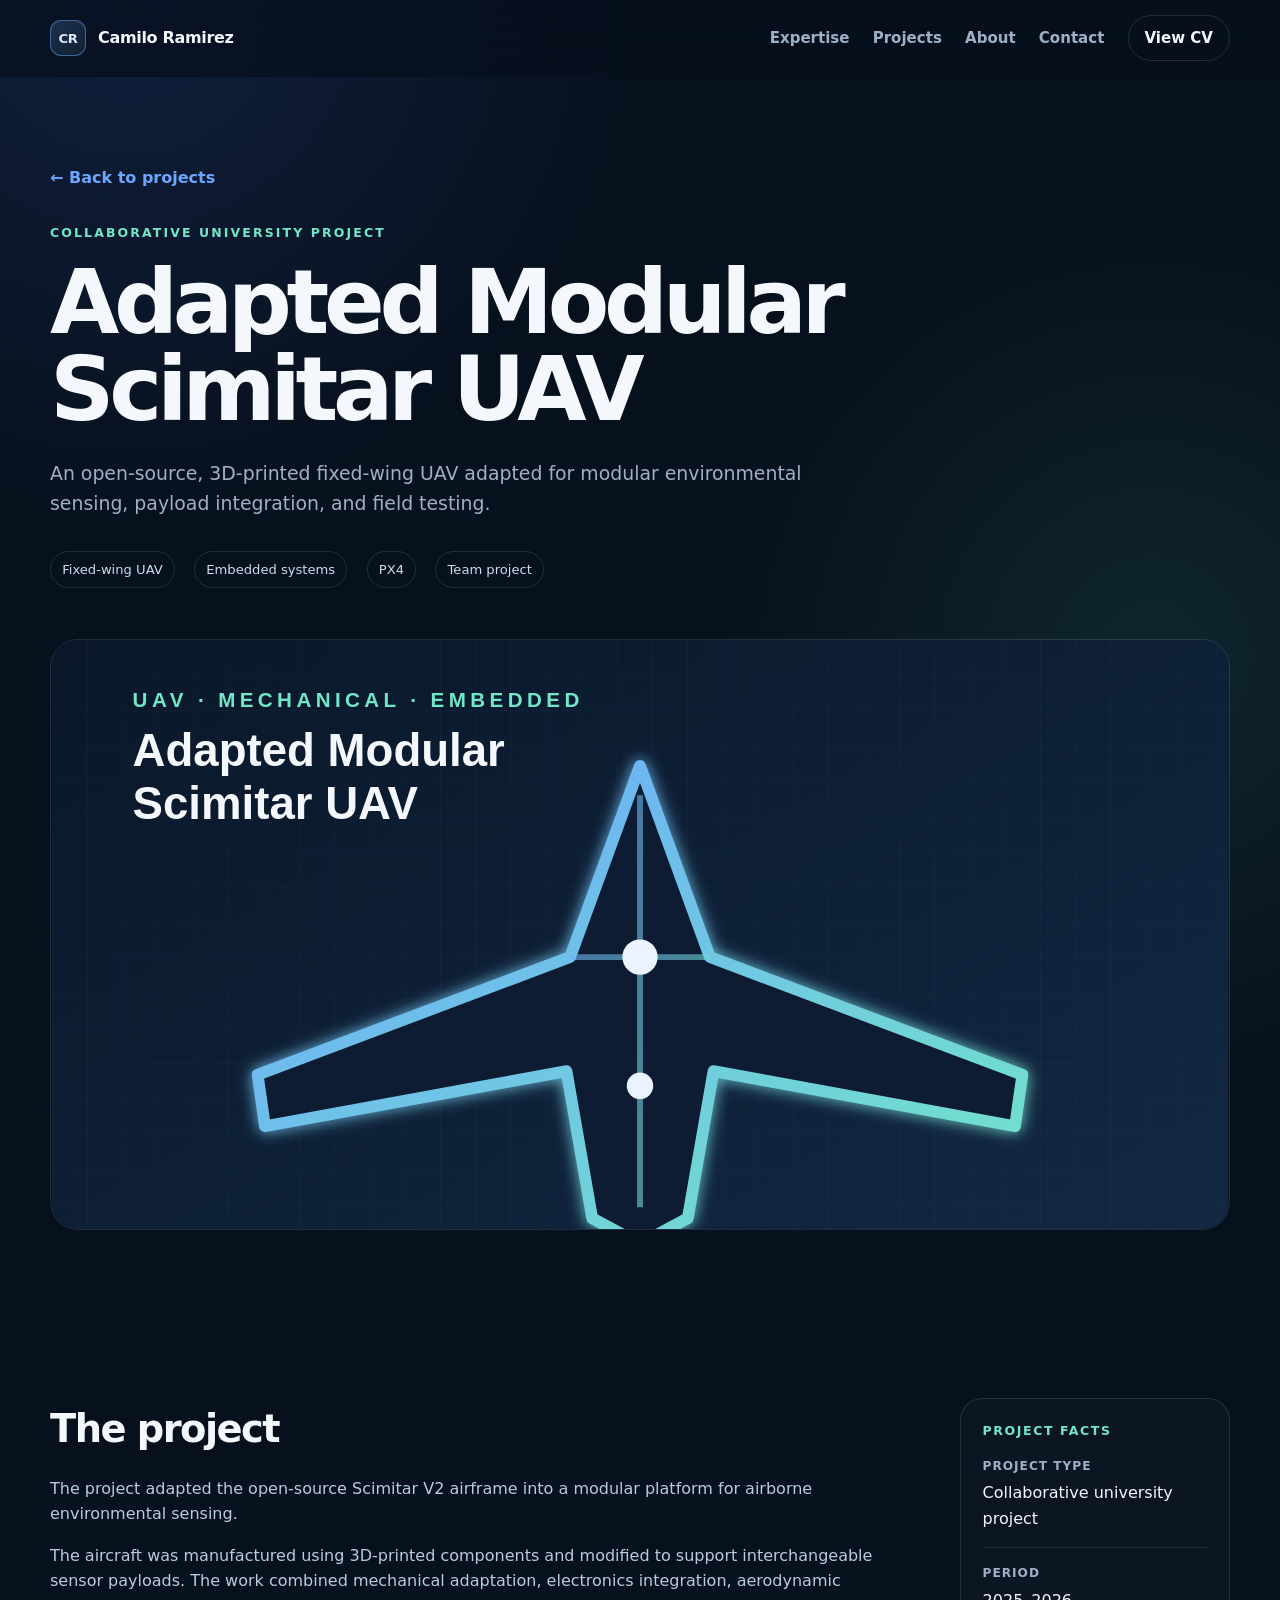
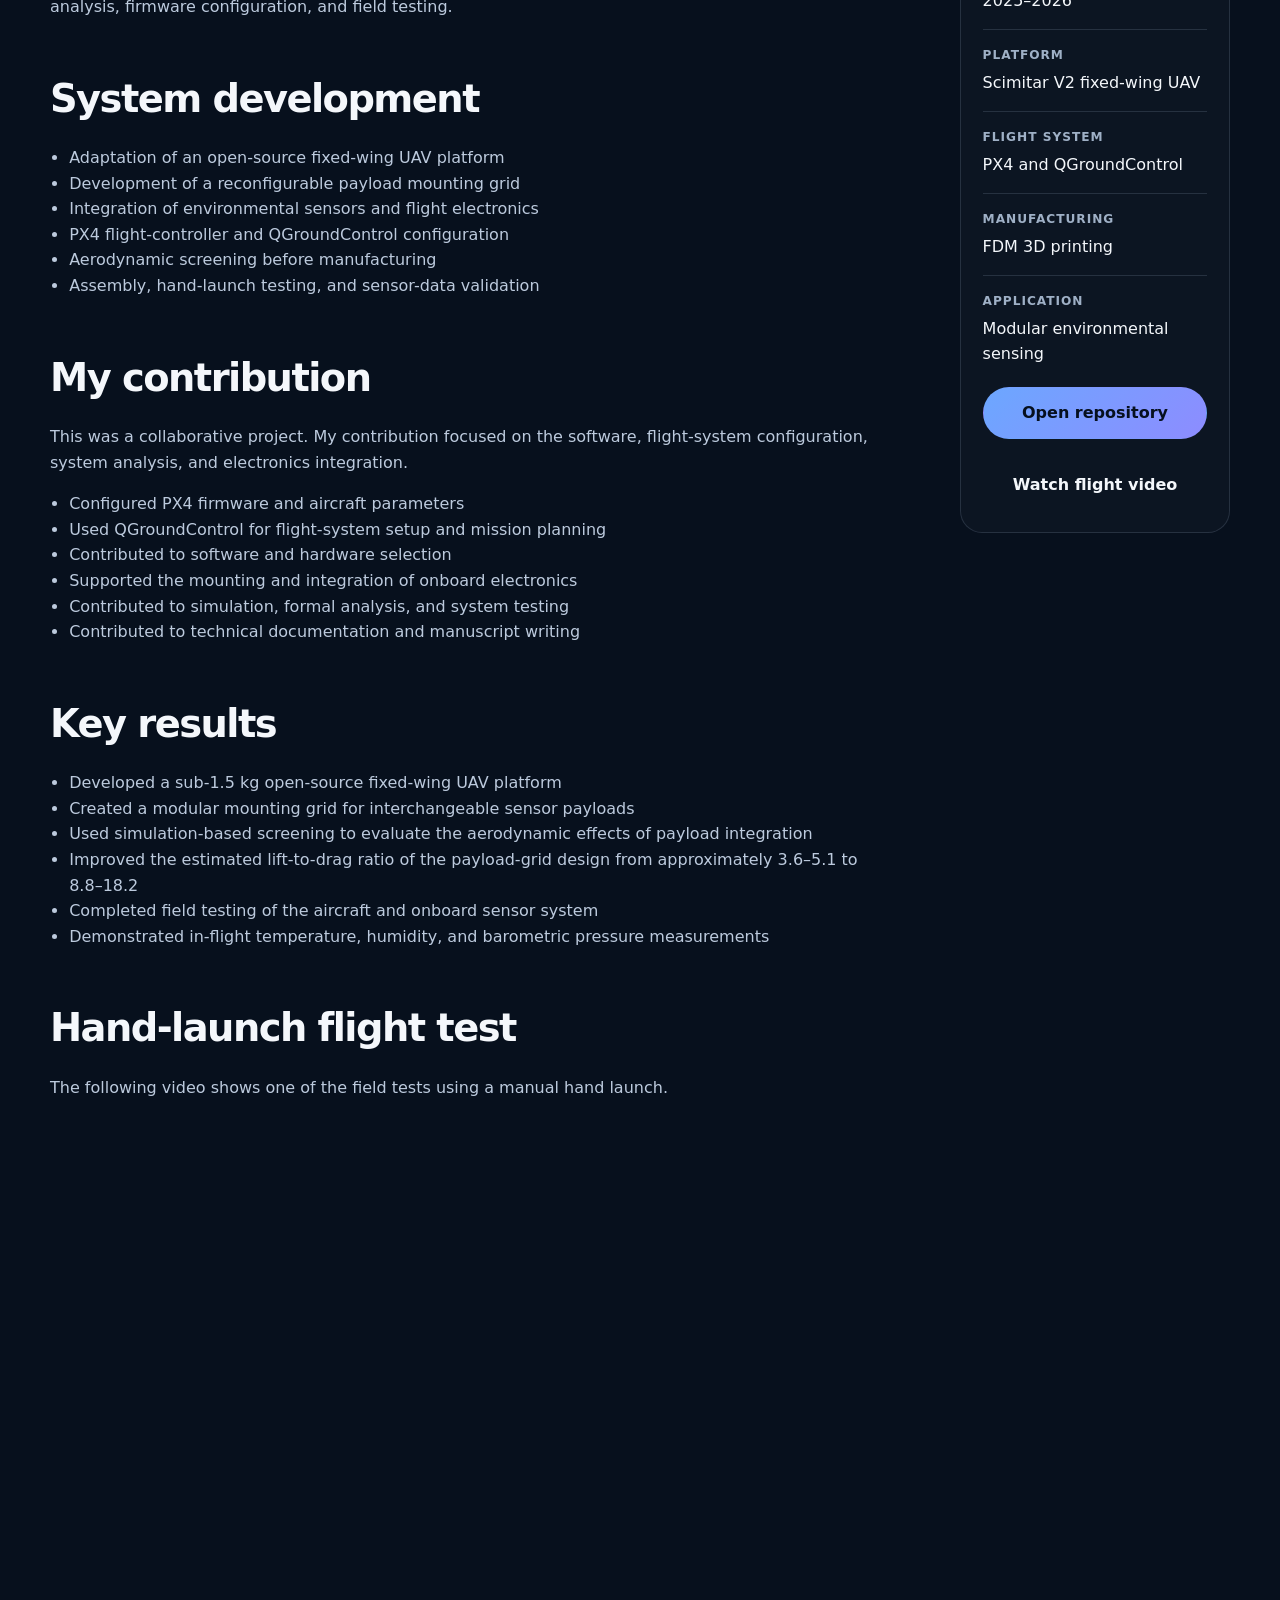
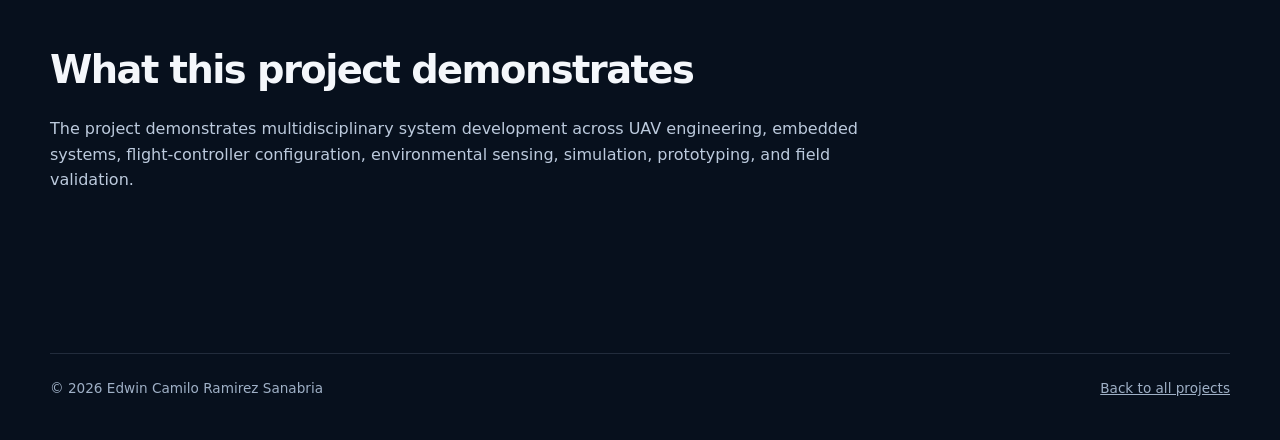
<file: projects/scimitar-uav.html>
<!DOCTYPE html>
<html lang="en">
<head>
  <meta charset="utf-8" />
  <meta
    name="viewport"
    content="width=device-width, initial-scale=1"
  />

  <meta
    name="description"
    content="An open-source, 3D-printed fixed-wing UAV adapted for modular environmental sensing, payload integration, and field testing."
  />

  <meta name="theme-color" content="#08111f" />

  <title>Adapted Modular Scimitar UAV | Camilo Ramirez</title>

  <link
    rel="icon"
    href="../assets/images/favicon.svg"
    type="image/svg+xml"
  />

  <link
    rel="stylesheet"
    href="../assets/css/styles.css"
  />
</head>

<body class="project-page">

  <a class="skip-link" href="#case-content">
    Skip to content
  </a>

  <header class="site-header">
    <div class="container nav-wrap">

      <a
        class="brand"
        href="../index.html"
        aria-label="Camilo Ramirez home"
      >
        <span class="brand-mark">CR</span>
        <span class="brand-text">Camilo Ramirez</span>
      </a>

      <button
        class="nav-toggle"
        type="button"
        aria-expanded="false"
        aria-controls="site-nav"
      >
        <span class="sr-only">Toggle navigation</span>
        <span></span>
        <span></span>
        <span></span>
      </button>

      <nav
        id="site-nav"
        class="site-nav"
        aria-label="Primary navigation"
      >
        <a href="../index.html#expertise">Expertise</a>
        <a href="../index.html#projects">Projects</a>
        <a href="../index.html#about">About</a>
        <a href="../index.html#contact">Contact</a>
        <a class="nav-cta" href="../cv/">View CV</a>
      </nav>

    </div>
  </header>


  <main id="case-content">

    <section class="case-hero">
      <div class="container">

        <a
          class="case-back"
          href="../index.html#projects"
        >
          ← Back to projects
        </a>

        <p class="eyebrow">
          Collaborative university project
        </p>

        <h1 class="case-title">
          Adapted Modular Scimitar UAV
        </h1>

        <p class="case-lead">
          An open-source, 3D-printed fixed-wing UAV adapted for modular
          environmental sensing, payload integration, and field testing.
        </p>

        <div class="case-meta">
          <span>Fixed-wing UAV</span>
          <span>Embedded systems</span>
          <span>PX4</span>
          <span>Team project</span>
        </div>

        <div class="case-visual">
          <img
            src="../assets/images/project-uav.svg"
            alt="Adapted Modular Scimitar fixed-wing UAV"
          />
        </div>

      </div>
    </section>


    <section class="section-shell">
      <div class="container case-layout">

        <article class="case-content">

          <h2>The project</h2>

          <p>
            The project adapted the open-source Scimitar V2 airframe into a
            modular platform for airborne environmental sensing.
          </p>

          <p>
            The aircraft was manufactured using 3D-printed components and
            modified to support interchangeable sensor payloads. The work
            combined mechanical adaptation, electronics integration,
            aerodynamic analysis, firmware configuration, and field testing.
          </p>


          <h2>System development</h2>

          <ul>
            <li>
              Adaptation of an open-source fixed-wing UAV platform
            </li>

            <li>
              Development of a reconfigurable payload mounting grid
            </li>

            <li>
              Integration of environmental sensors and flight electronics
            </li>

            <li>
              PX4 flight-controller and QGroundControl configuration
            </li>

            <li>
              Aerodynamic screening before manufacturing
            </li>

            <li>
              Assembly, hand-launch testing, and sensor-data validation
            </li>
          </ul>


          <h2>My contribution</h2>

          <p>
            This was a collaborative project. My contribution focused on the
            software, flight-system configuration, system analysis, and
            electronics integration.
          </p>

          <ul>
            <li>
              Configured PX4 firmware and aircraft parameters
            </li>

            <li>
              Used QGroundControl for flight-system setup and mission planning
            </li>

            <li>
              Contributed to software and hardware selection
            </li>

            <li>
              Supported the mounting and integration of onboard electronics
            </li>

            <li>
              Contributed to simulation, formal analysis, and system testing
            </li>

            <li>
              Contributed to technical documentation and manuscript writing
            </li>
          </ul>


          <h2>Key results</h2>

          <ul>
            <li>
              Developed a sub-1.5 kg open-source fixed-wing UAV platform
            </li>

            <li>
              Created a modular mounting grid for interchangeable sensor
              payloads
            </li>

            <li>
              Used simulation-based screening to evaluate the aerodynamic
              effects of payload integration
            </li>

            <li>
              Improved the estimated lift-to-drag ratio of the payload-grid
              design from approximately 3.6–5.1 to 8.8–18.2
            </li>

            <li>
              Completed field testing of the aircraft and onboard sensor system
            </li>

            <li>
              Demonstrated in-flight temperature, humidity, and barometric
              pressure measurements
            </li>
          </ul>


          <h2>Hand-launch flight test</h2>

          <p>
            The following video shows one of the field tests using a manual
            hand launch.
          </p>

          <iframe
            src="https://www.youtube-nocookie.com/embed/x-s20VLbqTU"
            title="Adapted Modular Scimitar UAV hand-launch flight test"
            loading="lazy"
            allow="accelerometer; autoplay; clipboard-write; encrypted-media; gyroscope; picture-in-picture; web-share"
            allowfullscreen
            style="
              width: 100%;
              aspect-ratio: 16 / 9;
              border: 0;
              border-radius: 1rem;
            "
          ></iframe>


          <h2>What this project demonstrates</h2>

          <p>
            The project demonstrates multidisciplinary system development
            across UAV engineering, embedded systems, flight-controller
            configuration, environmental sensing, simulation, prototyping, and
            field validation.
          </p>

        </article>


        <aside
          class="case-sidebar"
          aria-label="Project information"
        >

          <h2>Project facts</h2>

          <dl class="case-facts">

            <div>
              <dt>Project type</dt>
              <dd>Collaborative university project</dd>
            </div>

            <div>
              <dt>Period</dt>
              <dd>2025–2026</dd>
            </div>

            <div>
              <dt>Platform</dt>
              <dd>Scimitar V2 fixed-wing UAV</dd>
            </div>

            <div>
              <dt>Flight system</dt>
              <dd>PX4 and QGroundControl</dd>
            </div>

            <div>
              <dt>Manufacturing</dt>
              <dd>FDM 3D printing</dd>
            </div>

            <div>
              <dt>Application</dt>
              <dd>Modular environmental sensing</dd>
            </div>

          </dl>

          <a
            class="button button-primary"
            href="https://github.com/Oscilous/Adapted-Modular-Scimitar"
            target="_blank"
            rel="noopener noreferrer"
          >
            Open repository
          </a>

          <a
            class="button"
            href="https://youtu.be/x-s20VLbqTU"
            target="_blank"
            rel="noopener noreferrer"
          >
            Watch flight video
          </a>

        </aside>

      </div>
    </section>

  </main>


  <footer class="site-footer">
    <div class="container footer-row">

      <p>
        © <span id="current-year"></span>
        Edwin Camilo Ramirez Sanabria
      </p>

      <p>
        <a href="../index.html#projects">
          Back to all projects
        </a>
      </p>

    </div>
  </footer>


  <script
    defer
    src="../assets/js/main.js"
  ></script>

</body>
</html>
</file>
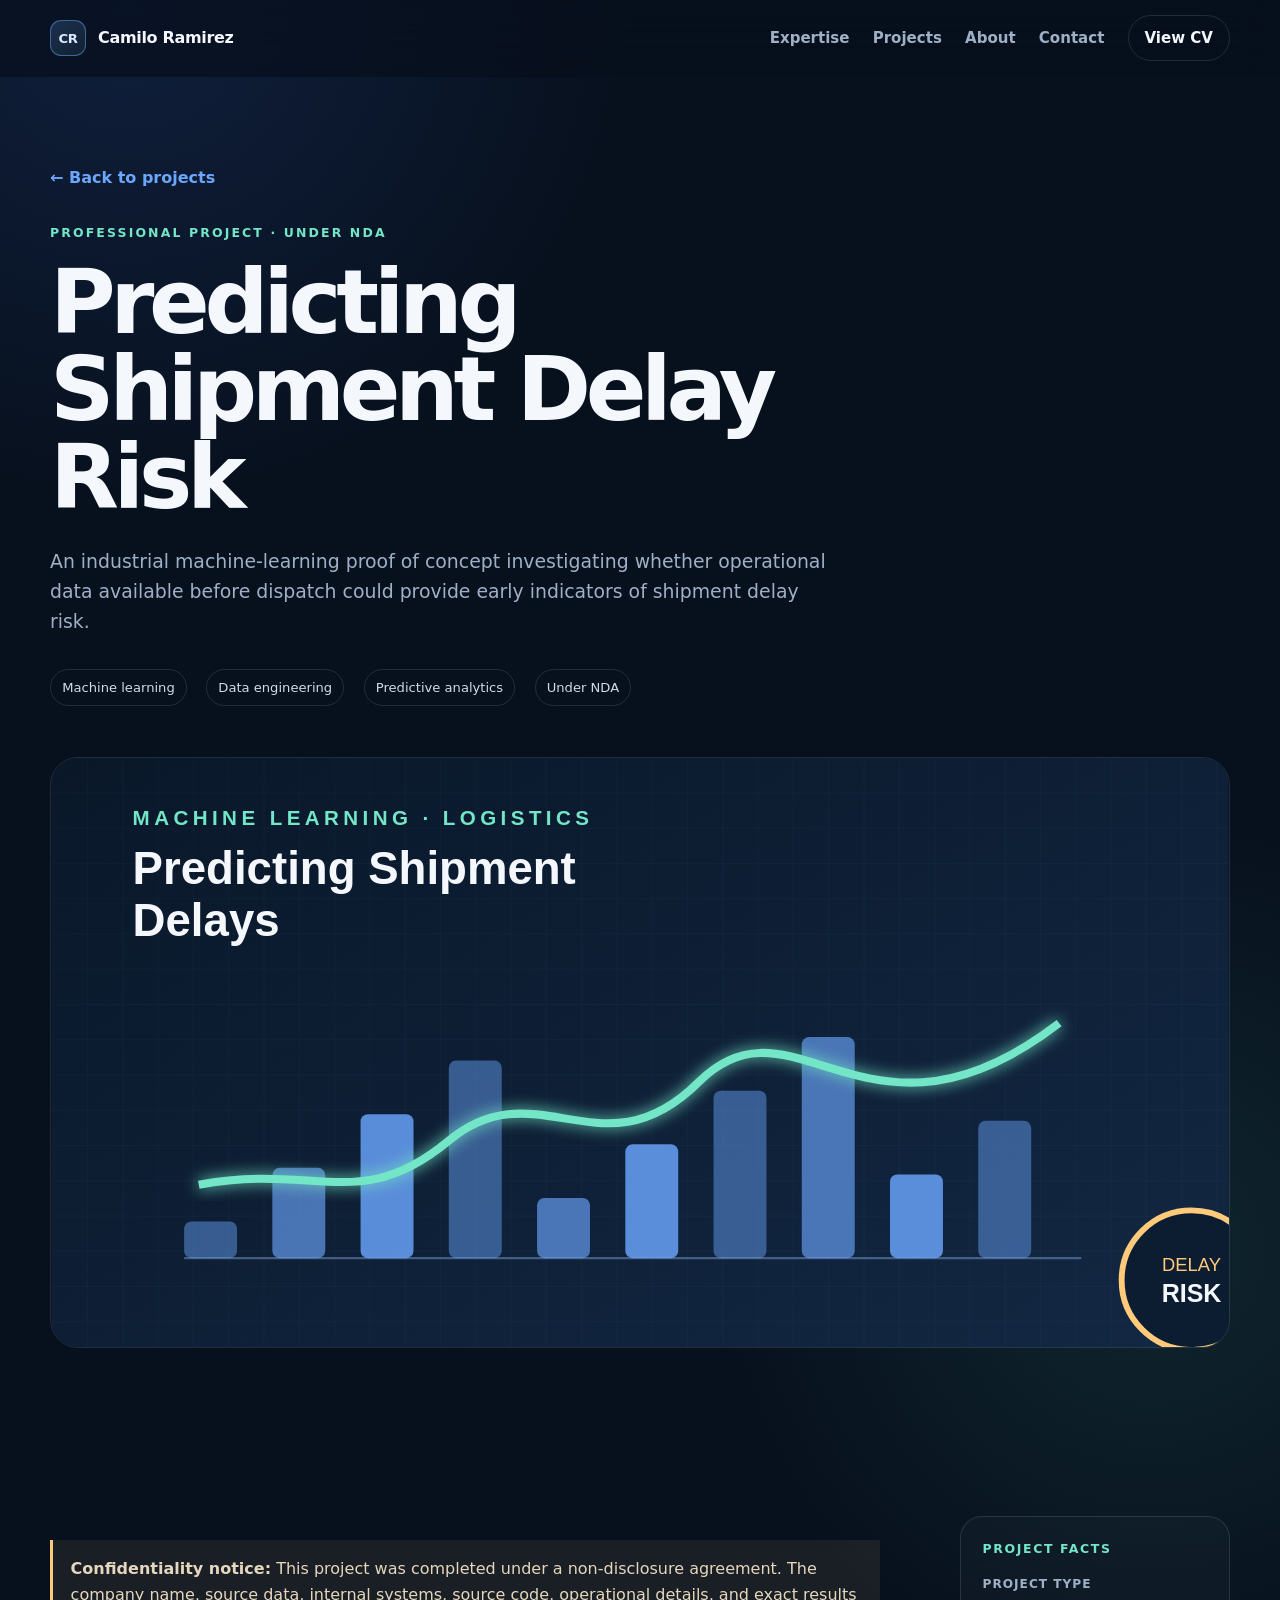
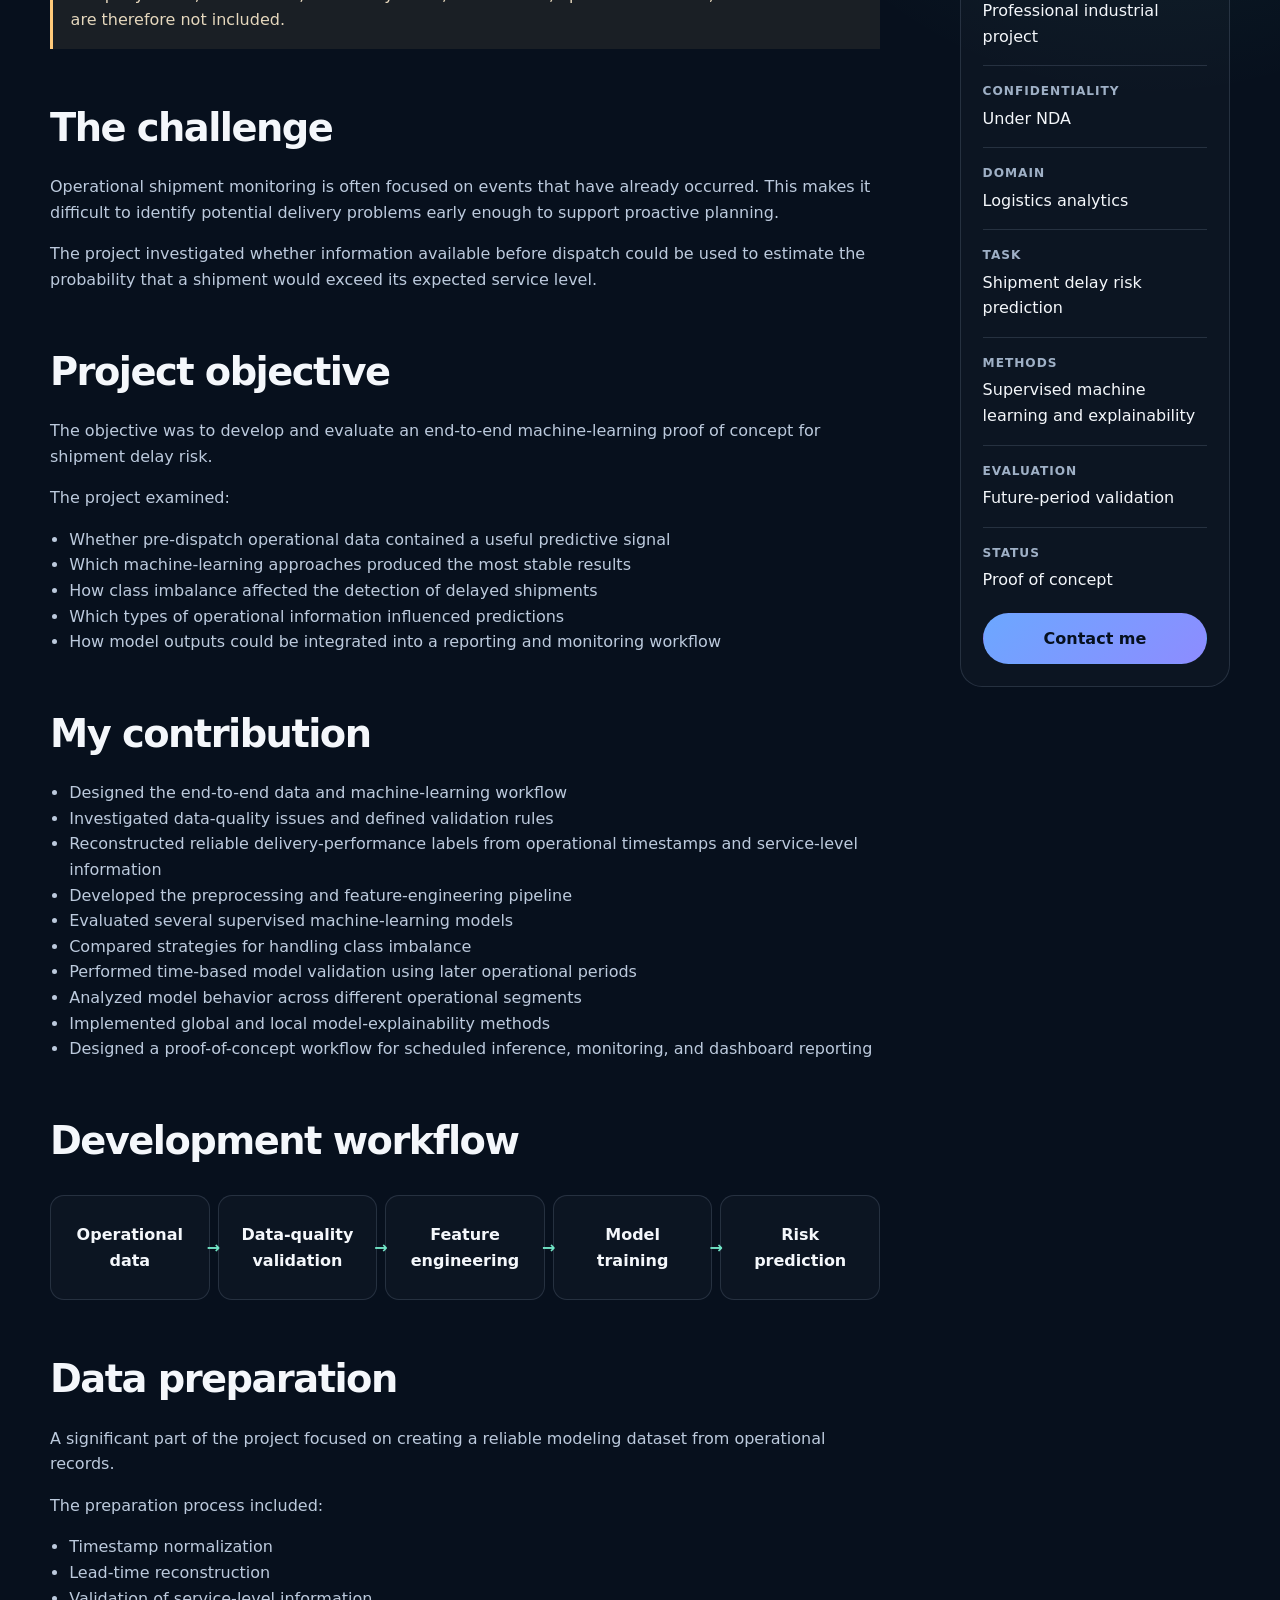
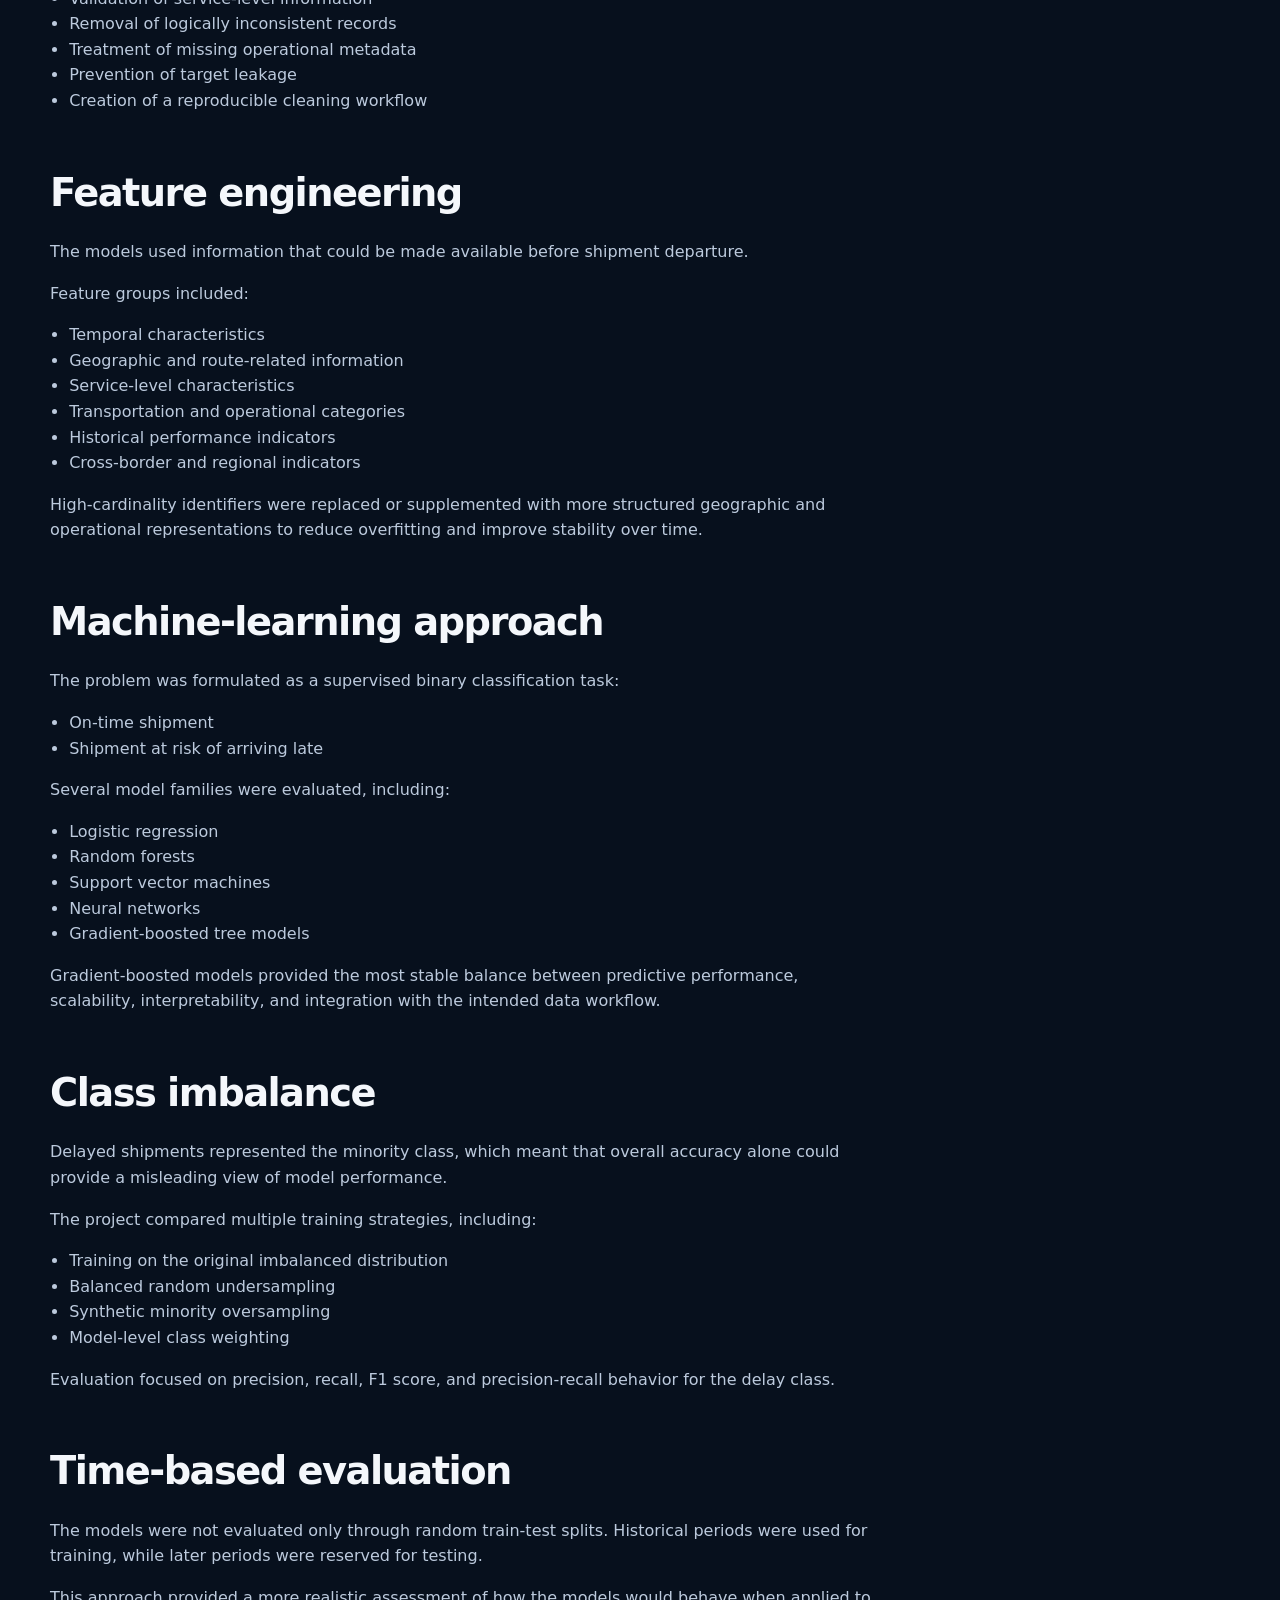
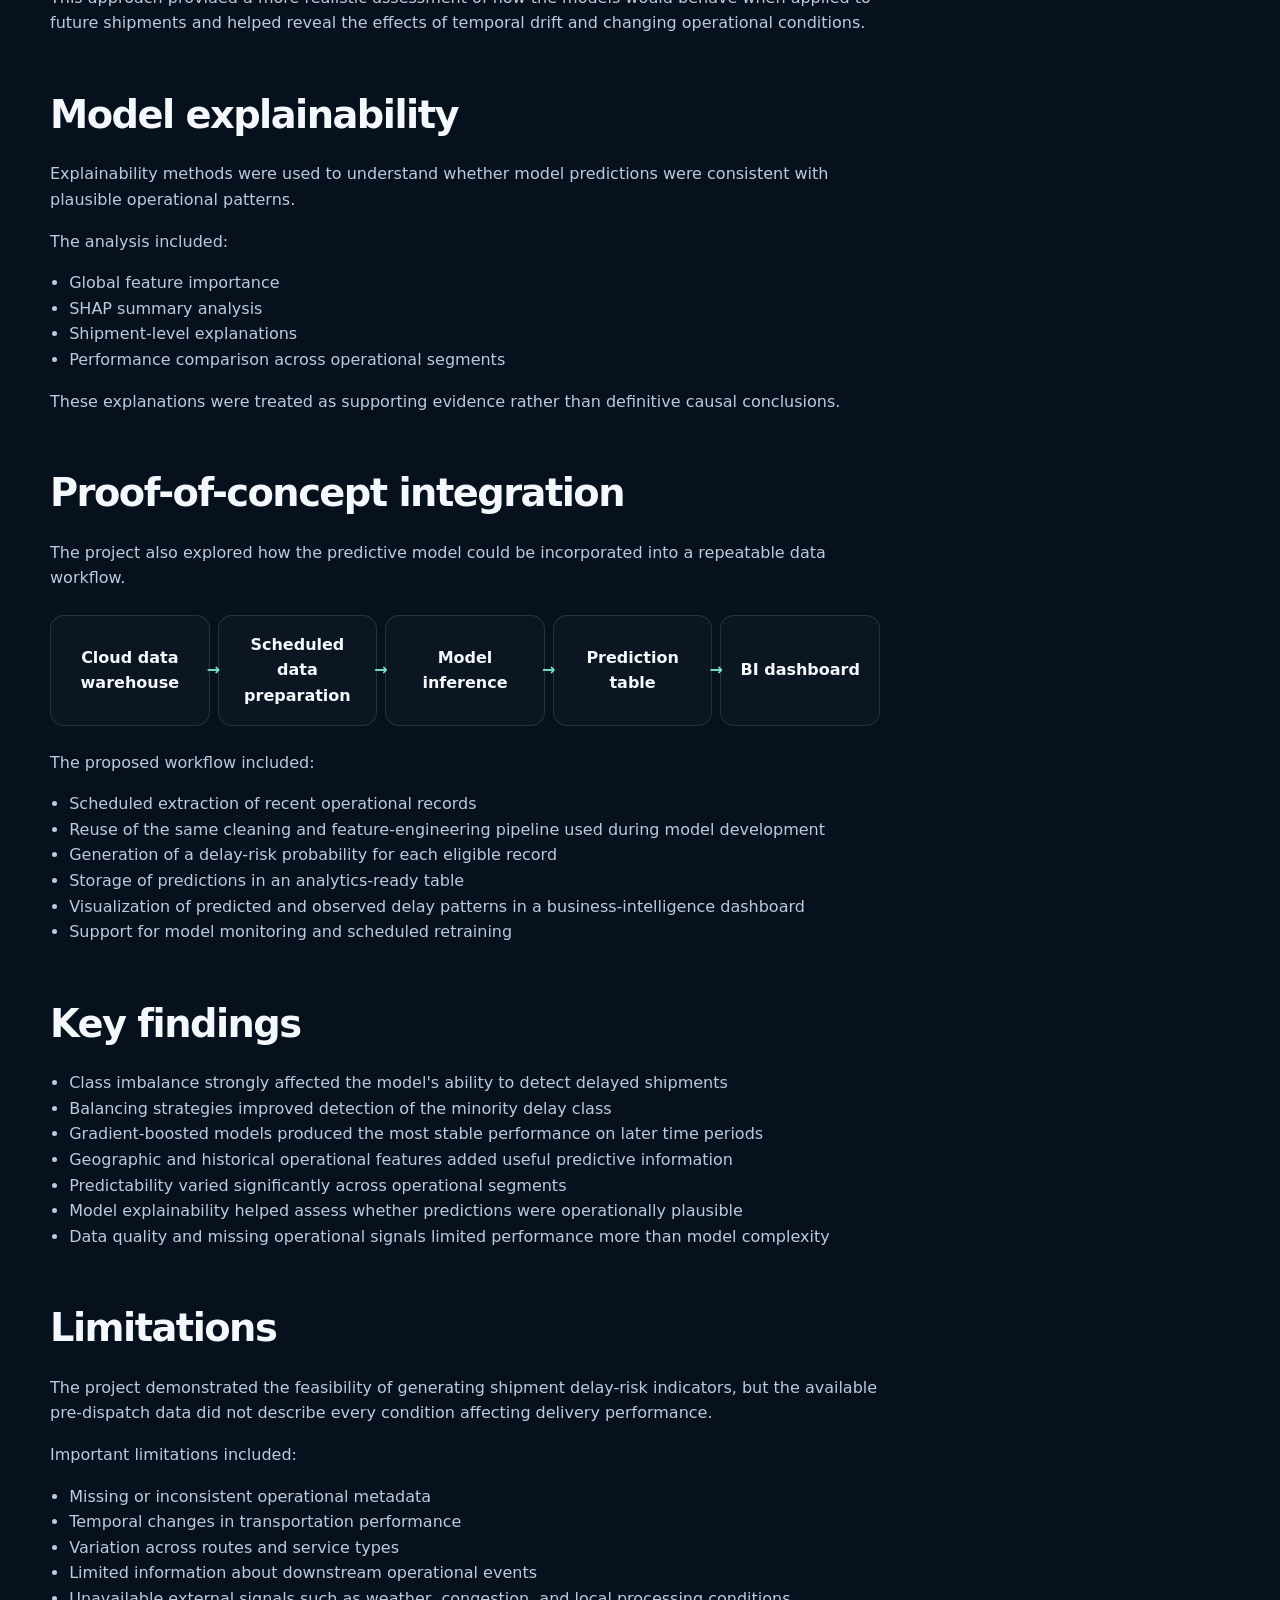
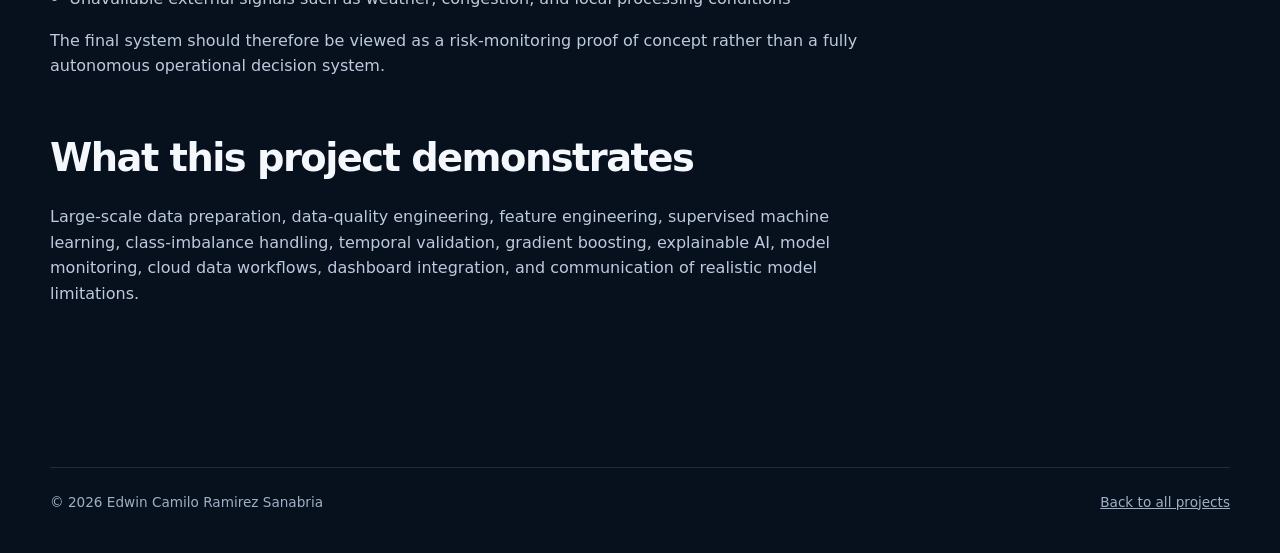
<file: projects/shipment-delay-prediction.html>
<!DOCTYPE html>
<html lang="en">
<head>
  <meta charset="utf-8" />

  <meta
    name="viewport"
    content="width=device-width, initial-scale=1"
  />

  <meta
    name="description"
    content="An industrial machine-learning proof of concept for predicting shipment delay risk using operational data available before dispatch."
  />

  <meta name="theme-color" content="#08111f" />

  <title>Predicting Shipment Delay Risk | Camilo Ramirez</title>

  <link
    rel="icon"
    href="../assets/images/favicon.svg"
    type="image/svg+xml"
  />

  <link
    rel="stylesheet"
    href="../assets/css/styles.css"
  />
</head>

<body class="project-page">

  <a class="skip-link" href="#case-content">
    Skip to content
  </a>

  <header class="site-header">
    <div class="container nav-wrap">

      <a
        class="brand"
        href="../index.html"
        aria-label="Camilo Ramirez home"
      >
        <span class="brand-mark">CR</span>
        <span class="brand-text">Camilo Ramirez</span>
      </a>

      <button
        class="nav-toggle"
        type="button"
        aria-expanded="false"
        aria-controls="site-nav"
      >
        <span class="sr-only">Toggle navigation</span>
        <span></span>
        <span></span>
        <span></span>
      </button>

      <nav
        id="site-nav"
        class="site-nav"
        aria-label="Primary navigation"
      >
        <a href="../index.html#expertise">Expertise</a>
        <a href="../index.html#projects">Projects</a>
        <a href="../index.html#about">About</a>
        <a href="../index.html#contact">Contact</a>
        <a class="nav-cta" href="../cv/">View CV</a>
      </nav>

    </div>
  </header>


  <main id="case-content">

    <section class="case-hero">
      <div class="container">

        <a
          class="case-back"
          href="../index.html#projects"
        >
          ← Back to projects
        </a>

        <p class="eyebrow">
          Professional project · Under NDA
        </p>

        <h1 class="case-title">
          Predicting Shipment Delay Risk
        </h1>

        <p class="case-lead">
          An industrial machine-learning proof of concept investigating
          whether operational data available before dispatch could provide
          early indicators of shipment delay risk.
        </p>

        <div class="case-meta">
          <span>Machine learning</span>
          <span>Data engineering</span>
          <span>Predictive analytics</span>
          <span>Under NDA</span>
        </div>

        <div class="case-visual">
          <img
            src="../assets/images/project-delay-ml.svg"
            alt="Machine-learning workflow for predicting shipment delay risk"
          />
        </div>

      </div>
    </section>


    <section class="section-shell">
      <div class="container case-layout">

        <article class="case-content">

          <div class="notice">
            <strong>Confidentiality notice:</strong>
            This project was completed under a non-disclosure agreement.
            The company name, source data, internal systems, source code,
            operational details, and exact results are therefore not included.
          </div>


          <h2>The challenge</h2>

          <p>
            Operational shipment monitoring is often focused on events that
            have already occurred. This makes it difficult to identify
            potential delivery problems early enough to support proactive
            planning.
          </p>

          <p>
            The project investigated whether information available before
            dispatch could be used to estimate the probability that a shipment
            would exceed its expected service level.
          </p>


          <h2>Project objective</h2>

          <p>
            The objective was to develop and evaluate an end-to-end
            machine-learning proof of concept for shipment delay risk.
          </p>

          <p>
            The project examined:
          </p>

          <ul>
            <li>
              Whether pre-dispatch operational data contained a useful
              predictive signal
            </li>

            <li>
              Which machine-learning approaches produced the most stable
              results
            </li>

            <li>
              How class imbalance affected the detection of delayed shipments
            </li>

            <li>
              Which types of operational information influenced predictions
            </li>

            <li>
              How model outputs could be integrated into a reporting and
              monitoring workflow
            </li>
          </ul>


          <h2>My contribution</h2>

          <ul>
            <li>
              Designed the end-to-end data and machine-learning workflow
            </li>

            <li>
              Investigated data-quality issues and defined validation rules
            </li>

            <li>
              Reconstructed reliable delivery-performance labels from
              operational timestamps and service-level information
            </li>

            <li>
              Developed the preprocessing and feature-engineering pipeline
            </li>

            <li>
              Evaluated several supervised machine-learning models
            </li>

            <li>
              Compared strategies for handling class imbalance
            </li>

            <li>
              Performed time-based model validation using later operational
              periods
            </li>

            <li>
              Analyzed model behavior across different operational segments
            </li>

            <li>
              Implemented global and local model-explainability methods
            </li>

            <li>
              Designed a proof-of-concept workflow for scheduled inference,
              monitoring, and dashboard reporting
            </li>
          </ul>


          <h2>Development workflow</h2>

          <div
            class="architecture-flow"
            aria-label="Shipment delay prediction workflow"
          >
            <div class="flow-step">Operational data</div>
            <div class="flow-step">Data-quality validation</div>
            <div class="flow-step">Feature engineering</div>
            <div class="flow-step">Model training</div>
            <div class="flow-step">Risk prediction</div>
          </div>


          <h2>Data preparation</h2>

          <p>
            A significant part of the project focused on creating a reliable
            modeling dataset from operational records.
          </p>

          <p>
            The preparation process included:
          </p>

          <ul>
            <li>
              Timestamp normalization
            </li>

            <li>
              Lead-time reconstruction
            </li>

            <li>
              Validation of service-level information
            </li>

            <li>
              Removal of logically inconsistent records
            </li>

            <li>
              Treatment of missing operational metadata
            </li>

            <li>
              Prevention of target leakage
            </li>

            <li>
              Creation of a reproducible cleaning workflow
            </li>
          </ul>


          <h2>Feature engineering</h2>

          <p>
            The models used information that could be made available before
            shipment departure.
          </p>

          <p>
            Feature groups included:
          </p>

          <ul>
            <li>
              Temporal characteristics
            </li>

            <li>
              Geographic and route-related information
            </li>

            <li>
              Service-level characteristics
            </li>

            <li>
              Transportation and operational categories
            </li>

            <li>
              Historical performance indicators
            </li>

            <li>
              Cross-border and regional indicators
            </li>
          </ul>

          <p>
            High-cardinality identifiers were replaced or supplemented with
            more structured geographic and operational representations to
            reduce overfitting and improve stability over time.
          </p>


          <h2>Machine-learning approach</h2>

          <p>
            The problem was formulated as a supervised binary classification
            task:
          </p>

          <ul>
            <li>
              On-time shipment
            </li>

            <li>
              Shipment at risk of arriving late
            </li>
          </ul>

          <p>
            Several model families were evaluated, including:
          </p>

          <ul>
            <li>
              Logistic regression
            </li>

            <li>
              Random forests
            </li>

            <li>
              Support vector machines
            </li>

            <li>
              Neural networks
            </li>

            <li>
              Gradient-boosted tree models
            </li>
          </ul>

          <p>
            Gradient-boosted models provided the most stable balance between
            predictive performance, scalability, interpretability, and
            integration with the intended data workflow.
          </p>


          <h2>Class imbalance</h2>

          <p>
            Delayed shipments represented the minority class, which meant that
            overall accuracy alone could provide a misleading view of model
            performance.
          </p>

          <p>
            The project compared multiple training strategies, including:
          </p>

          <ul>
            <li>
              Training on the original imbalanced distribution
            </li>

            <li>
              Balanced random undersampling
            </li>

            <li>
              Synthetic minority oversampling
            </li>

            <li>
              Model-level class weighting
            </li>
          </ul>

          <p>
            Evaluation focused on precision, recall, F1 score, and
            precision-recall behavior for the delay class.
          </p>


          <h2>Time-based evaluation</h2>

          <p>
            The models were not evaluated only through random train-test
            splits. Historical periods were used for training, while later
            periods were reserved for testing.
          </p>

          <p>
            This approach provided a more realistic assessment of how the
            models would behave when applied to future shipments and helped
            reveal the effects of temporal drift and changing operational
            conditions.
          </p>


          <h2>Model explainability</h2>

          <p>
            Explainability methods were used to understand whether model
            predictions were consistent with plausible operational patterns.
          </p>

          <p>
            The analysis included:
          </p>

          <ul>
            <li>
              Global feature importance
            </li>

            <li>
              SHAP summary analysis
            </li>

            <li>
              Shipment-level explanations
            </li>

            <li>
              Performance comparison across operational segments
            </li>
          </ul>

          <p>
            These explanations were treated as supporting evidence rather than
            definitive causal conclusions.
          </p>


          <h2>Proof-of-concept integration</h2>

          <p>
            The project also explored how the predictive model could be
            incorporated into a repeatable data workflow.
          </p>

          <div
            class="architecture-flow"
            aria-label="Operational prediction architecture"
          >
            <div class="flow-step">Cloud data warehouse</div>
            <div class="flow-step">Scheduled data preparation</div>
            <div class="flow-step">Model inference</div>
            <div class="flow-step">Prediction table</div>
            <div class="flow-step">BI dashboard</div>
          </div>

          <p>
            The proposed workflow included:
          </p>

          <ul>
            <li>
              Scheduled extraction of recent operational records
            </li>

            <li>
              Reuse of the same cleaning and feature-engineering pipeline used
              during model development
            </li>

            <li>
              Generation of a delay-risk probability for each eligible record
            </li>

            <li>
              Storage of predictions in an analytics-ready table
            </li>

            <li>
              Visualization of predicted and observed delay patterns in a
              business-intelligence dashboard
            </li>

            <li>
              Support for model monitoring and scheduled retraining
            </li>
          </ul>


          <h2>Key findings</h2>

          <ul>
            <li>
              Class imbalance strongly affected the model's ability to detect
              delayed shipments
            </li>

            <li>
              Balancing strategies improved detection of the minority delay
              class
            </li>

            <li>
              Gradient-boosted models produced the most stable performance on
              later time periods
            </li>

            <li>
              Geographic and historical operational features added useful
              predictive information
            </li>

            <li>
              Predictability varied significantly across operational segments
            </li>

            <li>
              Model explainability helped assess whether predictions were
              operationally plausible
            </li>

            <li>
              Data quality and missing operational signals limited performance
              more than model complexity
            </li>
          </ul>


          <h2>Limitations</h2>

          <p>
            The project demonstrated the feasibility of generating shipment
            delay-risk indicators, but the available pre-dispatch data did not
            describe every condition affecting delivery performance.
          </p>

          <p>
            Important limitations included:
          </p>

          <ul>
            <li>
              Missing or inconsistent operational metadata
            </li>

            <li>
              Temporal changes in transportation performance
            </li>

            <li>
              Variation across routes and service types
            </li>

            <li>
              Limited information about downstream operational events
            </li>

            <li>
              Unavailable external signals such as weather, congestion, and
              local processing conditions
            </li>
          </ul>

          <p>
            The final system should therefore be viewed as a risk-monitoring
            proof of concept rather than a fully autonomous operational
            decision system.
          </p>


          <h2>What this project demonstrates</h2>

          <p>
            Large-scale data preparation, data-quality engineering, feature
            engineering, supervised machine learning, class-imbalance
            handling, temporal validation, gradient boosting, explainable AI,
            model monitoring, cloud data workflows, dashboard integration, and
            communication of realistic model limitations.
          </p>

        </article>


        <aside
          class="case-sidebar"
          aria-label="Project information"
        >

          <h2>Project facts</h2>

          <dl class="case-facts">

            <div>
              <dt>Project type</dt>
              <dd>Professional industrial project</dd>
            </div>

            <div>
              <dt>Confidentiality</dt>
              <dd>Under NDA</dd>
            </div>

            <div>
              <dt>Domain</dt>
              <dd>Logistics analytics</dd>
            </div>

            <div>
              <dt>Task</dt>
              <dd>Shipment delay risk prediction</dd>
            </div>

            <div>
              <dt>Methods</dt>
              <dd>Supervised machine learning and explainability</dd>
            </div>

            <div>
              <dt>Evaluation</dt>
              <dd>Future-period validation</dd>
            </div>

            <div>
              <dt>Status</dt>
              <dd>Proof of concept</dd>
            </div>

          </dl>

          <a
            class="button button-primary"
            href="mailto:camilo.ramirez1114@gmail.com"
          >
            Contact me
          </a>

        </aside>

      </div>
    </section>

  </main>


  <footer class="site-footer">
    <div class="container footer-row">

      <p>
        © <span id="current-year"></span>
        Edwin Camilo Ramirez Sanabria
      </p>

      <p>
        <a href="../index.html#projects">
          Back to all projects
        </a>
      </p>

    </div>
  </footer>


  <script
    defer
    src="../assets/js/main.js"
  ></script>

</body>
</html>
</file>
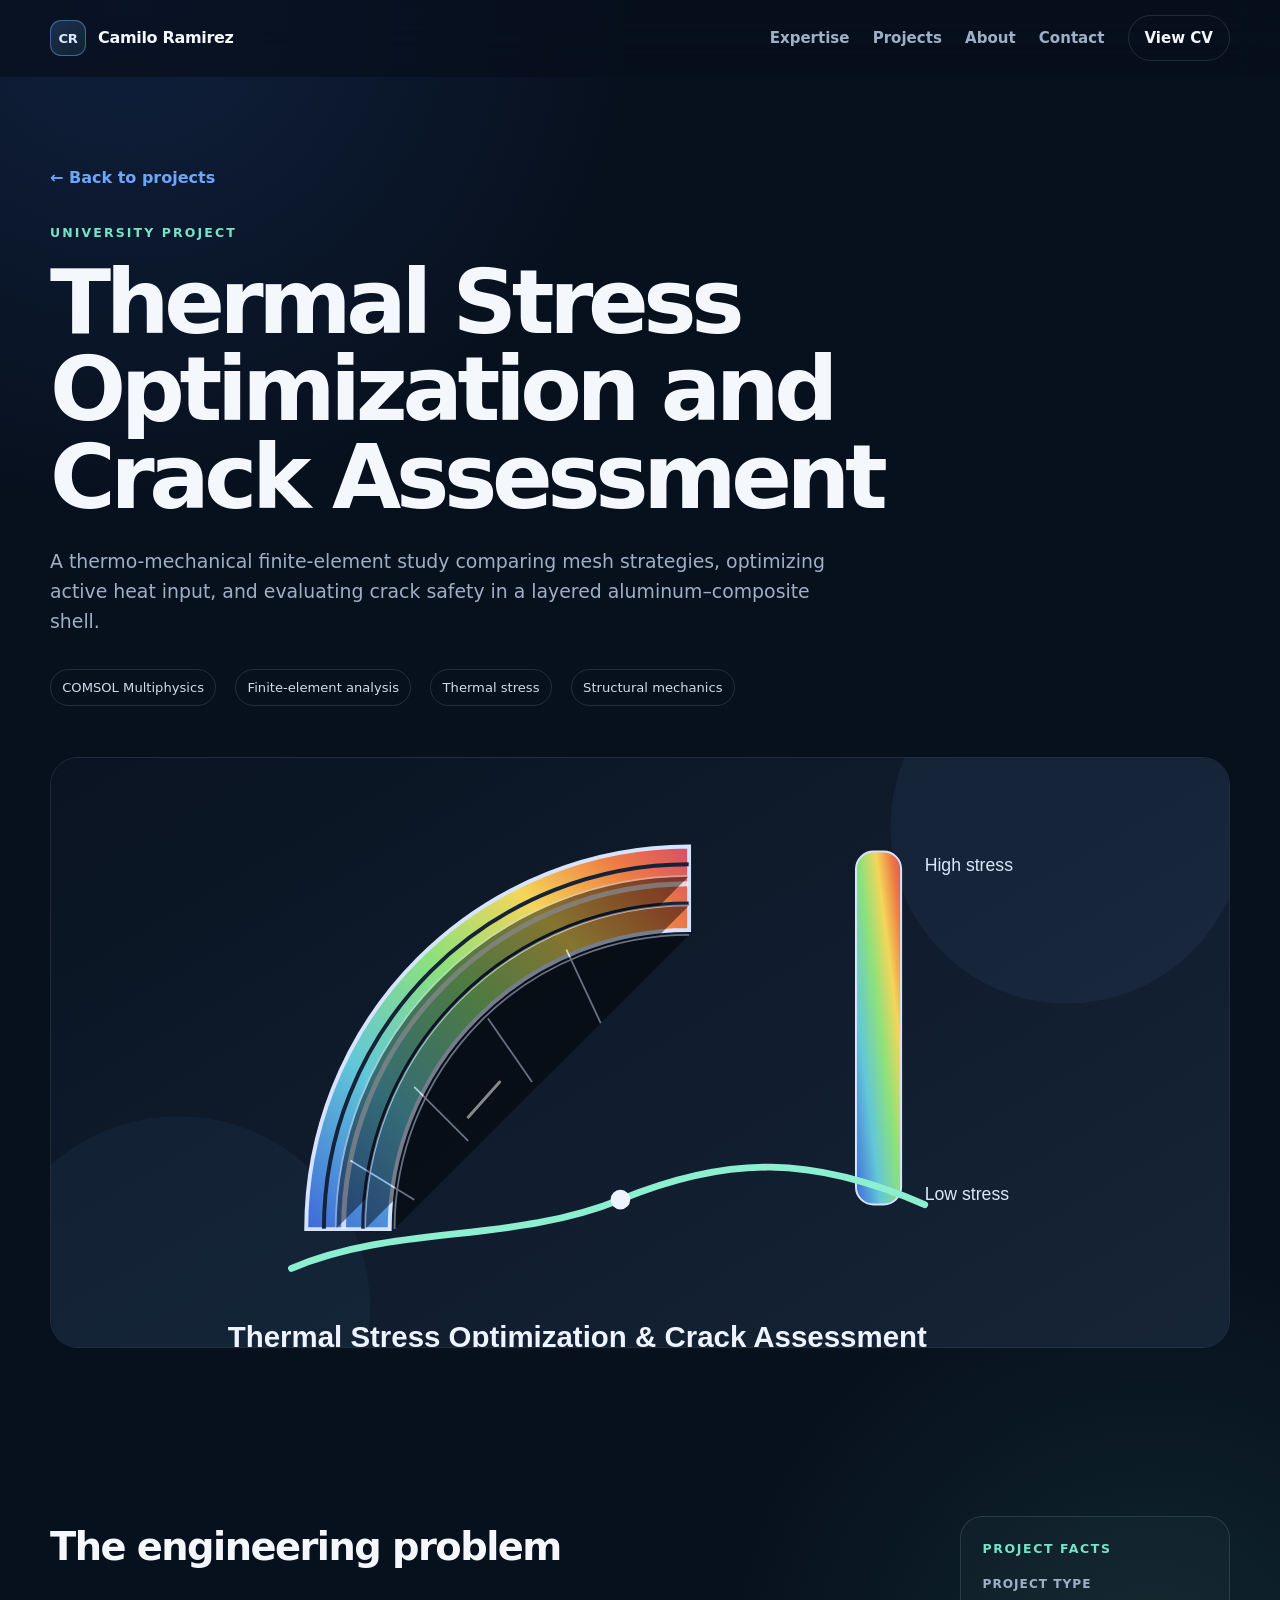
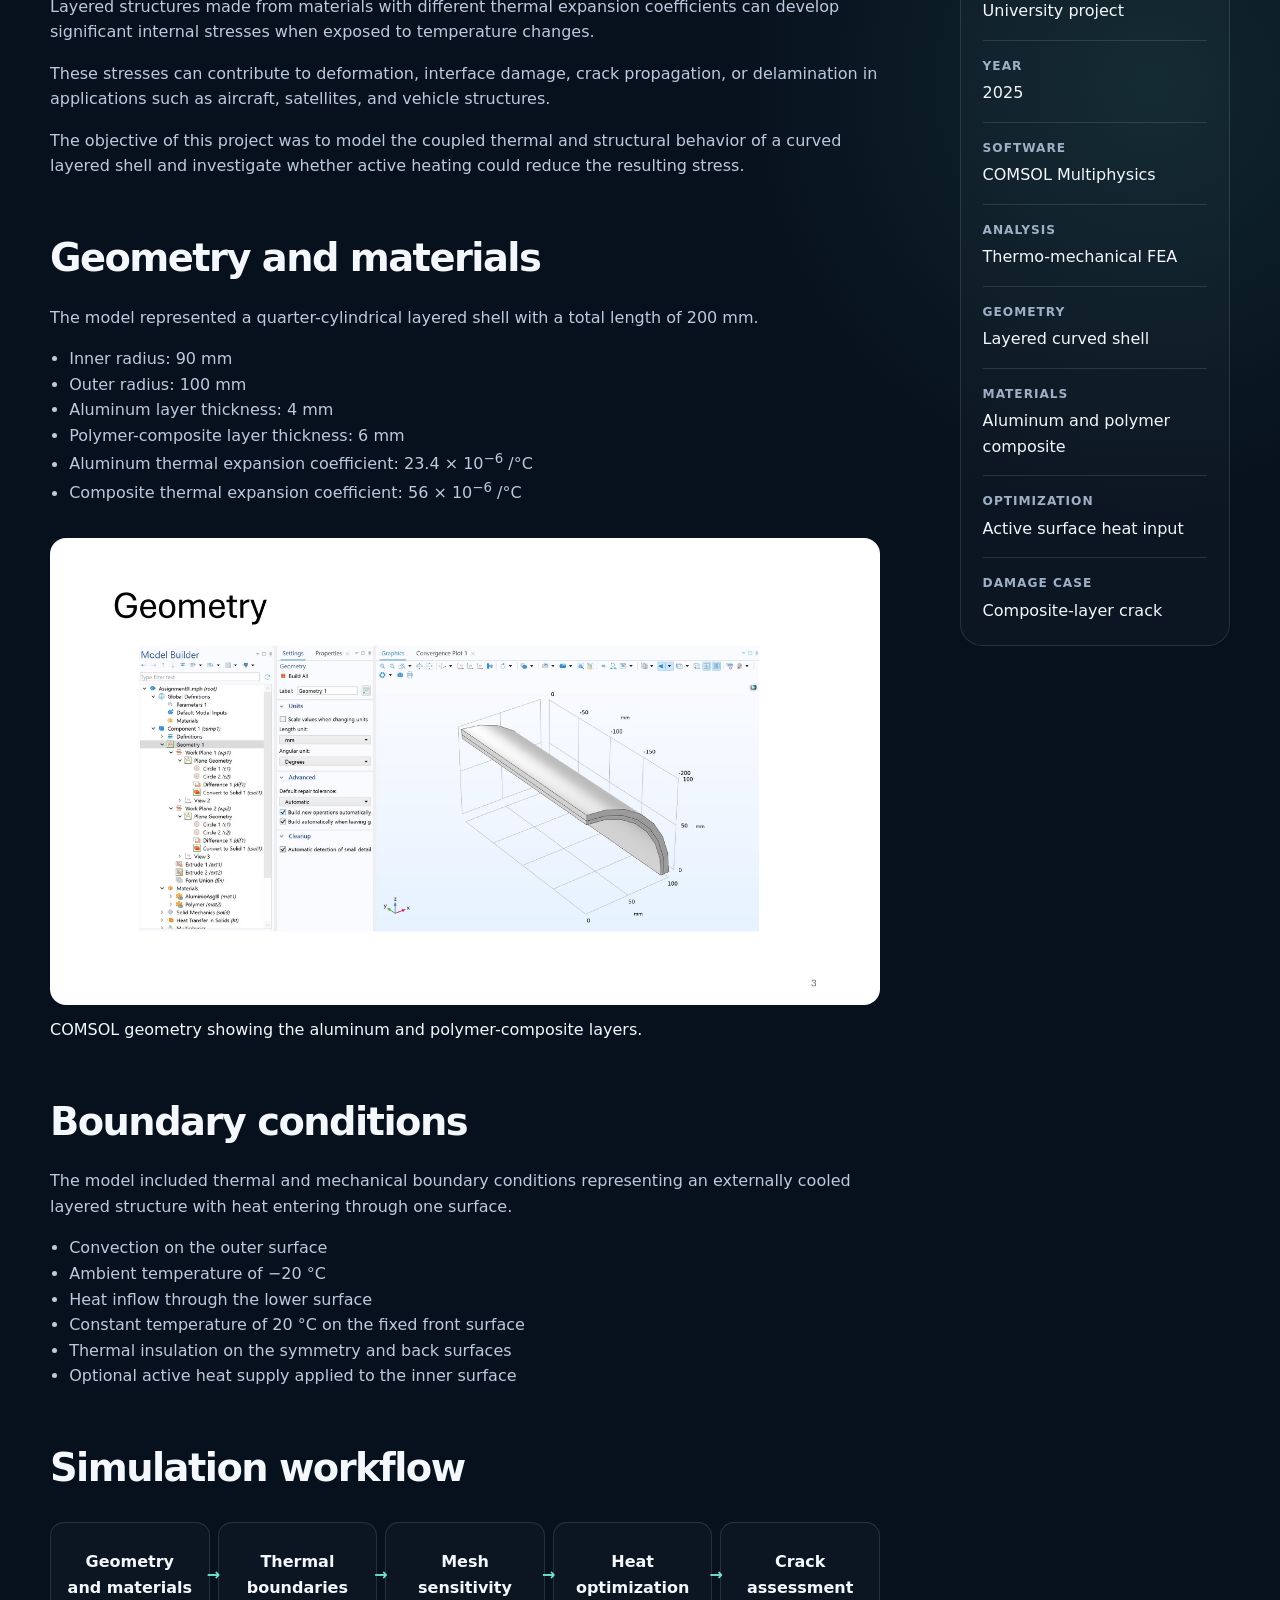
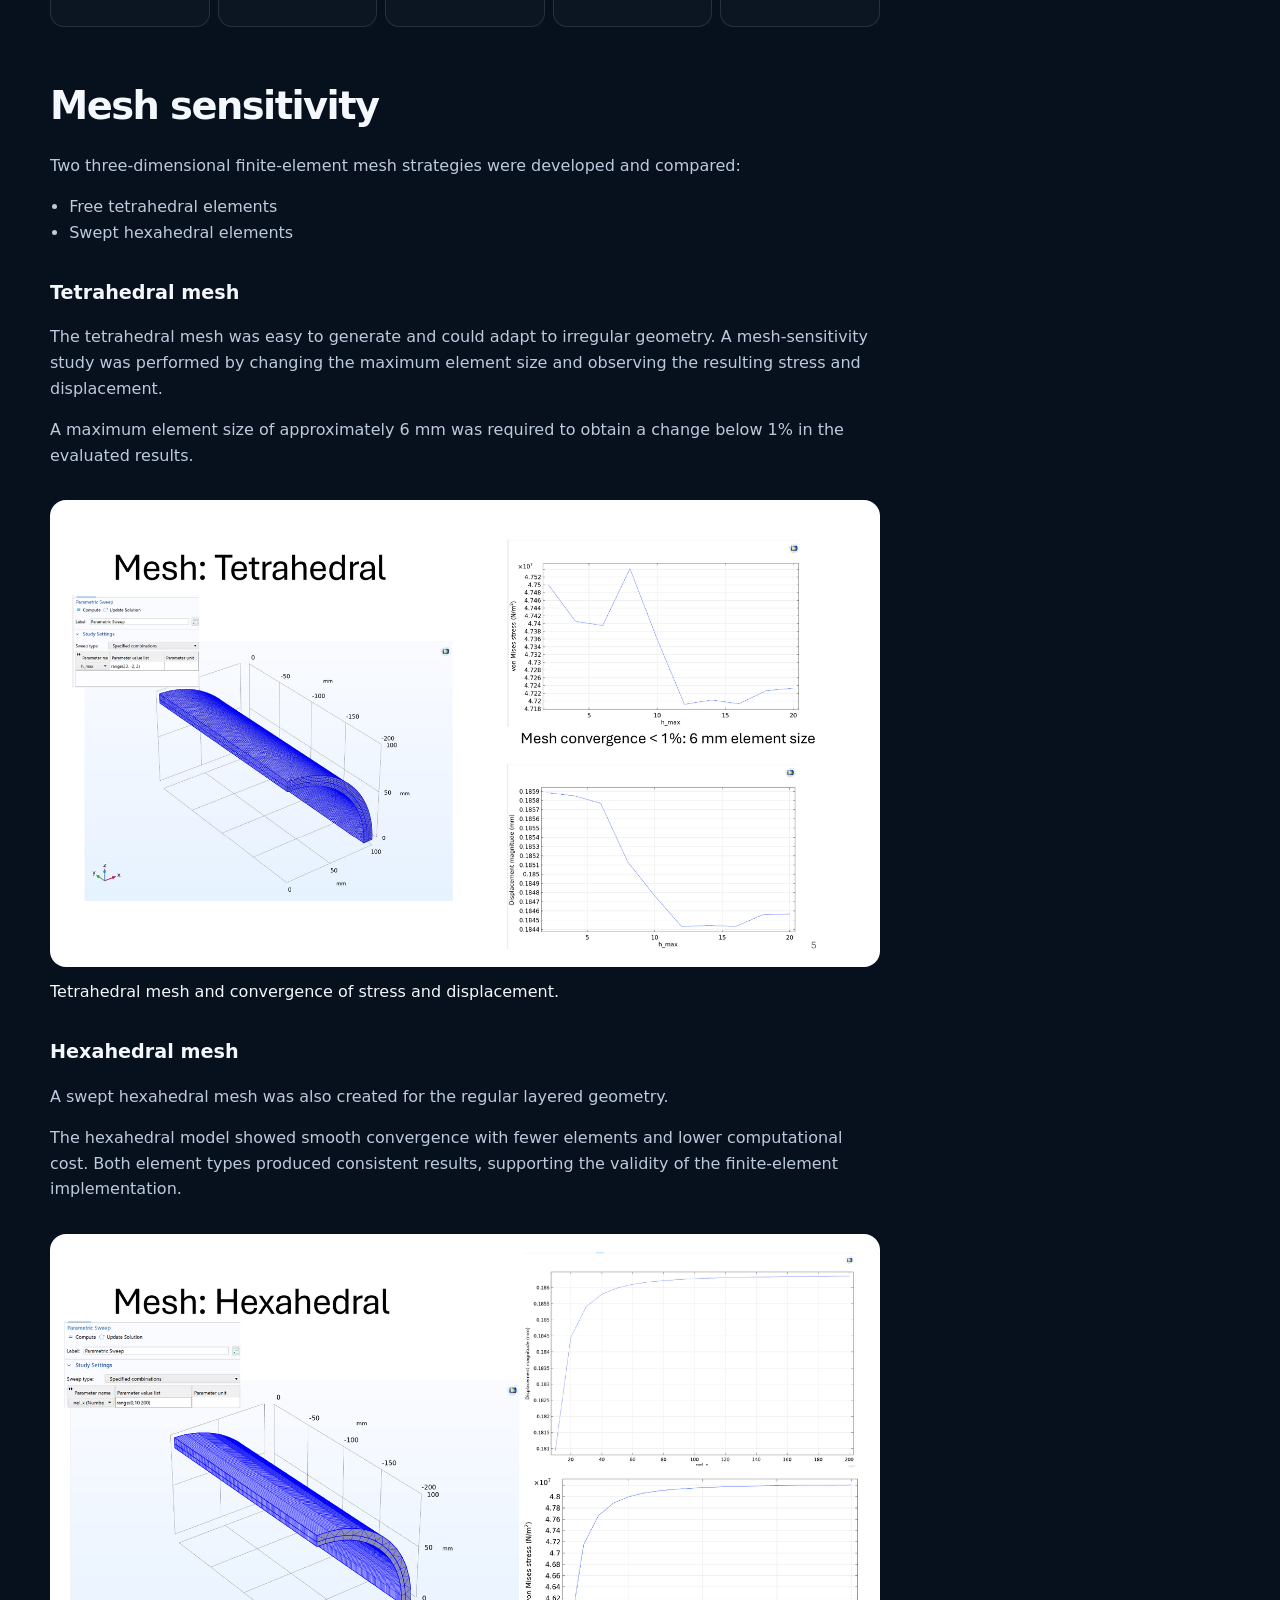
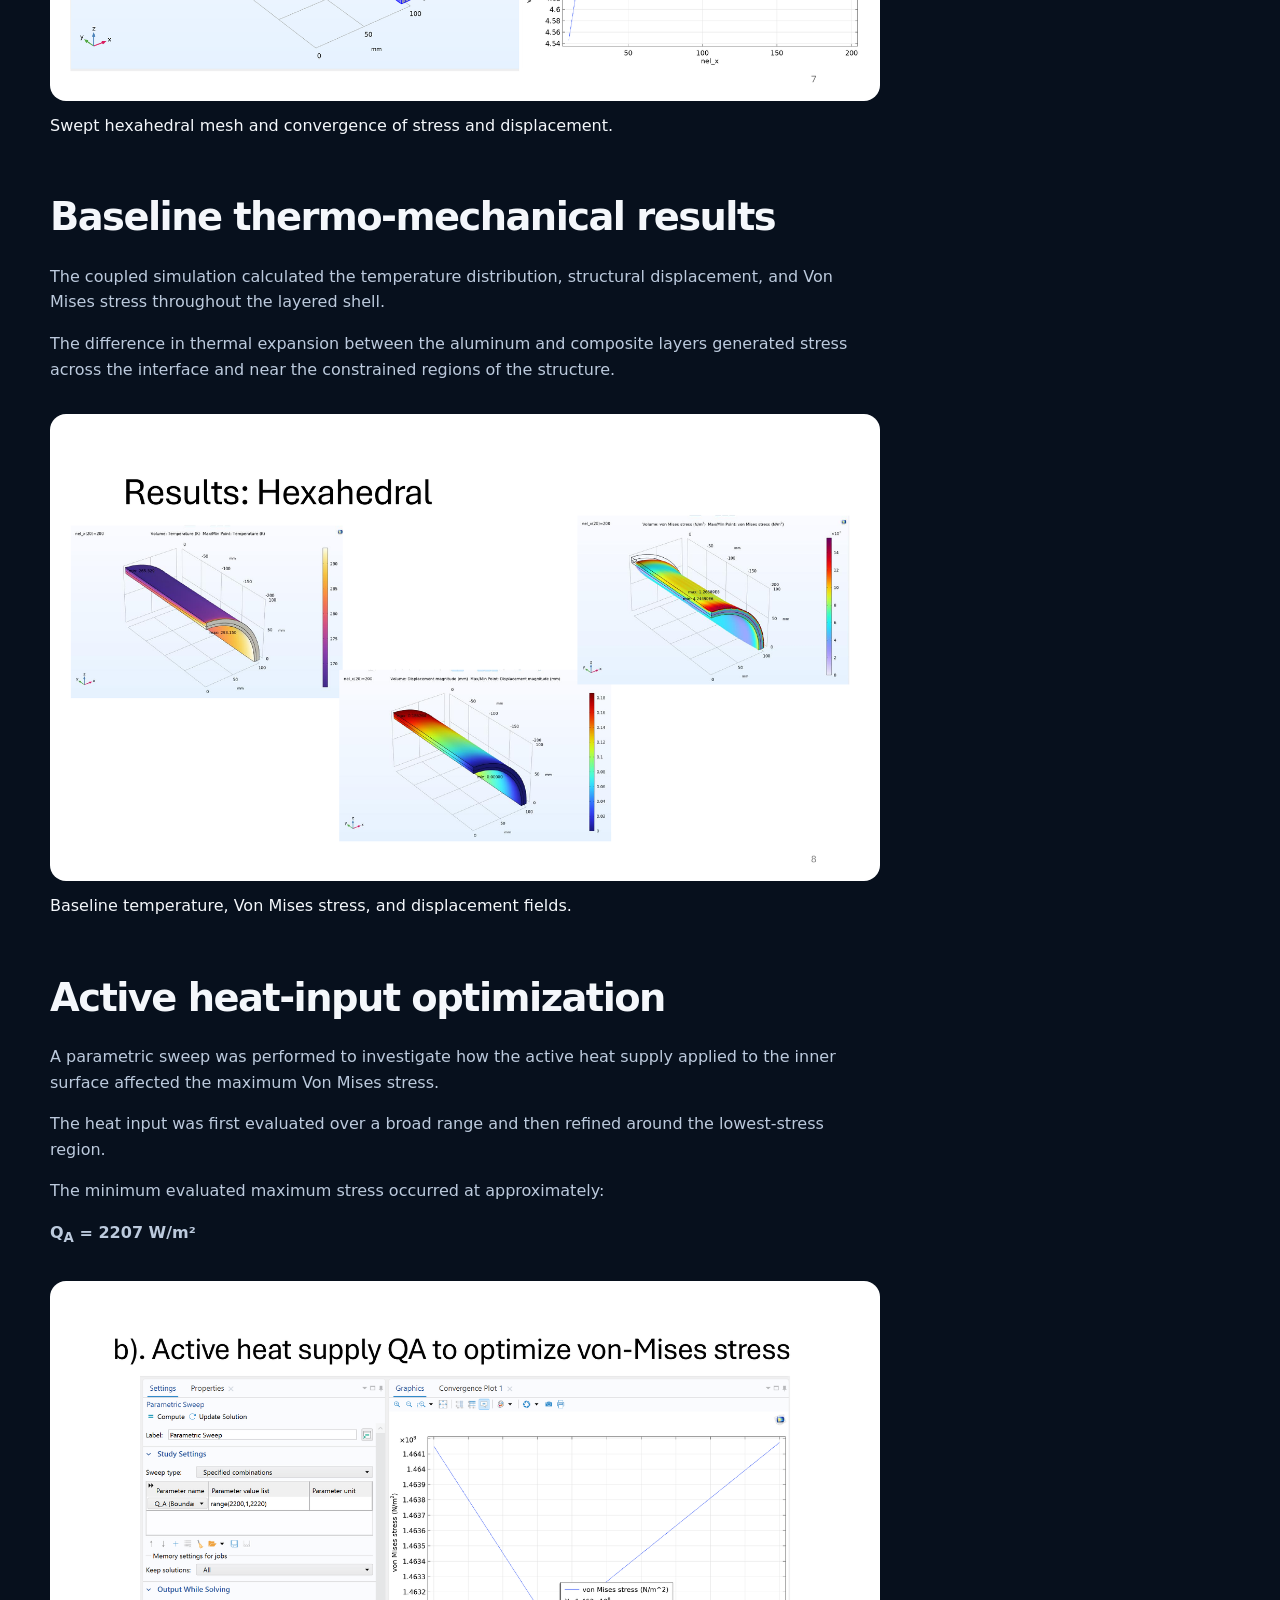
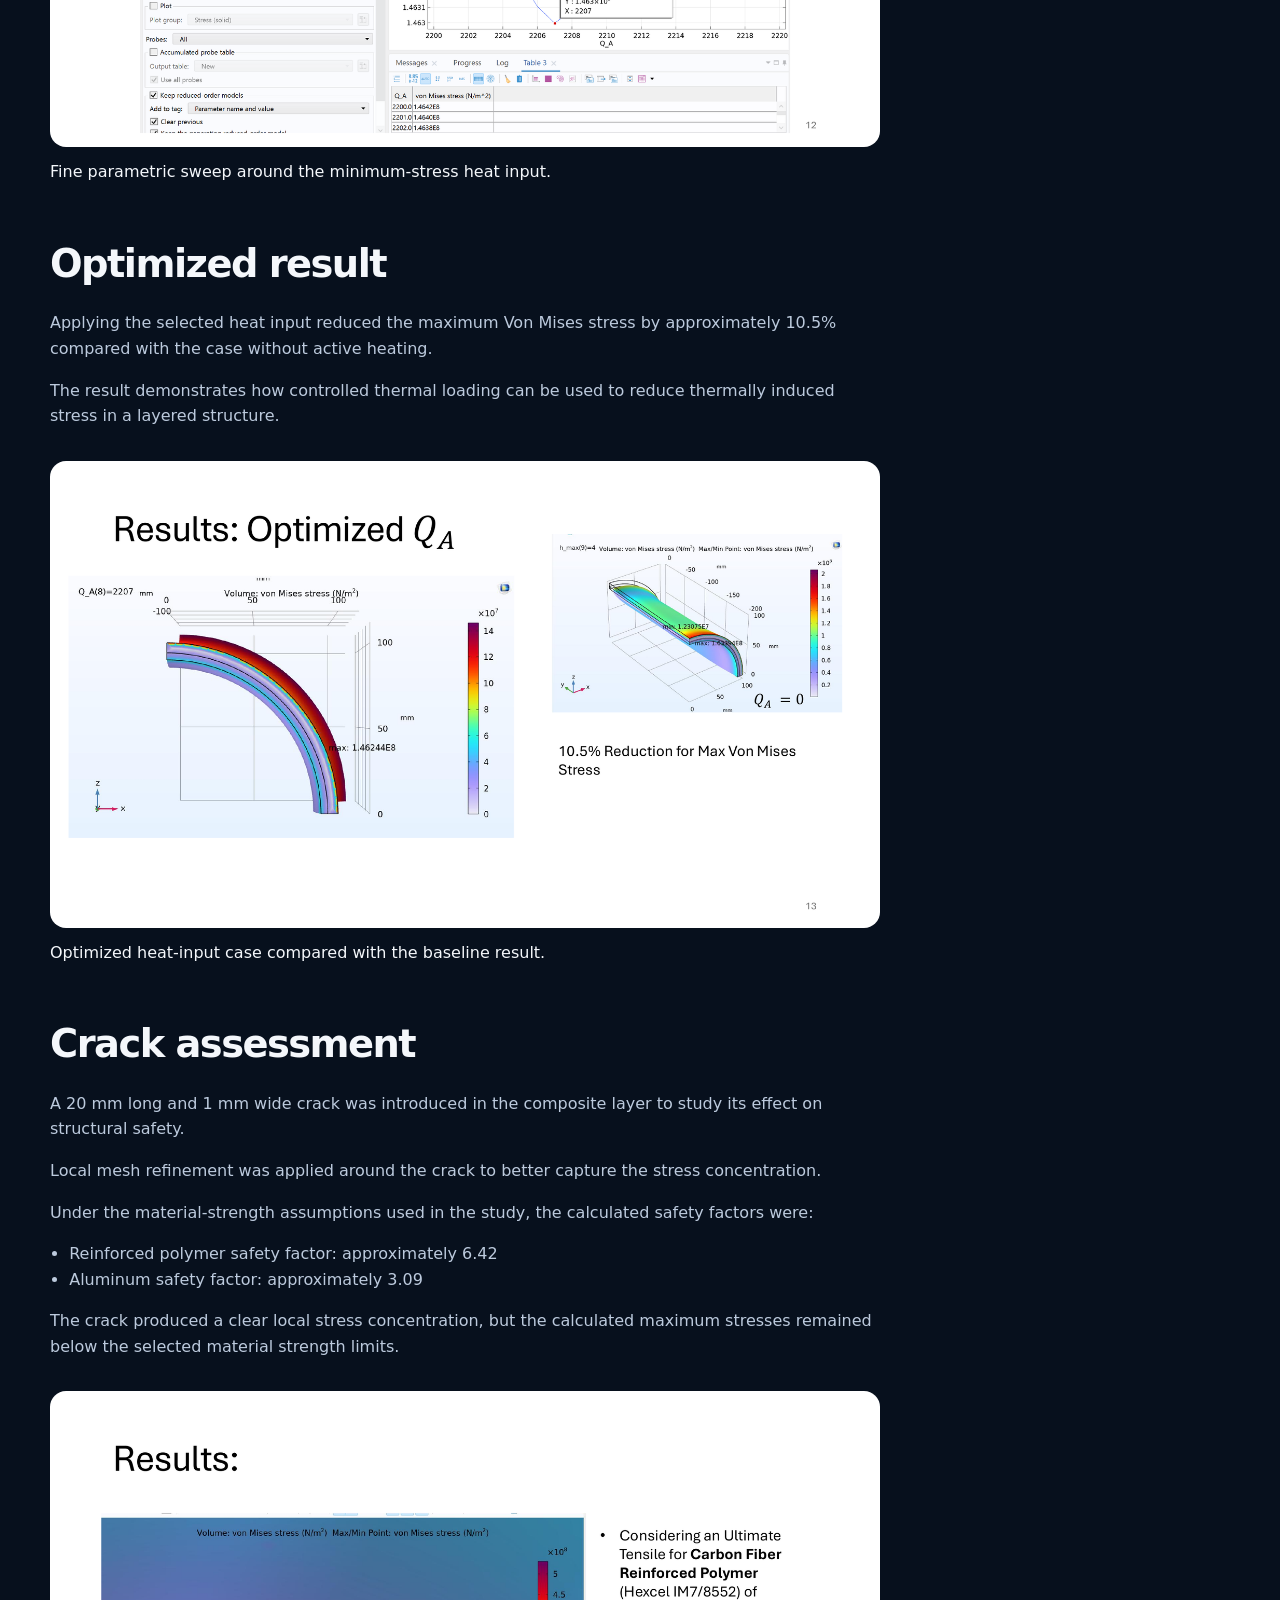
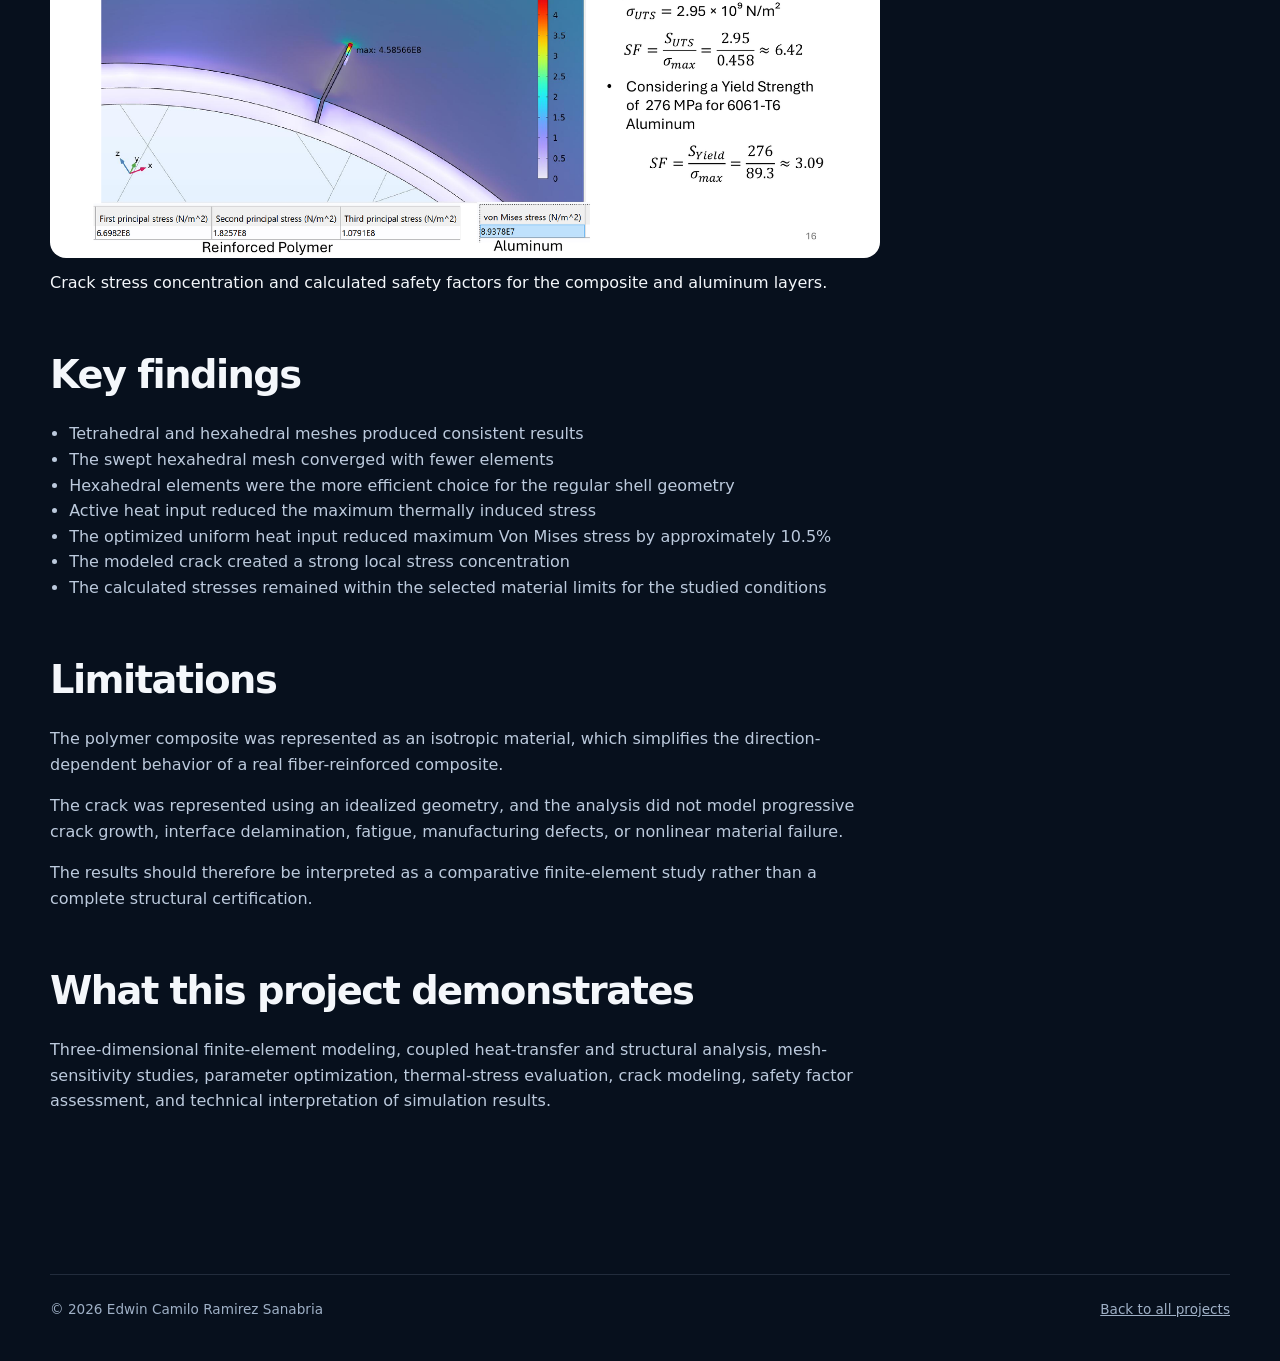
<file: projects/thermal-stress-layered-shell.html>
<!DOCTYPE html>
<html lang="en">
<head>
  <meta charset="utf-8" />

  <meta
    name="viewport"
    content="width=device-width, initial-scale=1"
  />

  <meta
    name="description"
    content="A COMSOL Multiphysics finite-element study of thermal stress optimization, mesh sensitivity, and crack safety in a layered aluminum-composite shell."
  />

  <meta name="theme-color" content="#08111f" />

  <title>
    Thermal Stress Optimization and Crack Assessment | Camilo Ramirez
  </title>

  <link
    rel="icon"
    href="../assets/images/favicon.svg"
    type="image/svg+xml"
  />

  <link
    rel="stylesheet"
    href="../assets/css/styles.css"
  />
</head>

<body class="project-page">

  <a class="skip-link" href="#case-content">
    Skip to content
  </a>

  <header class="site-header">
    <div class="container nav-wrap">

      <a
        class="brand"
        href="../index.html"
        aria-label="Camilo Ramirez home"
      >
        <span class="brand-mark">CR</span>
        <span class="brand-text">Camilo Ramirez</span>
      </a>

      <button
        class="nav-toggle"
        type="button"
        aria-expanded="false"
        aria-controls="site-nav"
      >
        <span class="sr-only">Toggle navigation</span>
        <span></span>
        <span></span>
        <span></span>
      </button>

      <nav
        id="site-nav"
        class="site-nav"
        aria-label="Primary navigation"
      >
        <a href="../index.html#expertise">Expertise</a>
        <a href="../index.html#projects">Projects</a>
        <a href="../index.html#about">About</a>
        <a href="../index.html#contact">Contact</a>
        <a class="nav-cta" href="../cv/">View CV</a>
      </nav>

    </div>
  </header>


  <main id="case-content">

    <section class="case-hero">
      <div class="container">

        <a
          class="case-back"
          href="../index.html#projects"
        >
          ← Back to projects
        </a>

        <p class="eyebrow">
          University project
        </p>

        <h1 class="case-title">
          Thermal Stress Optimization and Crack Assessment
        </h1>

        <p class="case-lead">
          A thermo-mechanical finite-element study comparing mesh strategies,
          optimizing active heat input, and evaluating crack safety in a
          layered aluminum–composite shell.
        </p>

        <div class="case-meta">
          <span>COMSOL Multiphysics</span>
          <span>Finite-element analysis</span>
          <span>Thermal stress</span>
          <span>Structural mechanics</span>
        </div>

        <div class="case-visual">
          <img
            src="../assets/images/project-thermal-stress.svg"
            alt="Finite-element visualization of thermal stress in a layered curved shell"
          />
        </div>

      </div>
    </section>


    <section class="section-shell">
      <div class="container case-layout">

        <article class="case-content">

          <h2>The engineering problem</h2>

          <p>
            Layered structures made from materials with different thermal
            expansion coefficients can develop significant internal stresses
            when exposed to temperature changes.
          </p>

          <p>
            These stresses can contribute to deformation, interface damage,
            crack propagation, or delamination in applications such as
            aircraft, satellites, and vehicle structures.
          </p>

          <p>
            The objective of this project was to model the coupled thermal and
            structural behavior of a curved layered shell and investigate
            whether active heating could reduce the resulting stress.
          </p>


          <h2>Geometry and materials</h2>

          <p>
            The model represented a quarter-cylindrical layered shell with a
            total length of 200 mm.
          </p>

          <ul>
            <li>
              Inner radius: 90 mm
            </li>

            <li>
              Outer radius: 100 mm
            </li>

            <li>
              Aluminum layer thickness: 4 mm
            </li>

            <li>
              Polymer-composite layer thickness: 6 mm
            </li>

            <li>
              Aluminum thermal expansion coefficient:
              23.4 × 10<sup>−6</sup> /°C
            </li>

            <li>
              Composite thermal expansion coefficient:
              56 × 10<sup>−6</sup> /°C
            </li>
          </ul>

          <figure style="margin: 2rem 0;">
            <img
              src="../assets/images/projects/thermal-stress/thermal-shell-geometry.png"
              alt="COMSOL geometry of the layered quarter-cylindrical shell"
              loading="lazy"
              style="
                width: 100%;
                display: block;
                border-radius: 1rem;
              "
            />

            <figcaption style="margin-top: 0.75rem;">
              COMSOL geometry showing the aluminum and polymer-composite
              layers.
            </figcaption>
          </figure>


          <h2>Boundary conditions</h2>

          <p>
            The model included thermal and mechanical boundary conditions
            representing an externally cooled layered structure with heat
            entering through one surface.
          </p>

          <ul>
            <li>
              Convection on the outer surface
            </li>

            <li>
              Ambient temperature of −20 °C
            </li>

            <li>
              Heat inflow through the lower surface
            </li>

            <li>
              Constant temperature of 20 °C on the fixed front surface
            </li>

            <li>
              Thermal insulation on the symmetry and back surfaces
            </li>

            <li>
              Optional active heat supply applied to the inner surface
            </li>
          </ul>


          <h2>Simulation workflow</h2>

          <div
            class="architecture-flow"
            aria-label="Thermo-mechanical finite-element workflow"
          >
            <div class="flow-step">Geometry and materials</div>
            <div class="flow-step">Thermal boundaries</div>
            <div class="flow-step">Mesh sensitivity</div>
            <div class="flow-step">Heat optimization</div>
            <div class="flow-step">Crack assessment</div>
          </div>


          <h2>Mesh sensitivity</h2>

          <p>
            Two three-dimensional finite-element mesh strategies were
            developed and compared:
          </p>

          <ul>
            <li>
              Free tetrahedral elements
            </li>

            <li>
              Swept hexahedral elements
            </li>
          </ul>


          <h3>Tetrahedral mesh</h3>

          <p>
            The tetrahedral mesh was easy to generate and could adapt to
            irregular geometry. A mesh-sensitivity study was performed by
            changing the maximum element size and observing the resulting
            stress and displacement.
          </p>

          <p>
            A maximum element size of approximately 6 mm was required to obtain
            a change below 1% in the evaluated results.
          </p>

          <figure style="margin: 2rem 0;">
            <img
              src="../assets/images/projects/thermal-stress/tetrahedral-mesh-convergence.png"
              alt="Tetrahedral mesh and convergence results"
              loading="lazy"
              style="
                width: 100%;
                display: block;
                border-radius: 1rem;
              "
            />

            <figcaption style="margin-top: 0.75rem;">
              Tetrahedral mesh and convergence of stress and displacement.
            </figcaption>
          </figure>


          <h3>Hexahedral mesh</h3>

          <p>
            A swept hexahedral mesh was also created for the regular layered
            geometry.
          </p>

          <p>
            The hexahedral model showed smooth convergence with fewer elements
            and lower computational cost. Both element types produced
            consistent results, supporting the validity of the finite-element
            implementation.
          </p>

          <figure style="margin: 2rem 0;">
            <img
              src="../assets/images/projects/thermal-stress/hexahedral-mesh-convergence.png"
              alt="Swept hexahedral mesh and convergence results"
              loading="lazy"
              style="
                width: 100%;
                display: block;
                border-radius: 1rem;
              "
            />

            <figcaption style="margin-top: 0.75rem;">
              Swept hexahedral mesh and convergence of stress and displacement.
            </figcaption>
          </figure>


          <h2>Baseline thermo-mechanical results</h2>

          <p>
            The coupled simulation calculated the temperature distribution,
            structural displacement, and Von Mises stress throughout the
            layered shell.
          </p>

          <p>
            The difference in thermal expansion between the aluminum and
            composite layers generated stress across the interface and near the
            constrained regions of the structure.
          </p>

          <figure style="margin: 2rem 0;">
            <img
              src="../assets/images/projects/thermal-stress/baseline-thermal-results.png"
              alt="Baseline temperature, Von Mises stress, and displacement results"
              loading="lazy"
              style="
                width: 100%;
                display: block;
                border-radius: 1rem;
              "
            />

            <figcaption style="margin-top: 0.75rem;">
              Baseline temperature, Von Mises stress, and displacement fields.
            </figcaption>
          </figure>


          <h2>Active heat-input optimization</h2>

          <p>
            A parametric sweep was performed to investigate how the active heat
            supply applied to the inner surface affected the maximum Von Mises
            stress.
          </p>

          <p>
            The heat input was first evaluated over a broad range and then
            refined around the lowest-stress region.
          </p>

          <p>
            The minimum evaluated maximum stress occurred at approximately:
          </p>

          <p>
            <strong>
              Q<sub>A</sub> = 2207 W/m²
            </strong>
          </p>

          <figure style="margin: 2rem 0;">
            <img
              src="../assets/images/projects/thermal-stress/heat-input-optimization.png"
              alt="Parametric sweep used to identify the active heat input that minimized Von Mises stress"
              loading="lazy"
              style="
                width: 100%;
                display: block;
                border-radius: 1rem;
              "
            />

            <figcaption style="margin-top: 0.75rem;">
              Fine parametric sweep around the minimum-stress heat input.
            </figcaption>
          </figure>


          <h2>Optimized result</h2>

          <p>
            Applying the selected heat input reduced the maximum Von Mises
            stress by approximately 10.5% compared with the case without active
            heating.
          </p>

          <p>
            The result demonstrates how controlled thermal loading can be used
            to reduce thermally induced stress in a layered structure.
          </p>

          <figure style="margin: 2rem 0;">
            <img
              src="../assets/images/projects/thermal-stress/optimized-thermal-stress.png"
              alt="Comparison of optimized and baseline thermal stress results"
              loading="lazy"
              style="
                width: 100%;
                display: block;
                border-radius: 1rem;
              "
            />

            <figcaption style="margin-top: 0.75rem;">
              Optimized heat-input case compared with the baseline result.
            </figcaption>
          </figure>


          <h2>Crack assessment</h2>

          <p>
            A 20 mm long and 1 mm wide crack was introduced in the composite
            layer to study its effect on structural safety.
          </p>

          <p>
            Local mesh refinement was applied around the crack to better
            capture the stress concentration.
          </p>

          <p>
            Under the material-strength assumptions used in the study, the
            calculated safety factors were:
          </p>

          <ul>
            <li>
              Reinforced polymer safety factor: approximately 6.42
            </li>

            <li>
              Aluminum safety factor: approximately 3.09
            </li>
          </ul>

          <p>
            The crack produced a clear local stress concentration, but the
            calculated maximum stresses remained below the selected material
            strength limits.
          </p>

          <figure style="margin: 2rem 0;">
            <img
              src="../assets/images/projects/thermal-stress/crack-stress-analysis.png"
              alt="Finite-element crack stress concentration and calculated safety factors"
              loading="lazy"
              style="
                width: 100%;
                display: block;
                border-radius: 1rem;
              "
            />

            <figcaption style="margin-top: 0.75rem;">
              Crack stress concentration and calculated safety factors for the
              composite and aluminum layers.
            </figcaption>
          </figure>


          <h2>Key findings</h2>

          <ul>
            <li>
              Tetrahedral and hexahedral meshes produced consistent results
            </li>

            <li>
              The swept hexahedral mesh converged with fewer elements
            </li>

            <li>
              Hexahedral elements were the more efficient choice for the
              regular shell geometry
            </li>

            <li>
              Active heat input reduced the maximum thermally induced stress
            </li>

            <li>
              The optimized uniform heat input reduced maximum Von Mises stress
              by approximately 10.5%
            </li>

            <li>
              The modeled crack created a strong local stress concentration
            </li>

            <li>
              The calculated stresses remained within the selected material
              limits for the studied conditions
            </li>
          </ul>


          <h2>Limitations</h2>

          <p>
            The polymer composite was represented as an isotropic material,
            which simplifies the direction-dependent behavior of a real
            fiber-reinforced composite.
          </p>

          <p>
            The crack was represented using an idealized geometry, and the
            analysis did not model progressive crack growth, interface
            delamination, fatigue, manufacturing defects, or nonlinear material
            failure.
          </p>

          <p>
            The results should therefore be interpreted as a comparative
            finite-element study rather than a complete structural
            certification.
          </p>


          <h2>What this project demonstrates</h2>

          <p>
            Three-dimensional finite-element modeling, coupled heat-transfer
            and structural analysis, mesh-sensitivity studies, parameter
            optimization, thermal-stress evaluation, crack modeling, safety
            factor assessment, and technical interpretation of simulation
            results.
          </p>

        </article>


        <aside
          class="case-sidebar"
          aria-label="Project information"
        >

          <h2>Project facts</h2>

          <dl class="case-facts">

            <div>
              <dt>Project type</dt>
              <dd>University project</dd>
            </div>

            <div>
              <dt>Year</dt>
              <dd>2025</dd>
            </div>

            <div>
              <dt>Software</dt>
              <dd>COMSOL Multiphysics</dd>
            </div>

            <div>
              <dt>Analysis</dt>
              <dd>Thermo-mechanical FEA</dd>
            </div>

            <div>
              <dt>Geometry</dt>
              <dd>Layered curved shell</dd>
            </div>

            <div>
              <dt>Materials</dt>
              <dd>Aluminum and polymer composite</dd>
            </div>

            <div>
              <dt>Optimization</dt>
              <dd>Active surface heat input</dd>
            </div>

            <div>
              <dt>Damage case</dt>
              <dd>Composite-layer crack</dd>
            </div>

          </dl>

        </aside>

      </div>
    </section>

  </main>


  <footer class="site-footer">
    <div class="container footer-row">

      <p>
        © <span id="current-year"></span>
        Edwin Camilo Ramirez Sanabria
      </p>

      <p>
        <a href="../index.html#projects">
          Back to all projects
        </a>
      </p>

    </div>
  </footer>


  <script
    defer
    src="../assets/js/main.js"
  ></script>

</body>
</html>
</file>
<file: assets/css/styles.css>
:root {
  color-scheme: dark;
  --bg: #07101d;
  --bg-deep: #030812;
  --panel: #0d1828;
  --panel-2: #111f32;
  --text: #f4f7fb;
  --muted: #9fb0c6;
  --line: rgba(173, 194, 222, 0.16);
  --accent: #6ca7ff;
  --accent-2: #72e6c7;
  --accent-3: #d9a7ff;
  --warning: #ffca7a;
  --max-width: 1180px;
  --radius: 22px;
  --shadow: 0 24px 80px rgba(0, 0, 0, 0.28);
}

* { box-sizing: border-box; }
html { scroll-behavior: smooth; }
body {
  margin: 0;
  min-width: 320px;
  background:
    radial-gradient(circle at 10% 0%, rgba(69, 126, 255, 0.14), transparent 32rem),
    radial-gradient(circle at 90% 18%, rgba(91, 232, 195, 0.10), transparent 28rem),
    var(--bg);
  color: var(--text);
  font-family: Inter, ui-sans-serif, system-ui, -apple-system, BlinkMacSystemFont, "Segoe UI", sans-serif;
  line-height: 1.6;
  text-rendering: optimizeLegibility;
}

img { max-width: 100%; display: block; }
a { color: inherit; }
button, input, textarea { font: inherit; }
button { color: inherit; }

.sr-only {
  position: absolute;
  width: 1px;
  height: 1px;
  padding: 0;
  margin: -1px;
  overflow: hidden;
  clip: rect(0, 0, 0, 0);
  white-space: nowrap;
  border: 0;
}

.skip-link {
  position: fixed;
  top: 1rem;
  left: 1rem;
  z-index: 1000;
  transform: translateY(-200%);
  padding: 0.7rem 1rem;
  border-radius: 999px;
  background: var(--text);
  color: var(--bg);
  text-decoration: none;
}
.skip-link:focus { transform: translateY(0); }

.container {
  width: min(calc(100% - 2.5rem), var(--max-width));
  margin-inline: auto;
}

.site-header {
  position: sticky;
  top: 0;
  z-index: 100;
  border-bottom: 1px solid transparent;
  background: rgba(7, 16, 29, 0.74);
  backdrop-filter: blur(18px);
  transition: border-color 180ms ease, background 180ms ease;
}
.site-header.scrolled { border-color: var(--line); background: rgba(7, 16, 29, 0.93); }
.nav-wrap { min-height: 76px; display: flex; align-items: center; justify-content: space-between; gap: 2rem; }
.brand { display: inline-flex; align-items: center; gap: 0.75rem; text-decoration: none; font-weight: 750; letter-spacing: -0.02em; }
.brand-mark {
  width: 2.25rem;
  aspect-ratio: 1;
  display: grid;
  place-items: center;
  border: 1px solid rgba(108, 167, 255, 0.48);
  border-radius: 0.7rem;
  background: linear-gradient(145deg, rgba(108, 167, 255, 0.20), rgba(114, 230, 199, 0.08));
  color: #dbe9ff;
  font-size: 0.82rem;
}
.site-nav { display: flex; align-items: center; gap: 1.45rem; }
.site-nav a { color: var(--muted); text-decoration: none; font-size: 0.94rem; font-weight: 650; transition: color 150ms ease; }
.site-nav a:hover, .site-nav a:focus-visible { color: var(--text); }
.site-nav .nav-cta { padding: 0.64rem 1rem; color: var(--text); border: 1px solid var(--line); border-radius: 999px; }
.nav-toggle { display: none; width: 42px; height: 42px; border: 1px solid var(--line); border-radius: 12px; background: transparent; cursor: pointer; }
.nav-toggle span:not(.sr-only) { display: block; width: 18px; height: 2px; margin: 4px auto; background: currentColor; border-radius: 10px; }

.section-shell { padding: 7rem 0; }
.section-muted { background: linear-gradient(180deg, rgba(255,255,255,0.018), rgba(255,255,255,0.035), rgba(255,255,255,0.018)); border-block: 1px solid var(--line); }
.eyebrow { margin: 0 0 1rem; color: var(--accent-2); font-size: 0.78rem; font-weight: 800; letter-spacing: 0.17em; text-transform: uppercase; }
.section-heading { max-width: 760px; margin-bottom: 2.8rem; }
.section-heading h2 { margin: 0 0 1rem; font-size: clamp(2rem, 4.5vw, 3.5rem); line-height: 1.08; letter-spacing: -0.045em; }
.section-heading > p:last-child { margin: 0; color: var(--muted); font-size: 1.05rem; }

.hero { min-height: calc(100svh - 76px); display: grid; align-items: center; padding-top: 4rem; overflow: hidden; }
.hero-grid { display: grid; grid-template-columns: minmax(0, 1.1fr) minmax(360px, 0.9fr); align-items: center; gap: 5rem; }
.hero h1 { max-width: 880px; margin: 0; font-size: clamp(3.05rem, 7vw, 6.6rem); line-height: 0.98; letter-spacing: -0.064em; }
.hero-lead { max-width: 720px; margin: 1.8rem 0 0; color: var(--muted); font-size: clamp(1.08rem, 2vw, 1.34rem); }
.hero-actions { display: flex; flex-wrap: wrap; gap: 0.85rem; margin-top: 2rem; }
.button {
  display: inline-flex;
  align-items: center;
  justify-content: center;
  min-height: 48px;
  padding: 0.75rem 1.2rem;
  border: 1px solid transparent;
  border-radius: 999px;
  font-weight: 760;
  text-decoration: none;
  transition: transform 160ms ease, border-color 160ms ease, background 160ms ease;
}
.button:hover { transform: translateY(-2px); }
.button-primary { background: linear-gradient(135deg, var(--accent), #8d8cff); color: #06101f; }
.button-secondary { border-color: var(--line); background: rgba(255,255,255,0.035); }
.button-secondary:hover { border-color: rgba(108,167,255,0.6); background: rgba(108,167,255,0.08); }
.hero-meta { display: flex; flex-wrap: wrap; gap: 2rem; list-style: none; margin: 2.5rem 0 0; padding: 0; }
.hero-meta li { display: grid; gap: 0.15rem; }
.hero-meta strong { color: var(--muted); font-size: 0.76rem; letter-spacing: 0.12em; text-transform: uppercase; }
.hero-meta span { font-size: 0.96rem; }

.hero-visual { display: grid; place-items: center; min-height: 520px; }
.system-orbit { position: relative; width: min(100%, 520px); aspect-ratio: 1; }
.orbit-ring { position: absolute; inset: 9%; border: 1px solid rgba(108,167,255,0.22); border-radius: 50%; }
.ring-two { inset: 26%; border-color: rgba(114,230,199,0.22); }
.orbit-core {
  position: absolute;
  inset: 35%;
  z-index: 4;
  display: grid;
  place-content: center;
  text-align: center;
  border: 1px solid rgba(255,255,255,0.16);
  border-radius: 50%;
  background: radial-gradient(circle at 35% 25%, rgba(108,167,255,0.34), rgba(12,27,47,0.95) 62%);
  box-shadow: 0 25px 90px rgba(34,90,180,0.28), inset 0 0 55px rgba(114,230,199,0.08);
}
.orbit-core span { color: var(--accent-2); font-size: 0.64rem; font-weight: 800; letter-spacing: 0.15em; }
.orbit-core strong { font-size: 1.55rem; letter-spacing: -0.04em; }
.orbit-node {
  position: absolute;
  z-index: 5;
  border: 1px solid rgba(255,255,255,0.14);
  border-radius: 999px;
  background: rgba(13,24,40,0.9);
  box-shadow: 0 16px 40px rgba(0,0,0,0.24);
  padding: 0.62rem 0.9rem;
  cursor: pointer;
  font-weight: 750;
  transition: transform 160ms ease, border-color 160ms ease, background 160ms ease;
}
.orbit-node:hover { transform: translateY(-3px) scale(1.02); border-color: var(--accent); background: #13243a; }
.node-robotics { left: 4%; top: 20%; }
.node-data { right: 4%; top: 19%; }
.node-ml { right: 0; bottom: 25%; }
.node-control { left: 5%; bottom: 15%; }
.node-mechanical { left: 50%; top: 2%; transform: translateX(-50%); }
.node-mechanical:hover { transform: translateX(-50%) translateY(-3px) scale(1.02); }
.system-orbit::before, .system-orbit::after {
  content: "";
  position: absolute;
  inset: 2%;
  border-radius: 50%;
  background: conic-gradient(from 90deg, transparent 0 30%, rgba(108,167,255,0.12), transparent 48% 70%, rgba(114,230,199,0.09), transparent 88%);
  filter: blur(1px);
  animation: rotate 24s linear infinite;
}
.system-orbit::after { inset: 18%; animation-direction: reverse; animation-duration: 19s; }
@keyframes rotate { to { transform: rotate(360deg); } }

.expertise-grid { display: grid; grid-template-columns: repeat(6, 1fr); gap: 1rem; }
.expertise-card {
  grid-column: span 2;
  min-height: 305px;
  padding: 1.65rem;
  text-align: left;
  border: 1px solid var(--line);
  border-radius: var(--radius);
  background: linear-gradient(160deg, rgba(255,255,255,0.045), rgba(255,255,255,0.018));
  cursor: pointer;
  box-shadow: none;
  transition: transform 180ms ease, border-color 180ms ease, background 180ms ease;
}
.expertise-card:nth-child(4), .expertise-card:nth-child(5) { grid-column: span 3; }
.expertise-card:hover { transform: translateY(-5px); border-color: rgba(108,167,255,0.5); background: linear-gradient(160deg, rgba(108,167,255,0.10), rgba(255,255,255,0.02)); }
.card-number { color: var(--accent-2); font-size: 0.75rem; font-weight: 800; letter-spacing: 0.13em; }
.expertise-card h3 { margin: 2rem 0 0.65rem; font-size: 1.45rem; letter-spacing: -0.03em; }
.expertise-card p { margin: 0; color: var(--muted); }
.tool-line { display: block; margin-top: 1.3rem; color: #c8d4e6; font-size: 0.87rem; }
.card-link { display: block; margin-top: 1.45rem; color: var(--accent); font-size: 0.87rem; font-weight: 750; }

.project-heading { max-width: none; display: flex; align-items: end; justify-content: space-between; gap: 2rem; }
.project-count { flex: none; color: var(--muted); font-size: 0.94rem; }
.filter-bar { display: flex; flex-wrap: wrap; gap: 0.65rem; margin-bottom: 2rem; }
.filter-button { padding: 0.58rem 0.9rem; border: 1px solid var(--line); border-radius: 999px; background: rgba(255,255,255,0.025); color: var(--muted); cursor: pointer; font-size: 0.88rem; font-weight: 720; transition: color 150ms ease, background 150ms ease, border-color 150ms ease; }
.filter-button:hover, .filter-button.active { color: #06101f; border-color: transparent; background: var(--accent-2); }
.projects-grid { display: grid; grid-template-columns: repeat(2, minmax(0, 1fr)); gap: 1.3rem; }
.project-card { overflow: hidden; border: 1px solid var(--line); border-radius: var(--radius); background: linear-gradient(160deg, rgba(255,255,255,0.045), rgba(255,255,255,0.018)); box-shadow: 0 15px 45px rgba(0,0,0,0.12); transition: transform 180ms ease, border-color 180ms ease; }
.project-card:hover { transform: translateY(-5px); border-color: rgba(108,167,255,0.48); }
.project-card[hidden] { display: none; }
.project-image { position: relative; display: block; overflow: hidden; aspect-ratio: 16 / 9; background: #0a1729; }
.project-image img { width: 100%; height: 100%; object-fit: cover; transition: transform 400ms ease; }
.project-card:hover .project-image img { transform: scale(1.025); }
.project-status { position: absolute; top: 1rem; right: 1rem; padding: 0.35rem 0.62rem; border-radius: 999px; backdrop-filter: blur(10px); font-size: 0.7rem; font-weight: 820; letter-spacing: 0.05em; text-transform: uppercase; }
.status-featured { background: rgba(114,230,199,0.88); color: #04140f; }
.status-team { background: rgba(217,167,255,0.88); color: #17051f; }
.status-progress { background: rgba(7,16,29,0.82); border: 1px solid var(--line); color: #d5deeb; }
.project-body { padding: 1.55rem; }
.project-kicker { display: flex; justify-content: space-between; gap: 1rem; color: var(--muted); font-size: 0.76rem; font-weight: 720; letter-spacing: 0.05em; text-transform: uppercase; }
.project-card h3 { margin: 1rem 0 0.7rem; font-size: clamp(1.35rem, 2.4vw, 1.8rem); line-height: 1.14; letter-spacing: -0.035em; }
.project-card h3 a { text-decoration: none; }
.project-card p { margin: 0; color: var(--muted); }
.tag-list { display: flex; flex-wrap: wrap; gap: 0.45rem; list-style: none; padding: 0; margin: 1.25rem 0 0; }
.tag-list li { padding: 0.36rem 0.55rem; border: 1px solid var(--line); border-radius: 999px; color: #cbd8ea; background: rgba(255,255,255,0.025); font-size: 0.74rem; }
.project-actions { display: flex; flex-wrap: wrap; gap: 1rem; margin-top: 1.35rem; padding-top: 1.15rem; border-top: 1px solid var(--line); }
.project-actions a { color: var(--accent); font-size: 0.88rem; font-weight: 760; text-decoration: none; }
.project-actions a:hover { color: var(--accent-2); }
.project-card-upcoming { opacity: 0.86; }
.empty-state { margin-top: 2rem; color: var(--muted); text-align: center; }

.about-grid { display: grid; grid-template-columns: 0.8fr 1.2fr; gap: 5rem; align-items: start; }
.about-grid .section-heading { margin: 0; }
.about-copy { max-width: 720px; }
.about-copy p { margin: 0 0 1.2rem; color: #c1cede; font-size: 1.08rem; }
.about-links { display: flex; flex-wrap: wrap; gap: 1.5rem; margin-top: 2rem; }
.about-links a { color: var(--accent); font-weight: 760; text-decoration: none; }
.contact-section { padding-top: 5rem; }
.contact-card { display: flex; align-items: center; justify-content: space-between; gap: 3rem; padding: clamp(2rem, 5vw, 4rem); border: 1px solid rgba(108,167,255,0.28); border-radius: calc(var(--radius) + 8px); background: radial-gradient(circle at 85% 0%, rgba(108,167,255,0.18), transparent 24rem), linear-gradient(145deg, rgba(255,255,255,0.055), rgba(255,255,255,0.018)); box-shadow: var(--shadow); }
.contact-card h2 { margin: 0; font-size: clamp(2rem, 4vw, 3.6rem); line-height: 1.06; letter-spacing: -0.045em; }
.contact-card p:not(.eyebrow) { max-width: 680px; margin-bottom: 0; color: var(--muted); }
.contact-actions { flex: none; display: flex; flex-wrap: wrap; gap: 0.7rem; }
.site-footer { padding: 2rem 0 2.5rem; color: var(--muted); font-size: 0.85rem; }
.footer-row { display: flex; justify-content: space-between; gap: 1rem; border-top: 1px solid var(--line); padding-top: 1.5rem; }
.footer-row p { margin: 0; }

.project-page .site-header { position: relative; }
.case-hero { padding: 5.5rem 0 3.5rem; }
.case-back { display: inline-block; margin-bottom: 2rem; color: var(--accent); font-weight: 760; text-decoration: none; }
.case-title { max-width: 900px; margin: 0; font-size: clamp(2.7rem, 7vw, 6rem); line-height: 0.98; letter-spacing: -0.06em; }
.case-lead { max-width: 780px; margin: 1.5rem 0 0; color: var(--muted); font-size: 1.18rem; }
.case-meta { display: flex; flex-wrap: wrap; gap: 1.2rem; margin-top: 2rem; }
.case-meta span { padding: 0.45rem 0.7rem; border: 1px solid var(--line); border-radius: 999px; color: #d0dbea; font-size: 0.82rem; }
.case-visual { overflow: hidden; margin-top: 3.2rem; border: 1px solid var(--line); border-radius: calc(var(--radius) + 6px); }
.case-visual img { width: 100%; aspect-ratio: 16 / 8; object-fit: cover; }
.case-layout { display: grid; grid-template-columns: minmax(0, 1fr) 270px; gap: 5rem; align-items: start; }
.case-content h2 { margin: 3rem 0 0.85rem; font-size: clamp(1.8rem, 3vw, 2.55rem); letter-spacing: -0.04em; }
.case-content h2:first-child { margin-top: 0; }
.case-content h3 { margin: 2rem 0 0.5rem; font-size: 1.2rem; }
.case-content p, .case-content li { color: #bccadd; }
.case-content ul { padding-left: 1.2rem; }
.case-sidebar { position: sticky; top: 1.5rem; padding: 1.35rem; border: 1px solid var(--line); border-radius: var(--radius); background: rgba(255,255,255,0.025); }
.case-sidebar h2 { margin: 0 0 1rem; font-size: 0.78rem; color: var(--accent-2); letter-spacing: 0.13em; text-transform: uppercase; }
.case-facts { display: grid; gap: 1rem; margin: 0; }
.case-facts div { padding-bottom: 1rem; border-bottom: 1px solid var(--line); }
.case-facts div:last-child { border: 0; padding-bottom: 0; }
.case-facts dt { color: var(--muted); font-size: 0.76rem; font-weight: 750; text-transform: uppercase; letter-spacing: 0.08em; }
.case-facts dd { margin: 0.25rem 0 0; }
.case-sidebar .button { width: 100%; margin-top: 1.25rem; }
.architecture-flow { display: grid; grid-template-columns: repeat(5, 1fr); align-items: stretch; gap: 0.5rem; margin: 1.5rem 0; }
.flow-step { position: relative; display: grid; place-items: center; min-height: 105px; padding: 1rem; border: 1px solid var(--line); border-radius: 14px; background: rgba(255,255,255,0.025); text-align: center; font-weight: 720; }
.flow-step:not(:last-child)::after { content: "→"; position: absolute; right: -0.72rem; z-index: 2; color: var(--accent-2); }
.notice { margin: 1.5rem 0; padding: 1rem 1.1rem; border-left: 3px solid var(--warning); background: rgba(255,202,122,0.08); color: #e5d7bd; }

.reveal { opacity: 0; transform: translateY(18px); transition: opacity 600ms ease, transform 600ms ease; }
.reveal.visible { opacity: 1; transform: translateY(0); }

@media (prefers-reduced-motion: reduce) {
  html { scroll-behavior: auto; }
  *, *::before, *::after { animation-duration: 0.01ms !important; animation-iteration-count: 1 !important; transition-duration: 0.01ms !important; }
  .reveal { opacity: 1; transform: none; }
}

@media (max-width: 960px) {
  .hero-grid { grid-template-columns: 1fr; gap: 2rem; }
  .hero { padding-top: 5rem; }
  .hero-visual { min-height: 430px; }
  .system-orbit { width: min(90vw, 460px); }
  .expertise-card { grid-column: span 3; }
  .expertise-card:nth-child(5) { grid-column: span 6; }
  .about-grid { grid-template-columns: 1fr; gap: 2rem; }
  .case-layout { grid-template-columns: 1fr; }
  .case-sidebar { position: static; }
  .architecture-flow { grid-template-columns: 1fr; }
  .flow-step:not(:last-child)::after { content: "↓"; left: 50%; right: auto; bottom: -1rem; top: auto; }
}

@media (max-width: 760px) {
  .section-shell { padding: 5.2rem 0; }
  .nav-toggle { display: block; }
  .site-nav {
    position: absolute;
    top: calc(100% + 1px);
    left: 0;
    right: 0;
    display: none;
    align-items: stretch;
    flex-direction: column;
    gap: 0;
    padding: 0.8rem 1.25rem 1.25rem;
    border-bottom: 1px solid var(--line);
    background: rgba(7,16,29,0.98);
  }
  .site-nav.open { display: flex; }
  .site-nav a { padding: 0.8rem 0; }
  .site-nav .nav-cta { margin-top: 0.4rem; text-align: center; }
  .hero h1 { font-size: clamp(2.8rem, 14vw, 4.8rem); }
  .hero-meta { gap: 1.2rem; }
  .hero-meta li { min-width: 44%; }
  .hero-visual { min-height: 360px; }
  .orbit-node { font-size: 0.78rem; padding: 0.5rem 0.68rem; }
  .expertise-grid { grid-template-columns: 1fr; }
  .expertise-card, .expertise-card:nth-child(4), .expertise-card:nth-child(5) { grid-column: auto; min-height: auto; }
  .projects-grid { grid-template-columns: 1fr; }
  .project-heading { align-items: flex-start; flex-direction: column; gap: 0.5rem; }
  .contact-card { align-items: flex-start; flex-direction: column; }
  .footer-row { flex-direction: column; }
}

@media (max-width: 480px) {
  .container { width: min(calc(100% - 1.4rem), var(--max-width)); }
  .brand-text { display: none; }
  .hero-actions, .contact-actions { width: 100%; }
  .hero-actions .button, .contact-actions .button { width: 100%; }
  .hero-meta li { min-width: 100%; }
  .system-orbit { transform: scale(0.91); }
  .project-body { padding: 1.25rem; }
}
</file>
